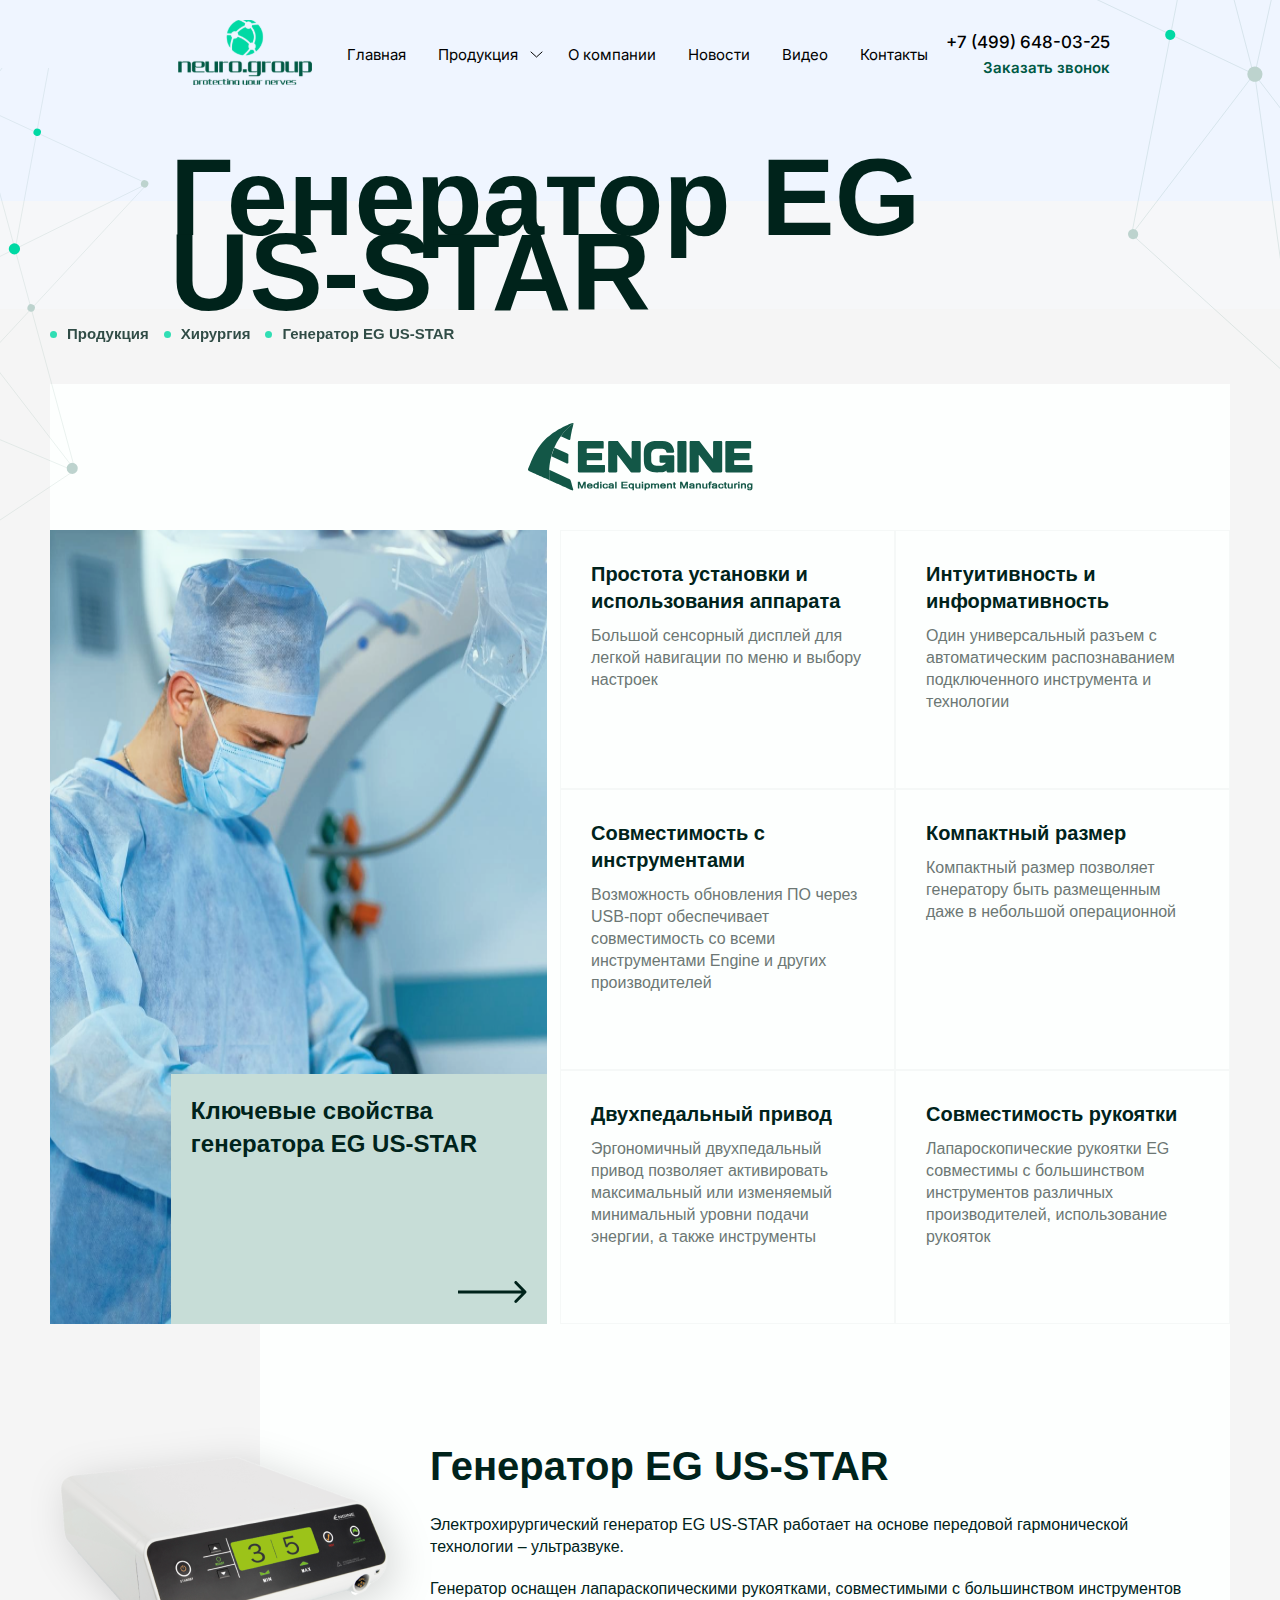
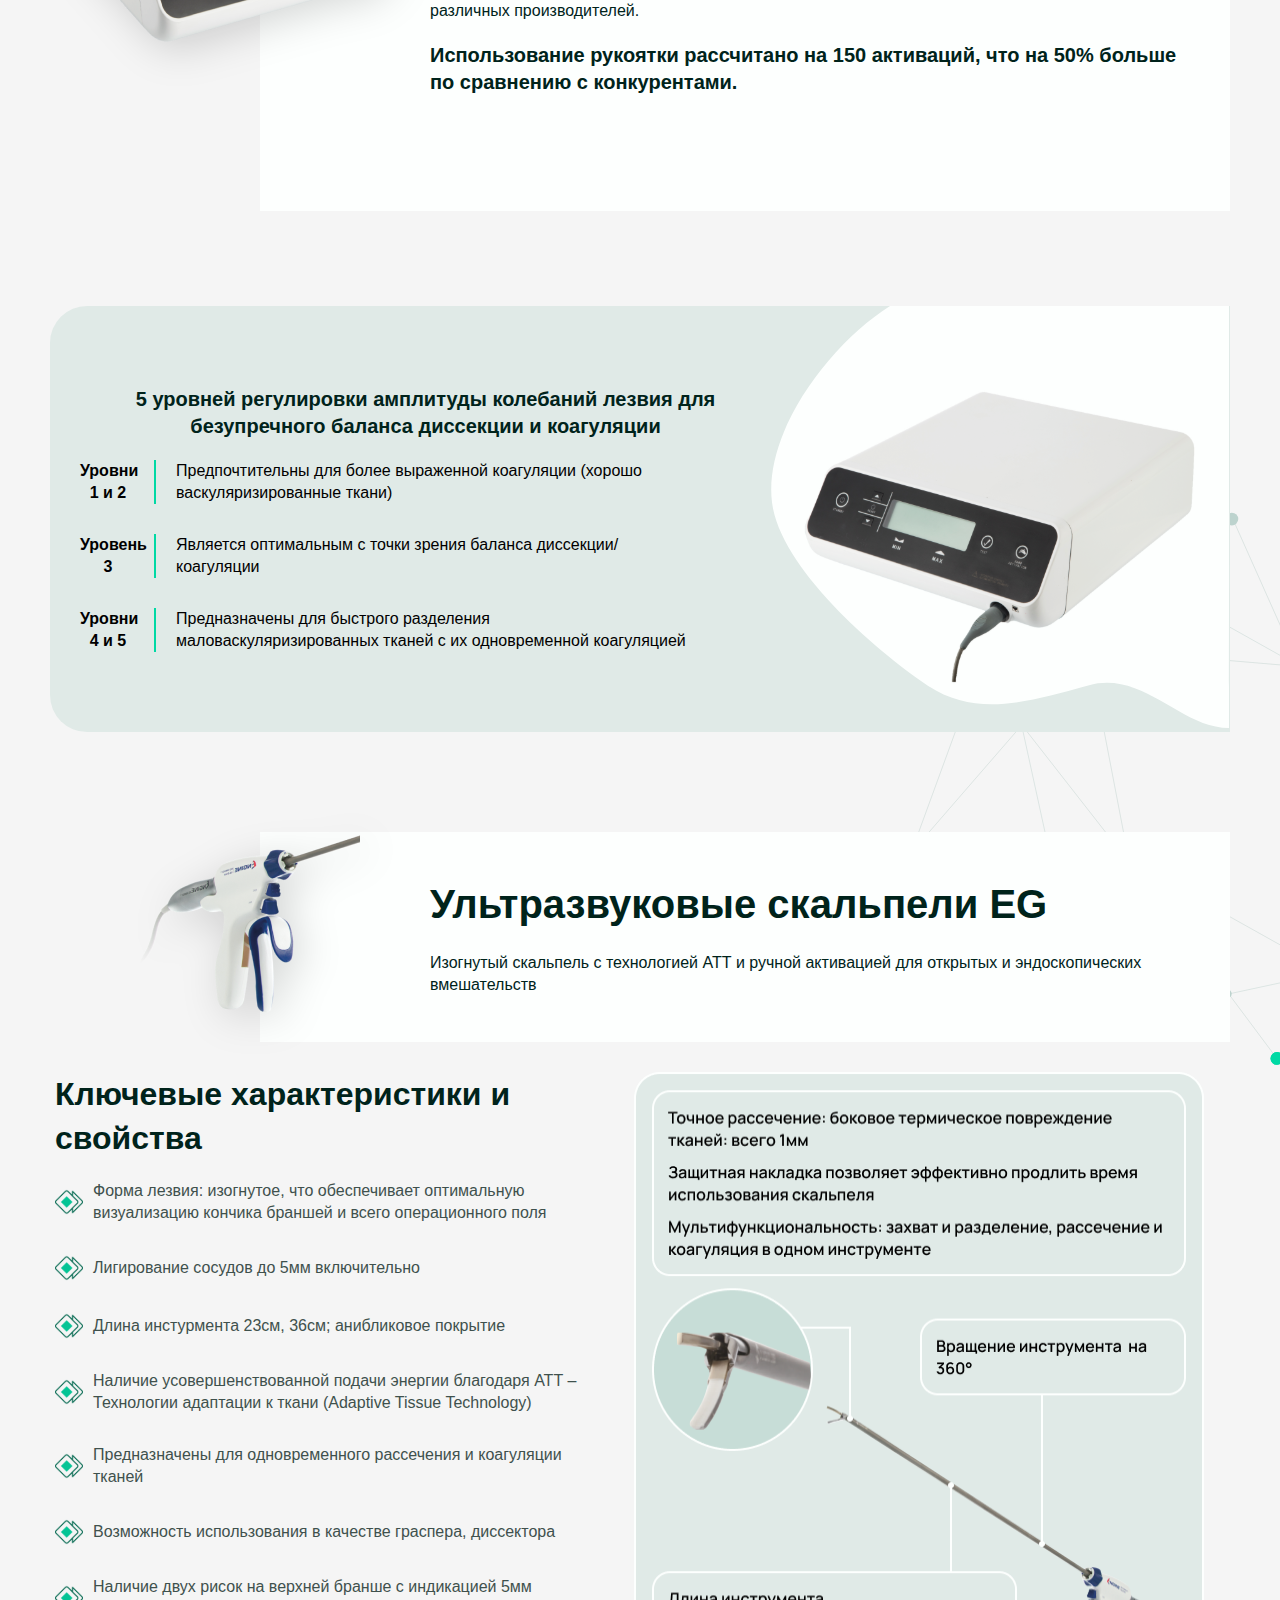
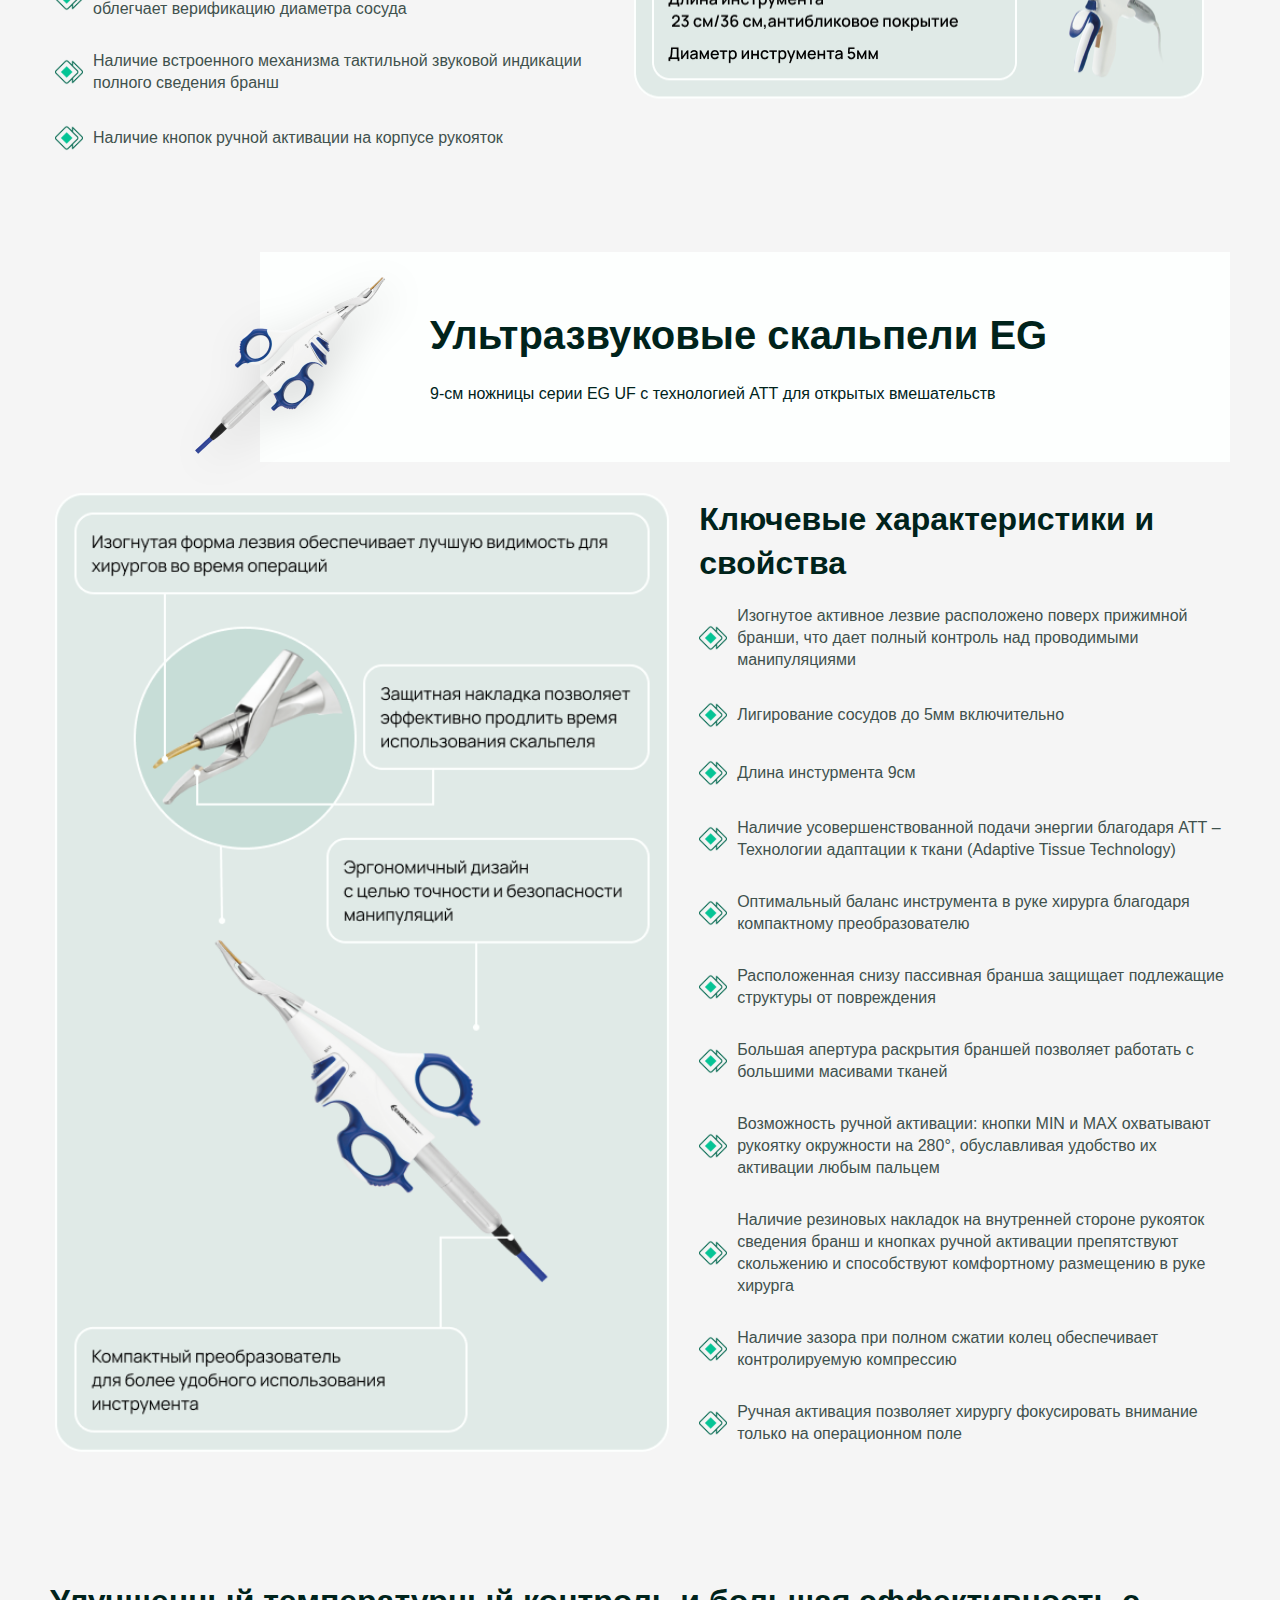
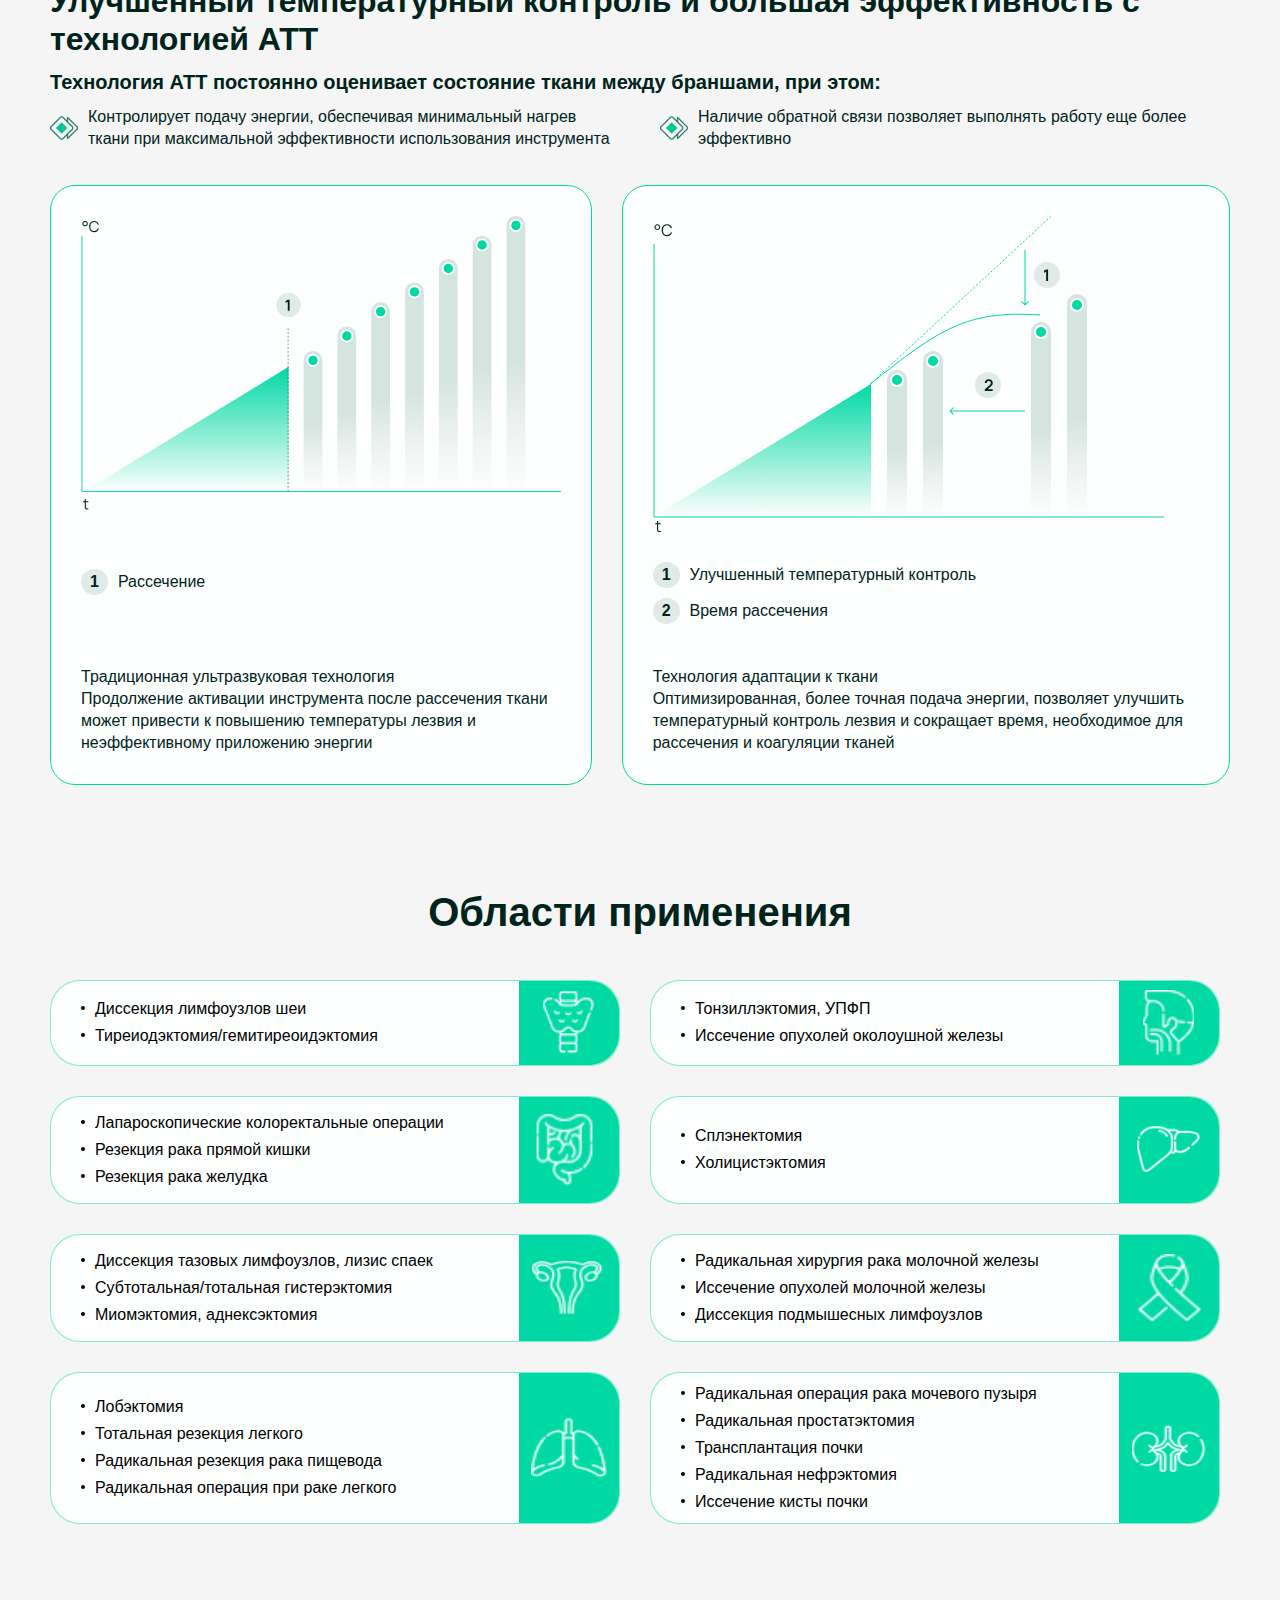
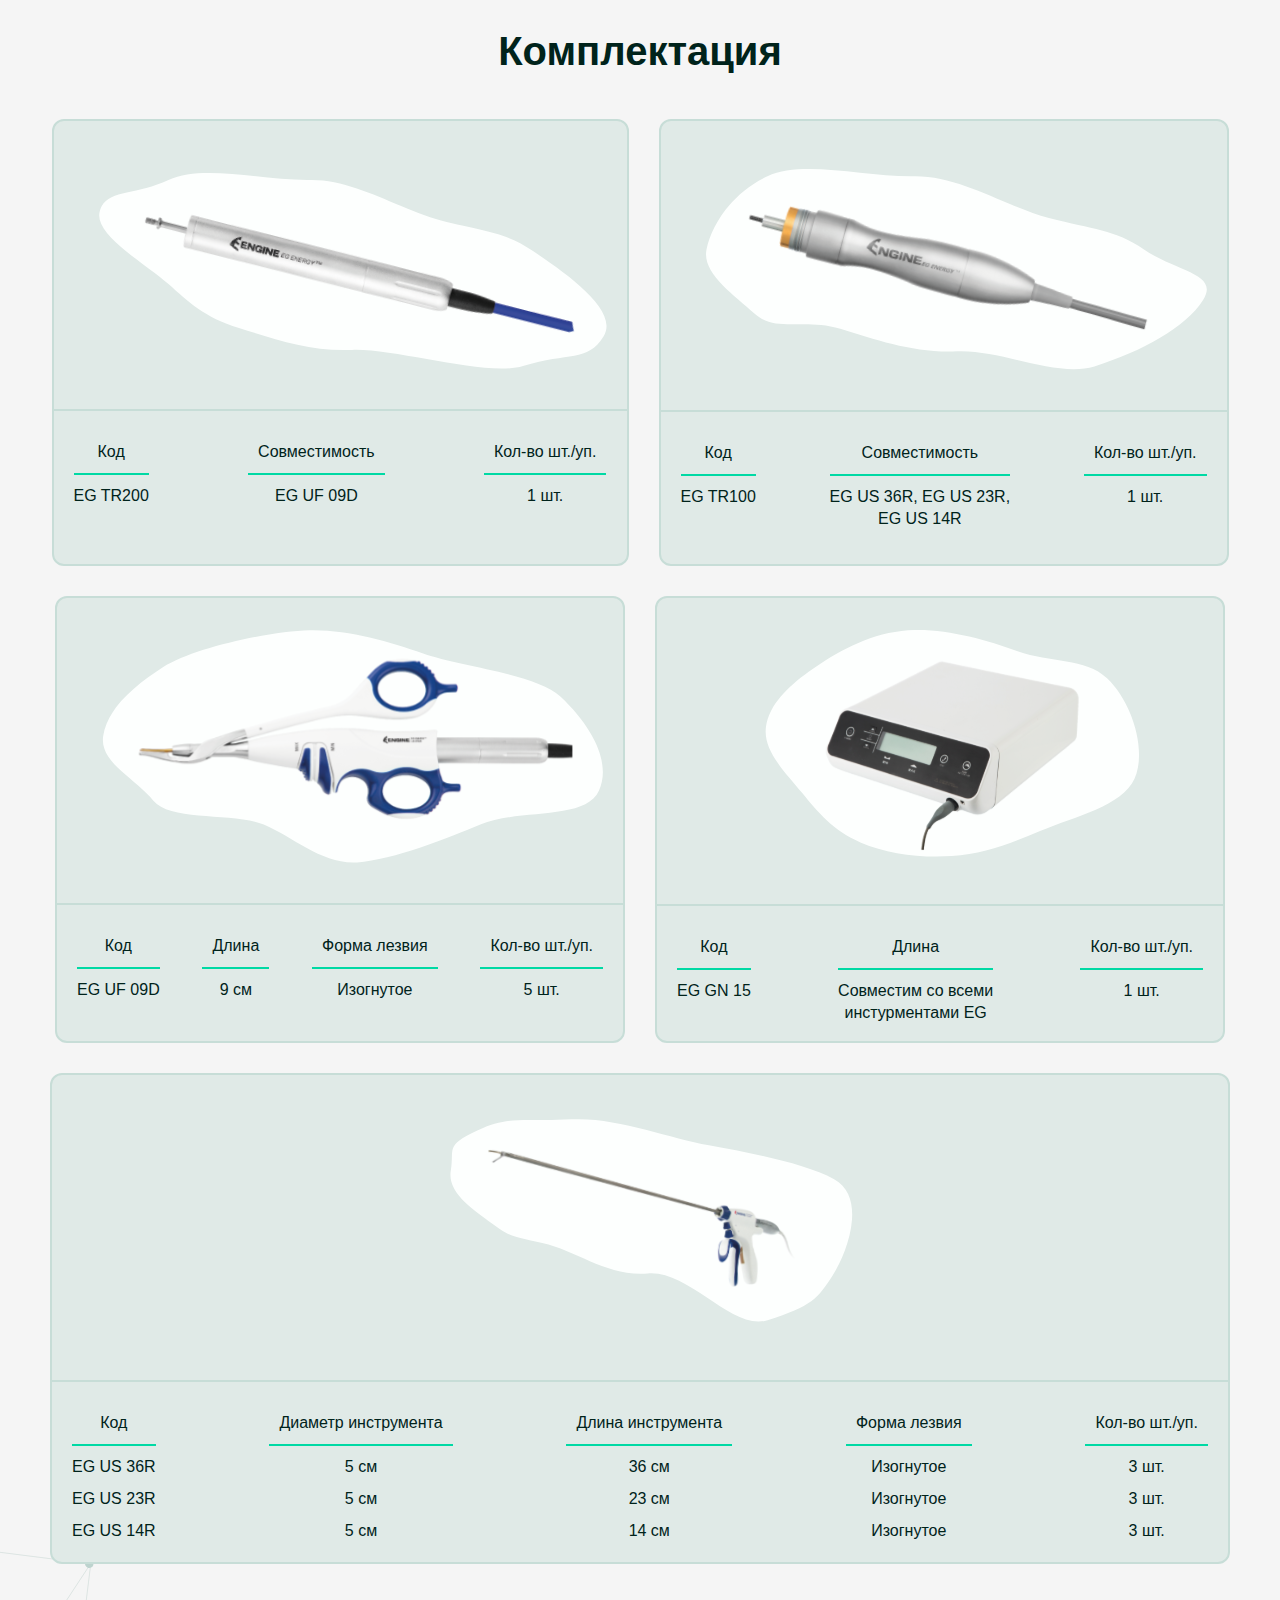
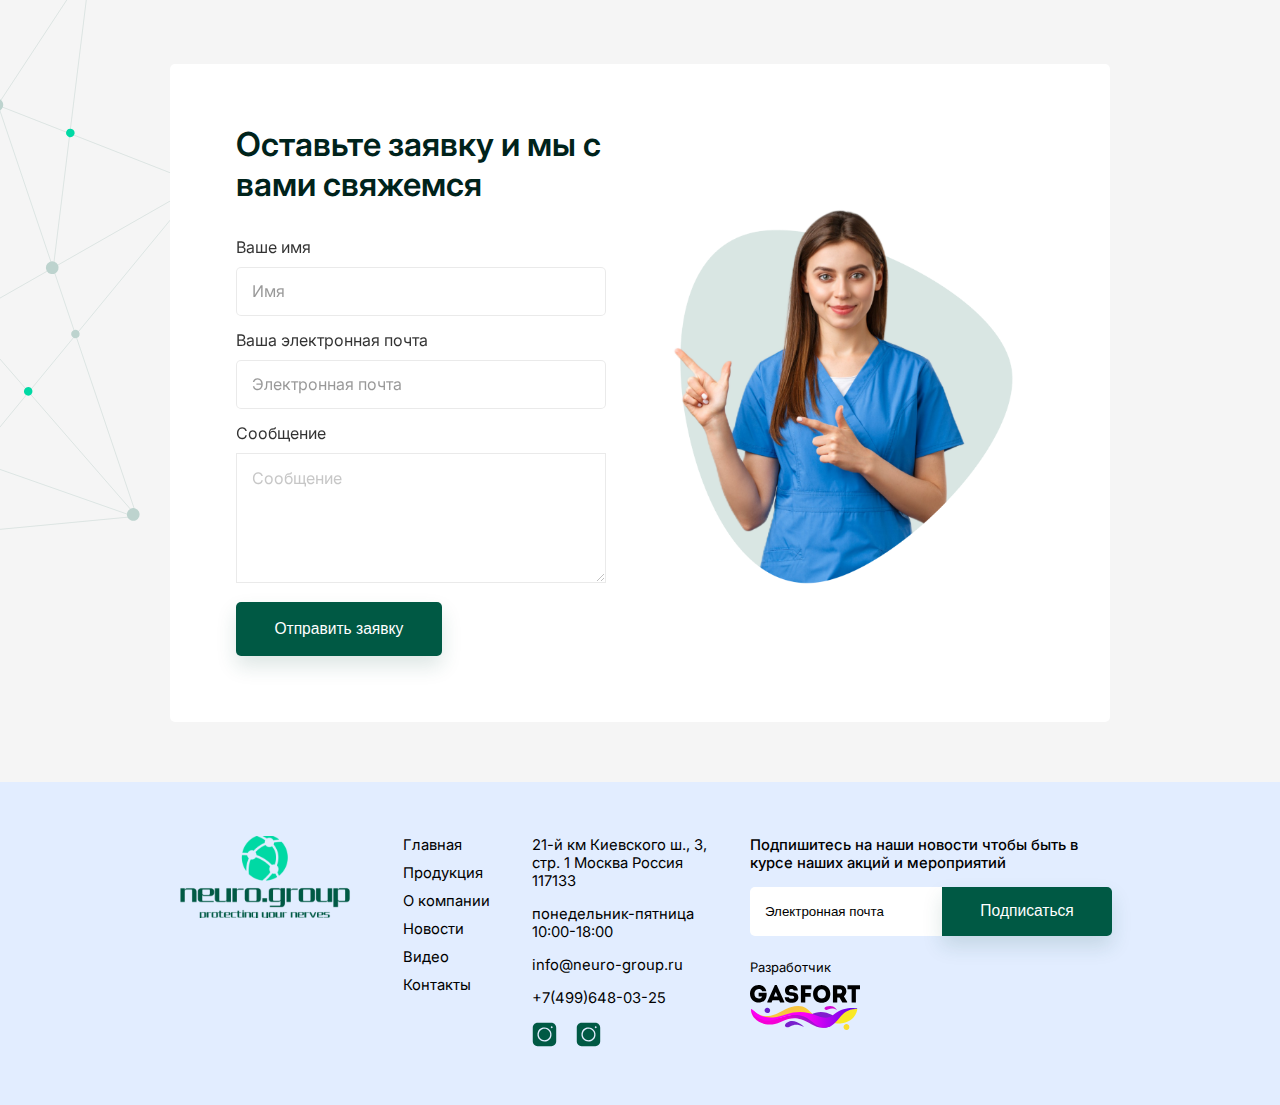
<file: index.html>
<!DOCTYPE html>
<html lang="en">
  <head>
    <meta charset="UTF-8" />
    <meta http-equiv="X-UA-Compatible" content="IE=edge" />
    <meta name="viewport" content="width=device-width, initial-scale=1.0" />
    <link rel="icon" href="favicon.svg" type="image/x-icon" />
    <title>Название сайта</title>
    <!-- Slick slider CSS -->
    <link rel="stylesheet" href="libs/slick-slider/slick.css" />
    <!-- Magnific Popup CSS -->
    <link rel="stylesheet" href="libs/magnific-popup/magnific-popup.css" />
    <!-- Google Fonts -->
    <link rel="preconnect" href="https://fonts.googleapis.com" />
    <link rel="preconnect" href="https://fonts.gstatic.com" crossorigin />
    <link
      href="https://fonts.googleapis.com/css2?family=Inter:wght@100;200;300;400;500;600;700;800;900&family=Roboto:ital,wght@0,100;0,300;0,400;0,500;0,700;0,900;1,100;1,300;1,400;1,500;1,700;1,900&display=swap"
      rel="stylesheet"
    />
    <!-- Базовые стили CSS -->
    <link rel="stylesheet" href="css/fonts.css" />
    <link rel="stylesheet" href="css/main.css" />
    <link rel="stylesheet" href="css/media.css" />
    <link rel="stylesheet" href="css/map.css" />
    <link rel="stylesheet" href="css/mainMenuStyle.css" />
    <link rel="stylesheet" href="css/productionDropdownMenuStyle.css" />
    <link rel="stylesheet" href="./css/generator/generator.css" />
    <link rel="stylesheet" href="./css/generator/generator-media.css" />
    <!-- script -->
    <script src="js/jquery-3.3.1.min.js" defer></script>
    <!-- autoScroll -->
    <script src="js/autosize.js" defer></script>
    <!-- Slick slider JS -->
    <script src="libs/slick-slider/slick.min.js" defer></script>
    <!-- Magnific Popup JS -->
    <script src="libs/magnific-popup/jquery.magnific-popup.min.js" defer></script>
    <!-- Базовые скрипты javascript -->
    <script src="js/main.js" defer></script>
  </head>
  <body>
    <div class="hidden">
      <div class="popup-wrapper" id="popup-wrapper1">
        <div class="popup-title">Заказать звонок</div>
        <div class="popup-subtitle">
          Оставьте заявку и мы перезвоним <br />Вам в ближайшее время
        </div>
        <form class="popup-form">
          <div class="connect-item">
            <div class="connect-item_name">Ваше имя</div>
            <div class="connect-item_field">
              <input type="text" placeholder="Имя" />
            </div>
          </div>
          <div class="connect-item">
            <div class="connect-item_name">Номер телефона</div>
            <div class="connect-item_field">
              <input type="text" placeholder="Электронная почта" />
            </div>
          </div>
          <div class="connect-btn btn">
            <button>Отправить заявку</button>
          </div>
        </form>
      </div>
    </div>
    <div class="hidden">
      <div class="popup-wrapper" id="popup-wrapper2">
        <div class="popup-title">Оформить заказ</div>
        <div class="popup-subtitle">
          Оставьте заявку и мы перезвоним <br />Вам для уточнения деталей заказа
        </div>
        <form class="popup-form">
          <div class="connect-item">
            <div class="connect-item_name">Ваше имя</div>
            <div class="connect-item_field">
              <input type="text" placeholder="Имя" />
            </div>
          </div>
          <div class="connect-item">
            <div class="connect-item_name">Номер телефона</div>
            <div class="connect-item_field">
              <input type="text" placeholder="Электронная почта" />
            </div>
          </div>
          <div class="connect-btn btn">
            <button>Отправить заявку</button>
          </div>
        </form>
      </div>
    </div>
    <div class="hidden">
      <div class="popup-wrapper" id="popup-wrapper3">
        <div class="popup-title">Коммерческое <br />предложение</div>
        <div class="popup-subtitle">Текст с небольшим уточняющим <br />описанием</div>
        <form class="popup-form">
          <div class="connect-item">
            <div class="connect-item_name">Ваше имя</div>
            <div class="connect-item_field">
              <input type="text" placeholder="Имя" />
            </div>
          </div>
          <div class="connect-item">
            <div class="connect-item_name">Номер телефона</div>
            <div class="connect-item_field">
              <input type="text" placeholder="Электронная почта" />
            </div>
          </div>
          <div class="connect-btn btn">
            <button>Отправить заявку</button>
          </div>
        </form>
      </div>
    </div>
    <div class="hidden">
      <div class="popup-wrapper popup-wrapper4" id="popup-wrapper4">
        <div class="popup-title">Спасибо, Ваша <br />заявка принята!</div>
        <div class="popup-subtitle">Мы свяжемся с Вами в ближайшее время</div>
        <div class="connect-btn btn">
          <a href="#">Закрыть</a>
        </div>
      </div>
    </div>
    <section class="main-section">
      <div class="container">
        <header>
          <a href="#" class="logo">
            <img src="img/logo.svg" alt="neuro.group" />
          </a>

          <div class="menu-wrapper">
            <div class="productionInnerMenu">
              <div class="innerUpper">
                <span class="innerName">Продукция</span>
                <div class="innerBack">
                  <img src="img/innerBackArrow.svg" alt="innerBackArrow" />
                  <span>Назад</span>
                </div>
              </div>
              <div class="innerMenuItems">
                <div class="innerMenuItem">
                  <div class="innerMenuItemHeader">
                    <a href="#"><span>Нейрохирургия</span></a>
                    <img
                      class="innerHeaderArrow"
                      src="img/dropdownMenuArrow.svg"
                      alt="dropdownMenuArrow.svg"
                      class="dropdownMenuButton"
                    />
                  </div>
                  <div class="innerMenuItems">
                    <div class="itemName">
                      <a href="#" class="productionItemWithArrow">
                        <span>Нейромониторы</span>
                        <img
                          src="img/dropdownMenuArrow.svg"
                          alt="dropdownMenuArrow.svg"
                          class="dropdownMenuButton"
                        />
                      </a>
                      <div class="innerChildItem">
                        <a href="#"><span>Нейромониторы ISIS C2</span></a>
                        <a href="#"><span>Нейромониторы ISIS IOM</span></a>
                      </div>
                    </div>
                    <a href="#"><span>Навигация CURVE</span></a>
                    <a href="#"><span>KINEVO 900 от ZEISS</span></a>
                    <a href="#"><span>Импланты TMO TianXinFu</span></a>
                  </div>
                </div>
                <div class="innerMenuItem">
                  <div class="innerMenuItemHeader">
                    <a href="#"><span>Хирургия</span></a>
                    <img
                      class="innerHeaderArrow"
                      src="img/dropdownMenuArrow.svg"
                      alt="dropdownMenuArrow.svg"
                      class="dropdownMenuButton"
                    />
                  </div>
                  <div class="innerMenuItems">
                    <a href="#"><span>Нейромонитор ISIS C</span></a>
                    <a href="#"><span>Светодиодные бестеневые операционные лампы YUDA</span></a>
                    <a href="#"><span>Операционные столы YUDA</span></a>
                    <a href="#"
                      ><span>Мобильная напольная операционная лампа YDZ 700 mobile type</span></a
                    >
                    <a href="#"><span>Импланты TMO TianXinFu</span></a>
                  </div>
                </div>
                <div class="innerMenuItem">
                  <div class="innerMenuItemHeader">
                    <a href="#"><span>Нейрофизиология и функциональная диагностика</span></a>
                    <img
                      class="innerHeaderArrow"
                      src="img/dropdownMenuArrow.svg"
                      alt="dropdownMenuArrow.svg"
                      class="dropdownMenuButton"
                    />
                  </div>
                  <div class="innerMenuItems">
                    <a href="#"><span>ISIS IOM SYSTEM</span></a>
                    <a href="#"><span>Монитор церебральных функций Nihon Kohden</span></a>
                    <a href="#"><span>Neurofax EEG-1200</span></a>
                  </div>
                </div>
                <div class="innerMenuItem">
                  <div class="innerMenuItemHeader">
                    <a href="#"><span>Анестезиология и реанимация</span></a>
                    <img
                      class="innerHeaderArrow"
                      src="img/dropdownMenuArrow.svg"
                      alt="dropdownMenuArrow.svg"
                      class="dropdownMenuButton"
                    />
                  </div>
                  <div class="innerMenuItems">
                    <a href="#"><span>Аппарат для гипотермии Allon</span></a>
                    <a href="#"><span>Монитор церебральных функций Nihon Kohden</span></a>
                    <a href="#"><span>Шприцевой насос P-400</span></a>
                    <a href="#"><span>Инфузионный насос Proffar P-100</span></a>
                    <a href="#"><span>Импланты TMO TianXinFu</span></a>
                  </div>
                </div>
                <div class="innerMenuItem">
                  <div class="innerMenuItemHeader">
                    <a href="#"><span>Неонатология</span></a>
                    <img
                      class="innerHeaderArrow"
                      src="img/dropdownMenuArrow.svg"
                      alt="dropdownMenuArrow.svg"
                      class="dropdownMenuButton"
                    />
                  </div>
                  <div class="innerMenuItems">
                    <a href="#"><span>Открытые реанимационные системы Disonmed</span></a>
                    <a href="#"><span>Аппарат для детской фототерапии BL-50</span></a>
                    <a href="#"><span>Неонатальные инкубаторы Disonmed</span></a>
                    <a href="#"><span>Комплектующие</span></a>
                  </div>
                </div>
              </div>
            </div>
            <div class="menu-uzor">
              <img src="img/menu-uzor.svg" />
            </div>
            <ul class="menu-box">
              <li><a href="#">Главная</a></li>
              <li class="productionMenuHoverItem">
                <a href="#" class="menu-box_main">Продукция</a>
                <div class="productionDropdownMenu">
                  <div class="productionDropdownMenuUpper">
                    <div class="productionDropdownMenuItem">
                      <img
                        class="productionMenuMainImage"
                        src="img/dropdownMenuImage1.svg"
                        alt="dropdownMenuImage1"
                      />
                      <a href="#" class="itemHeader"
                        ><span>Нейрохирургия</span
                        ><img
                          src="img/dropdownMenuArrow.svg"
                          alt="dropdownMenuArrow.svg"
                          class="dropdownMenuButton"
                      /></a>
                      <div class="productionMenuItems">
                        <div class="itemName">
                          <a href="#" class="productionItemWithArrow">
                            <span class="underLinedLink">Нейромониторы</span>
                            <img
                              src="img/dropdownMenuArrow.svg"
                              alt="dropdownMenuArrow.svg"
                              class="dropdownMenuButton"
                            />
                          </a>
                          <div class="productionChildItem">
                            <a href="#"
                              ><span class="underLinedLink">Нейромониторы ISIS C2</span></a
                            >
                            <a href="#"
                              ><span class="underLinedLink">Нейромониторы ISIS IOM</span></a
                            >
                          </div>
                        </div>
                        <a href="#"><span class="underLinedLink">Навигация CURVE</span></a>
                        <a href="#"><span class="underLinedLink">KINEVO 900 от ZEISS</span></a>
                        <a href="#"><span class="underLinedLink">Импланты TMO TianXinFu</span></a>
                      </div>
                    </div>
                    <div class="productionDropdownMenuItem">
                      <img
                        class="productionMenuMainImage"
                        src="img/dropdownMenuImage2.svg"
                        alt="dropdownMenuImage2"
                      />
                      <a href="#" class="itemHeader"
                        ><span>Хирургия</span
                        ><img
                          src="img/dropdownMenuArrow.svg"
                          alt="dropdownMenuArrow.svg"
                          class="dropdownMenuButton"
                      /></a>
                      <div class="productionMenuItems">
                        <a href="#"><span class="underLinedLink">Нейромонитор ISIS C</span></a>
                        <a href="#"
                          ><span class="underLinedLink"
                            >Светодиодные бестеневые операционные лампы YUDA</span
                          ></a
                        >
                        <a href="#"><span class="underLinedLink">Операционные столы YUDA</span></a>
                        <a href="#"
                          ><span class="underLinedLink"
                            >Мобильная напольная операционная лампа YDZ 700 mobile type</span
                          ></a
                        >
                        <a href="#"><span class="underLinedLink">Импланты TMO TianXinFu</span></a>
                      </div>
                    </div>
                    <div class="productionDropdownMenuItem">
                      <img
                        class="productionMenuMainImage"
                        src="img/dropdownMenuImage3.svg"
                        alt="dropdownMenuImage3"
                      />
                      <a href="#" class="itemHeader"
                        ><span>Нейрофизиология и функциональная диагностика</span
                        ><img
                          src="img/dropdownMenuArrow.svg"
                          alt="dropdownMenuArrow.svg"
                          class="dropdownMenuButton"
                      /></a>
                      <div class="productionMenuItems">
                        <a href="#"><span class="underLinedLink">ISIS IOM SYSTEM</span></a>
                        <a href="#"
                          ><span class="underLinedLink"
                            >Монитор церебральных функций Nihon Kohden</span
                          ></a
                        >
                        <a href="#"><span class="underLinedLink">Neurofax EEG-1200</span></a>
                      </div>
                    </div>
                    <div class="productionDropdownMenuItem">
                      <img
                        class="productionMenuMainImage"
                        src="img/dropdownMenuImage4.svg"
                        alt="dropdownMenuImage4"
                      />
                      <a href="#" class="itemHeader"
                        ><span>Анастезиология и реанимация</span
                        ><img
                          src="img/dropdownMenuArrow.svg"
                          alt="dropdownMenuArrow.svg"
                          class="dropdownMenuButton"
                      /></a>
                      <div class="productionMenuItems">
                        <a href="#"
                          ><span class="underLinedLink">Аппарат для гипотермии Allon</span></a
                        >
                        <a href="#"
                          ><span class="underLinedLink"
                            >Монитор церебральных функций Nihon Kohden</span
                          ></a
                        >
                        <a href="#"><span class="underLinedLink">Шприцевой насос P-400</span></a>
                        <a href="#"
                          ><span class="underLinedLink">Инфузионный насос Proffar P-100</span></a
                        >
                        <a href="#"><span class="underLinedLink">Импланты TMO TianXinFu</span></a>
                      </div>
                    </div>
                    <div class="productionDropdownMenuItem">
                      <img
                        class="productionMenuMainImage"
                        src="img/dropdownMenuImage5.svg"
                        alt="dropdownMenuImage5"
                      />
                      <a href="#" class="itemHeader"
                        ><span>Неонатология</span
                        ><img
                          src="img/dropdownMenuArrow.svg"
                          alt="dropdownMenuArrow.svg"
                          class="dropdownMenuButton"
                      /></a>
                      <div class="productionMenuItems">
                        <a href="#"
                          ><span class="underLinedLink"
                            >Открытые реанимационные системы Disonmed</span
                          ></a
                        >
                        <a href="#"
                          ><span class="underLinedLink"
                            >Аппарат для детской фототерапии BL-50</span
                          ></a
                        >
                        <a href="#"
                          ><span class="underLinedLink">Неонатальные инкубаторы Disonmed</span></a
                        >
                        <a href="#"><span class="underLinedLink">Комплектующие</span></a>
                      </div>
                    </div>
                  </div>
                  <div class="productionDropdownMenuBottom">
                    <img
                      src="img/productsDropdownMenuImageBottom.svg"
                      alt="productsDropdownMenuImageBottom"
                    />
                    <div class="bottomDropdownMenu">
                      <a href="#" class="itemHeader"
                        ><span class="underLinedLink">Комплектующие</span
                        ><img
                          src="img/dropdownMenuArrow.svg"
                          alt="dropdownMenuArrow.svg"
                          class="dropdownMenuButton"
                      /></a>
                      <div class="bottomMenuChilds">
                        <a href="#"><span class="underLinedLink">Нейрохирургия</span></a>
                        <a href="#"
                          ><span class="underLinedLink">Анастезиология и реанимация</span></a
                        >
                        <a href="#"><span class="underLinedLink">Неонатология</span></a>
                      </div>
                    </div>
                  </div>
                </div>
              </li>
              <li><a href="#">О компании</a></li>
              <li><a href="#">Новости</a></li>
              <li><a href="#">Видео</a></li>
              <li><a href="#" class="menu-margin">Контакты</a></li>
            </ul>
            <div class="close-icon">
              <img src="img/close-icon.svg" />
            </div>
          </div>

          <div class="header-phone">
            <div class="header-phone_number">+7 (499) 648-03-25</div>
            <div class="header-phone_btn">
              <a href="#">Заказать звонок</a>
            </div>
          </div>
          <div class="burger-icon">
            <img src="img/burger-icon.svg" />
          </div>
        </header>
        <section class="header">
          <div class="container">
            <div class="content-header">
              <h1 class="page-title">Генератор EG US-STAR</h1>
            </div>
          </div>
        </section>
      </div>
      <div class="main-uzor">
        <img src="img/main-uzor-left.svg" />
      </div>
      <div class="main-uzor2">
        <img src="img/main-uzor-right.svg" />
      </div>
    </section>
    <section class="links">
      <div class="container">
        <ul>
          <li class="circle"><a href="#">Продукция</a></li>
          <li class="circle"><a href="#">Хирургия</a></li>
          <li class="circle"><a href="#">Генератор EG US-STAR</a></li>
        </ul>
      </div>
    </section>
    <section class="generator-info">
      <div class="container">
        <div class="top-img-container">
          <img src="./img/Group.svg" alt="" />
          <img class="hidden" src="./img/logo-adaptivsvg.svg" alt="" />
        </div>
        <div class="columns-container">
          <div class="column">
            <img src="./img/generator-column-img.png" alt="" />
            <img class="hidden" src="./img/generator-info-adaptiv.svg" alt="" />
            <div class="info-container">
              <p>
                Ключевые свойства<br />
                генератора EG US-STAR
              </p>
              <div class="info-img-container">
                <img src="./img/black-arrow.svg" alt="" />
                <img class="hidden" src="./img/black-arrow-adaptiv.svg" alt="" />
              </div>
            </div>
          </div>
          <div class="column">
            <div class="column-item">
              <h6>Простота установки и использования аппарата</h6>
              <span>
                Большой сенсорный дисплей для легкой навигации по меню и выбору настроек
              </span>
            </div>
            <div class="column-item">
              <h6>Интуитивность и информативность</h6>
              <span>
                Один универсальный разъем с автоматическим распознаванием подключенного инструмента
                и технологии
              </span>
            </div>
            <div class="column-item">
              <h6>Совместимость с инструментами</h6>
              <span>
                Возможность обновления ПО через USB-порт обеспечивает совместимость со всеми
                инструментами Engine и других производителей
              </span>
            </div>
            <div class="column-item">
              <h6>Компактный размер</h6>
              <span>
                Компактный размер позволяет генератору быть размещенным даже в небольшой
                операционной
              </span>
            </div>
            <div class="column-item">
              <h6>Двухпедальный привод</h6>
              <span>
                Эргономичный двухпедальный привод позволяет активировать максимальный или изменяемый
                минимальный уровни подачи энергии, а также инструменты
              </span>
            </div>
            <div class="column-item">
              <h6>Совместимость рукоятки</h6>
              <span>
                Лапароскопические рукоятки EG совместимы с большинством инструментов различных
                производителей, использование рукояток
              </span>
            </div>
          </div>
        </div>
        <!-- <div class="bottom-text-container">
          <img src="./img/white-paper.svg" alt="" />
          <div class="text-wrapper">
            <h6>Генератор EG US-STAR</h6>
            <p>
              Электрохирургический генератор EG US-STAR работает на основе
              передовой гармонической технологии – ультразвуке.
            </p>
            <p>
              Генератор оснащен лапараскопическими рукоятками, совместимыми с
              большинством инструментов различных производителей. Использование
              рукоятки рассчитано на 150 активаций, что на 50% больше по
              сравнению с конкурентами.
            </p>
          </div>
        </div> -->
        <section class="product-info">
          <div class="container">
            <img src="./img/generator-img.png" alt="" />

            <div class="text-container">
              <h5>Генератор EG US-STAR</h5>
              <span
                >Электрохирургический генератор EG US-STAR работает на основе передовой
                гармонической технологии – ультразвуке.</span
              >
              <span
                >Генератор оснащен лапараскопическими рукоятками, совместимыми с большинством
                инструментов различных производителей.
              </span>
              <b
                >Использование рукоятки рассчитано на 150 активаций, что на 50% больше по сравнению
                с конкурентами.</b
              >
            </div>
          </div>
        </section>
      </div>
    </section>
    <section class="levels-info">
      <img class="levels-bg" src="./img/background.svg" alt="" />
      <div class="container">
        <div class="text-container">
          <div class="text-title">
            <h5>
              5 уровней регулировки амплитуды колебаний лезвия для безупречного баланса диссекции и
              коагуляции
            </h5>
          </div>
          <ul>
            <li>
              <div class="level-wrapper">
                Уровни<br />
                1 и 2
              </div>
              <span
                >Предпочтительны для более выраженной коагуляции (хорошо васкуляризированные
                ткани)</span
              >
            </li>

            <li>
              <div class="level-wrapper">
                Уровень<br />
                3
              </div>
              <span>Является оптимальным с точки зрения баланса диссекции/<br />коагуляции</span>
            </li>
            <li>
              <div class="level-wrapper">
                Уровни<br />
                4 и 5
              </div>
              <span
                >Предназначены для быстрого разделения<br />
                маловаскуляризированных тканей с их одновременной коагуляцией</span
              >
            </li>
          </ul>
        </div>
        <div class="img-container">
          <img src="./img/generator-info-img.svg" alt="" />
          <img class="hidden" src="./img/levels-info-adaptiv.svg" alt="" />
        </div>
      </div>
    </section>
    <section class="product-info">
      <div class="container">
        <img src="./img/skalpel-img.png" alt="" />

        <div class="text-container">
          <h5>Ультразвуковые скальпели EG</h5>
          <span
            >Изогнутый скальпель с технологией АТТ и ручной активацией для открытых и
            эндоскопических вмешательств</span
          >
        </div>
      </div>
    </section>
    <section class="product-info-list">
      <div class="container">
        <div class="product-info-list-container">
          <h5>Ключевые характеристики и свойства</h5>
          <ul>
            <li>
              <img src="./img/list-mark.svg" alt="" />
              <span
                >Форма лезвия: изогнутое, что обеспечивает оптимальную визуализацию кончика браншей
                и всего операционного поля</span
              >
            </li>
            <li>
              <img src="./img/list-mark.svg" alt="" />
              <span>Лигирование сосудов до 5мм включительно </span>
            </li>
            <li>
              <img src="./img/list-mark.svg" alt="" />
              <span>Длина инстурмента 23см, 36см; анибликовое покрытие </span>
            </li>
            <li>
              <img src="./img/list-mark.svg" alt="" />
              <span
                >Наличие усовершенствованной подачи энергии благодаря АТТ – Технологии адаптации к
                ткани (Adaptive Tissue Technology)
              </span>
            </li>
            <li>
              <img src="./img/list-mark.svg" alt="" />
              <span>Предназначены для одновременного рассечения и коагуляции тканей </span>
            </li>
            <li>
              <img src="./img/list-mark.svg" alt="" />
              <span>Возможность использования в качестве граспера, диссектора </span>
            </li>
            <li>
              <img src="./img/list-mark.svg" alt="" />
              <span
                >Наличие двух рисок на верхней бранше с индикацией 5мм облегчает верификацию
                диаметра сосуда
              </span>
            </li>
            <li>
              <img src="./img/list-mark.svg" alt="" />
              <span
                >Наличие встроенного механизма тактильной звуковой индикации полного сведения бранш
              </span>
            </li>
            <li>
              <img src="./img/list-mark.svg" alt="" />
              <span>Наличие кнопок ручной активации на корпусе рукояток </span>
            </li>
          </ul>
        </div>

        <img src="./img/product-info-img.png" alt="" />
      </div>
    </section>
    <section class="product-info skalpel-2">
      <div class="container">
        <img src="./img/skalpel-2-img.png" alt="" />

        <div class="text-container">
          <h5>Ультразвуковые скальпели EG</h5>
          <span>9-см ножницы серии EG UF с технологией АТТ для открытых вмешательств</span>
        </div>
      </div>
    </section>
    <section class="product-info-list reverse">
      <div class="container">
        <div class="product-info-list-container">
          <h5>Ключевые характеристики и свойства</h5>
          <ul>
            <li>
              <img src="./img/list-mark.svg" alt="" />
              <span
                >Изогнутое активное лезвие расположено поверх прижимной бранши, что дает полный
                контроль над проводимыми манипуляциями
              </span>
            </li>
            <li>
              <img src="./img/list-mark.svg" alt="" />
              <span>Лигирование сосудов до 5мм включительно </span>
            </li>
            <li>
              <img src="./img/list-mark.svg" alt="" />
              <span>Длина инстурмента 9см </span>
            </li>
            <li>
              <img src="./img/list-mark.svg" alt="" />
              <span
                >Наличие усовершенствованной подачи энергии благодаря АТТ – Технологии адаптации к
                ткани (Adaptive Tissue Technology)
              </span>
            </li>
            <li>
              <img src="./img/list-mark.svg" alt="" />
              <span
                >Оптимальный баланс инструмента в руке хирурга благодаря компактному преобразователю
              </span>
            </li>
            <li>
              <img src="./img/list-mark.svg" alt="" />
              <span
                >Расположенная снизу пассивная бранша защищает подлежащие структуры от повреждения
              </span>
            </li>
            <li>
              <img src="./img/list-mark.svg" alt="" />
              <span
                >Большая апертура раскрытия браншей позволяет работать с большими масивами тканей
              </span>
            </li>
            <li>
              <img src="./img/list-mark.svg" alt="" />
              <span
                >Возможность ручной активации: кнопки MIN и MAX охватывают рукоятку окружности на
                280°, обуславливая удобство их активации любым пальцем
              </span>
            </li>
            <li>
              <img src="./img/list-mark.svg" alt="" />
              <span
                >Наличие резиновых накладок на внутренней стороне рукояток сведения бранш и кнопках
                ручной активации препятствуют скольжению и способствуют комфортному размещению в
                руке хирурга
              </span>
            </li>
            <li>
              <img src="./img/list-mark.svg" alt="" />
              <span
                >Наличие зазора при полном сжатии колец обеспечивает контролируемую компрессию
              </span>
            </li>
            <li>
              <img src="./img/list-mark.svg" alt="" />
              <span
                >Ручная активация позволяет хирургу фокусировать внимание только на операционном
                поле
              </span>
            </li>
          </ul>
        </div>
        <img src="./img/product-info-img-2.png" alt="" />
      </div>
    </section>
    <section class="graphics">
      <div class="container">
        <div class="graphic-title">
          <h5>Улучшенный температурный контроль и большая эффективность с технологией АТТ</h5>
        </div>

        <div class="graphic-sub-title">
          <h6>Технология АТТ постоянно оценивает состояние ткани между браншами, при этом:</h6>
        </div>
        <div class="graphic-info">
          <div class="item-title">
            <img src="./img/list-mark.svg" alt="" />
            <span
              >Контролирует подачу энергии, обеспечивая минимальный нагрев ткани при максимальной
              эффективности использования инструмента</span
            >
          </div>
          <div class="item-title">
            <img src="./img/list-mark.svg" alt="" />
            <span>Наличие обратной связи позволяет выполнять работу еще более эффективно</span>
          </div>
        </div>
        <div class="graphics-items-container">
          <div class="item">
            <div class="item-content">
              <div class="item-graphic-container">
                <img src="./img/graphic-1.svg" alt="" />
              </div>
              <ul>
                <li><span>1</span>Рассечение</li>
              </ul>
              <div class="text-container">
                <span
                  >Традиционная ультразвуковая технология<br />
                  Продолжение активации инструмента после рассечения ткани может привести к
                  повышению температуры лезвия и неэффективному приложению энергии</span
                >
              </div>
            </div>
          </div>
          <div class="item">
            <div class="item-content">
              <div class="item-graphic-container">
                <img src="./img/graphic-2.svg" alt="" />
              </div>
              <ul>
                <li><span>1</span>Улучшенный температурный контроль</li>
                <li><span>2</span>Время рассечения</li>
              </ul>
              <div class="text-container">
                <span
                  >Технология адаптации к ткани<br />
                  Оптимизированная, более точная подача энергии, позволяет улучшить температурный
                  контроль лезвия и сокращает время, необходимое для рассечения и коагуляции
                  тканей</span
                >
              </div>
            </div>
          </div>
        </div>
      </div>
    </section>
    <section class="usedge">
      <div class="container">
        <div class="usedge-title">
          <h5>Области применения</h5>
        </div>
        <div class="usedge-items-container">
          <div class="usedge-item">
            <ul>
              <li>Диссекция лимфоузлов шеи</li>
              <li>Тиреиодэктомия/гемитиреоидэктомия</li>
            </ul>
            <img src="./img/usedge-item-img.svg" alt="" />
            <img class="hidden" src="./img/usedge-adaptiv-1.svg" alt="" />
          </div>
          <div class="usedge-item">
            <ul>
              <li>Тонзиллэктомия, УПФП</li>
              <li>Иссечение опухолей околоушной железы</li>
            </ul>
            <img src="./img/usedge-item-img-2.svg" alt="" />
            <img class="hidden" src="./img/usedge-adaptiv-2.svg" alt="" />
          </div>
          <div class="usedge-item">
            <ul>
              <li>Лапароскопические колоректальные операции</li>
              <li>Резекция рака прямой кишки</li>
              <li>Резекция рака желудка</li>
            </ul>
            <img src="./img/usedge-item-img-3.svg" alt="" />
            <img class="hidden" src="./img/usedge-adaptiv-3.svg" alt="" />
          </div>
          <div class="usedge-item">
            <ul>
              <li>Сплэнектомия</li>
              <li>Холицистэктомия</li>
            </ul>
            <img src="./img/usedge-item-img-4.svg" alt="" />
            <img class="hidden" src="./img/usedge-adaptiv-4.svg" alt="" />
          </div>
          <div class="usedge-item">
            <ul>
              <li>Диссекция тазовых лимфоузлов, лизис спаек</li>
              <li>Субтотальная/тотальная гистерэктомия</li>
              <li>Миомэктомия, аднексэктомия</li>
            </ul>
            <img src="./img/usedge-item-img-5.svg" alt="" />
            <img class="hidden" src="./img/usedge-adaptiv-5.svg" alt="" />
          </div>
          <div class="usedge-item">
            <ul>
              <li>Радикальная хирургия рака молочной железы</li>
              <li>Иссечение опухолей молочной железы</li>
              <li>Диссекция подмышесных лимфоузлов</li>
            </ul>
            <img src="./img/usedge-item-img-6.svg" alt="" />
            <img class="hidden" src="./img/usedge-adaptiv-6.svg" alt="" />
          </div>
          <div class="usedge-item">
            <ul>
              <li>Лобэктомия</li>
              <li>Тотальная резекция легкого</li>
              <li>Радикальная резекция рака пищевода</li>
              <li>Радикальная операция при раке легкого</li>
            </ul>
            <img src="./img/usedge-item-img-7.svg" alt="" />
            <img class="hidden" src="./img/usedge-adaptiv-7.svg" alt="" />
          </div>
          <div class="usedge-item">
            <ul>
              <li>Радикальная операция рака мочевого пузыря</li>
              <li>Радикальная простатэктомия</li>
              <li>Трансплантация почки</li>
              <li>Радикальная нефрэктомия</li>
              <li>Иссечение кисты почки</li>
            </ul>
            <img src="./img/usedge-item-img-8.svg" alt="" />
            <img class="hidden" src="./img/usedge-adaptiv-8.svg" alt="" />
          </div>
        </div>
      </div>
    </section>
    <section class="equipment">
      <div class="container">
        <div class="equipment-title">
          <h5>Комплектация</h5>
        </div>
        <div class="equipment-items-container">
          <div class="equipment-item">
            <img src="./img/equipment-1.svg" alt="" />
            <img class="hidden" src="./img/equipment-adaptiv-1.svg" alt="" />
            <div class="text-container">
              <div class="text-item">
                <h6>Код</h6>
                <span>EG TR200</span>
              </div>
              <div class="text-item">
                <h6>Совместимость</h6>
                <span>EG UF 09D</span>
              </div>
              <div class="text-item">
                <h6>Кол-во шт./уп.</h6>
                <span>1 шт.</span>
              </div>
            </div>
          </div>
          <div class="equipment-item">
            <img src="./img/equipment-2.svg" alt="" />
            <img class="hidden" src="./img/equipment-adaptiv-2svg.svg" alt="" />

            <div class="text-container">
              <div class="text-item">
                <h6>Код</h6>
                <span>EG TR100</span>
              </div>
              <div class="text-item">
                <h6>Совместимость</h6>
                <span
                  >EG US 36R, EG US 23R,<br />
                  EG US 14R
                </span>
              </div>
              <div class="text-item">
                <h6>Кол-во шт./уп.</h6>
                <span>1 шт.</span>
              </div>
            </div>
          </div>
          <div class="equipment-item">
            <img src="./img/equipment-3.svg" alt="" />
            <img class="hidden" src="./img/equipment-adaptiv-3.svg" alt="" />

            <div class="text-container">
              <div class="text-item">
                <h6>Код</h6>
                <span>EG UF 09D</span>
              </div>
              <div class="text-item">
                <h6>Длина</h6>
                <span>9 см</span>
              </div>
              <div class="text-item">
                <h6>Форма лезвия</h6>
                <span>Изогнутое</span>
              </div>
              <div class="text-item">
                <h6>Кол-во шт./уп.</h6>
                <span>5 шт.</span>
              </div>
            </div>
          </div>
          <div class="equipment-item">
            <img src="./img/equipment-4.svg" alt="" />
            <img class="hidden" src="./img/equipment-adaptiv-4.svg" alt="" />

            <div class="text-container">
              <div class="text-item">
                <h6>Код</h6>
                <span>EG GN 15</span>
              </div>
              <div class="text-item">
                <h6>Длина</h6>
                <span
                  >Совместим со всеми<br />
                  инстурментами EG</span
                >
              </div>

              <div class="text-item">
                <h6>Кол-во шт./уп.</h6>
                <span>1 шт.</span>
              </div>
            </div>
          </div>
          <div class="equipment-item main-equipment-item">
            <img src="./img/equipment-5.svg" alt="" />
            <img class="hidden" src="./img/equipment-adaptiv-5.svg" alt="" />

            <div class="text-container">
              <div class="text-item">
                <h6>Код</h6>
                <span>EG US 36R</span>
                <span>EG US 23R</span>
                <span>EG US 14R</span>
              </div>
              <div class="text-item">
                <h6>Диаметр инструмента</h6>
                <span>5 см</span>
                <span>5 см</span>
                <span>5 см</span>
              </div>
              <div class="text-item">
                <h6>Длина инструмента</h6>
                <span>36 см</span>
                <span>23 см</span>
                <span>14 см</span>
              </div>
              <div class="text-item">
                <h6>Форма лезвия</h6>
                <span>Изогнутое</span>
                <span>Изогнутое</span>
                <span>Изогнутое</span>
              </div>
              <div class="text-item">
                <h6>Кол-во шт./уп.</h6>
                <span>3 шт.</span>
                <span>3 шт.</span>
                <span>3 шт.</span>
              </div>
            </div>
          </div>
        </div>
      </div>
    </section>
    <section class="connect-section">
      <div class="about-uzor3">
        <img src="img/about-uzor3.svg" />
      </div>
      <div class="container">
        <div class="connect-wrapper">
          <div class="connect-left">
            <div class="connect-title title">
              <h2>Оставьте заявку и мы с вами свяжемся</h2>
            </div>
            <form class="connect-form">
              <div class="connect-item">
                <div class="connect-item_name">Ваше имя</div>
                <div class="connect-item_field">
                  <input type="text" placeholder="Имя" />
                </div>
              </div>
              <div class="connect-item">
                <div class="connect-item_name">Ваша электронная почта</div>
                <div class="connect-item_field">
                  <input type="text" placeholder="Электронная почта" />
                </div>
              </div>
              <div class="connect-item">
                <div class="connect-item_name">Сообщение</div>
                <div class="connect-item_field">
                  <textarea placeholder="Сообщение"></textarea>
                </div>
              </div>
              <div class="connect-btn btn">
                <button>Отправить заявку</button>
              </div>
            </form>
          </div>
          <div class="connect-right">
            <img src="img/contact-img.png" />
          </div>
        </div>
      </div>
    </section>
    <footer>
      <div class="container">
        <div class="footer-wrapper">
          <div class="footer-column footer-column1">
            <a href="#" class="footer-logo">
              <img src="img/logo.svg" />
            </a>
          </div>
          <div class="footer-column footer-column2">
            <ul class="footer-menu">
              <li><a href="#">Главная</a></li>
              <li><a href="#">Продукция</a></li>
              <li><a href="#">О компании</a></li>
              <li><a href="#">Новости</a></li>
              <li><a href="#">Видео</a></li>
              <li><a href="#">Контакты</a></li>
            </ul>
          </div>
          <div class="footer-column footer-column3">
            <div class="footer-info">
              <p>21-й км Киевского ш., 3, стр. 1 Москва Россия 117133</p>
              <p>понедельниĸ-пятница <br />10:00-18:00</p>
              <p>
                <a href="#">info@neuro-group.ru</a>
              </p>
              <p>
                <a href="#">+7(499)648-03-25</a>
              </p>
              <div class="footer-info_links">
                <a href="#" class="footer-info_link"><img src="img/insta-icon.svg" /></a>
                <a href="#" class="footer-info_link"><img src="img/insta-icon.svg" /></a>
              </div>
            </div>
          </div>
          <div class="footer-column footer-column4">
            <div class="footer-sub">
              <div class="footer-sub_text">
                Подпишитесь на наши новости чтобы быть в курсе наших акций и мероприятий
              </div>
              <form class="footer-sub_input">
                <input type="text" placeholder="Электронная почта" />
                <div class="btn">
                  <button>Подписаться</button>
                </div>
              </form>
              <a href="https://gasfort.ru/" class="footer-sub_gas">
                <span>Разработчик</span>
                <img src="img/gasfort.svg" />
              </a>
            </div>
          </div>
        </div>
      </div>
    </footer>
  </body>
</html>
</file>
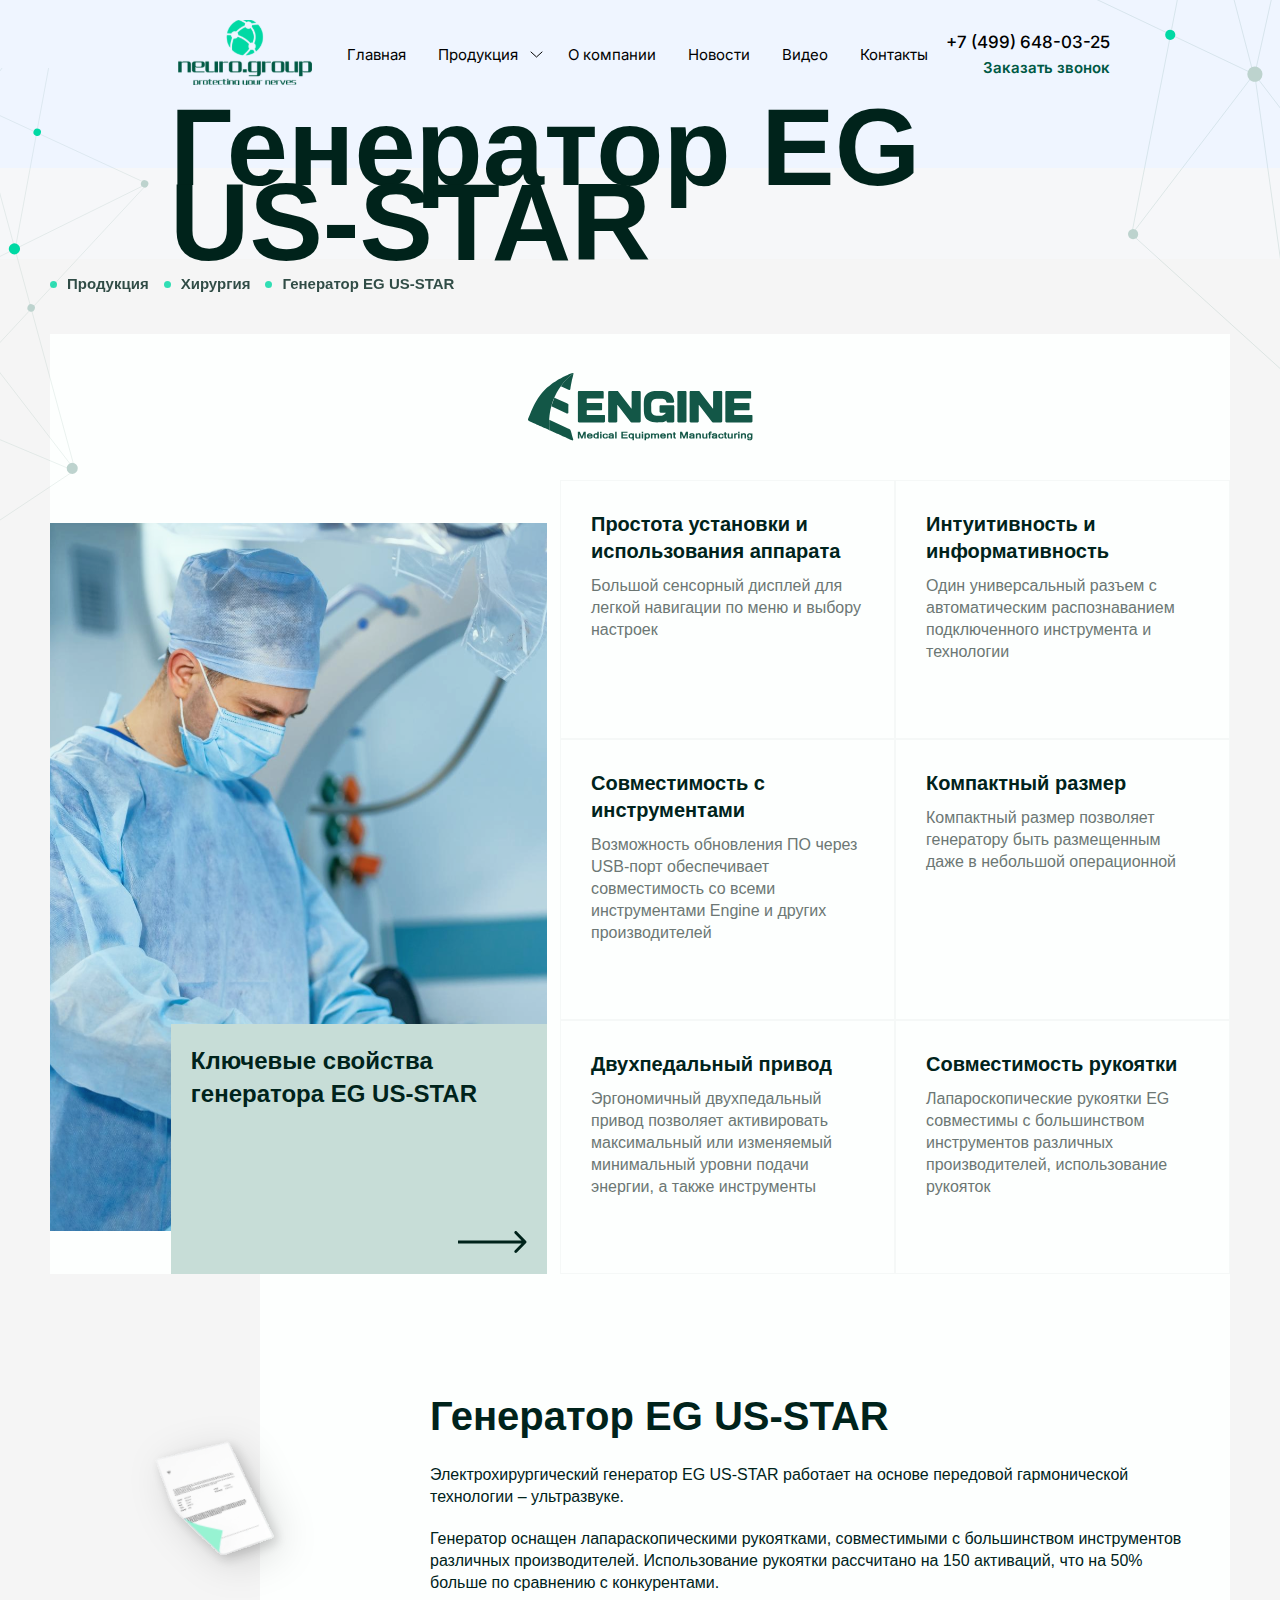
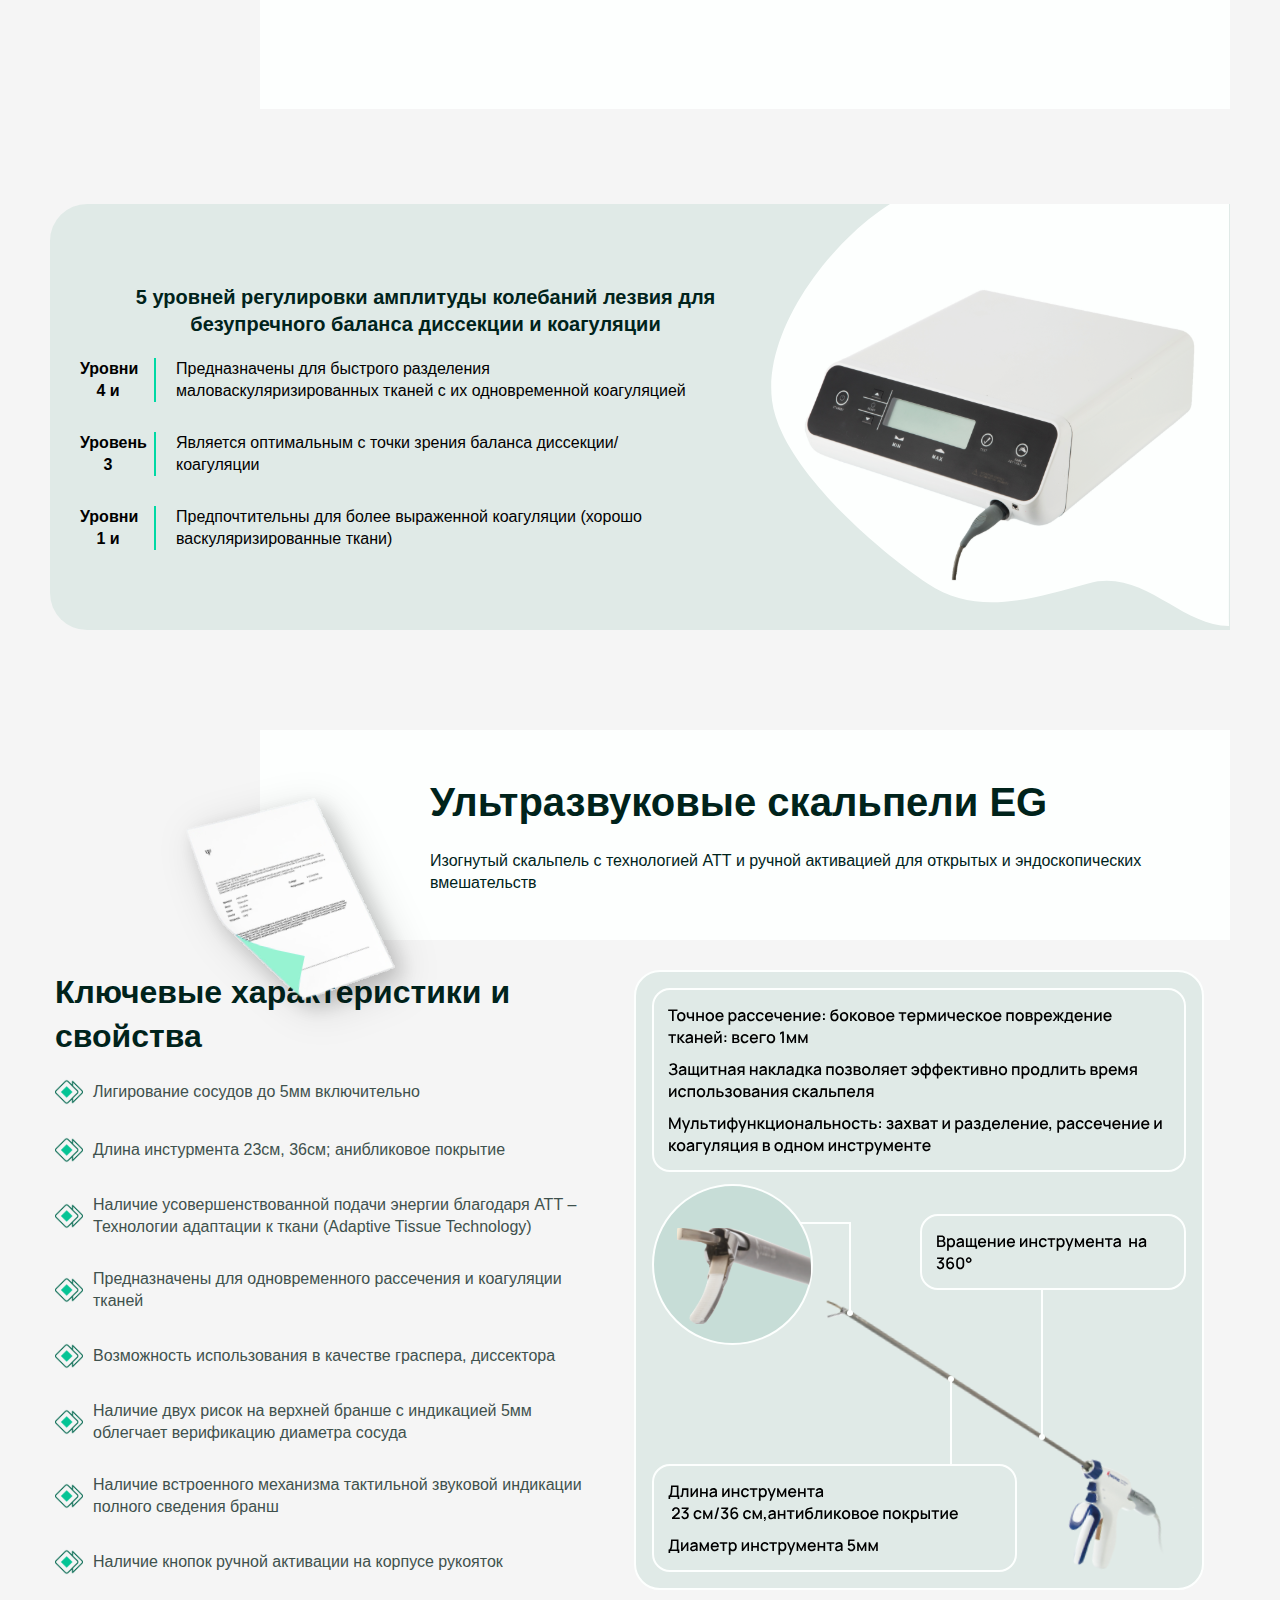
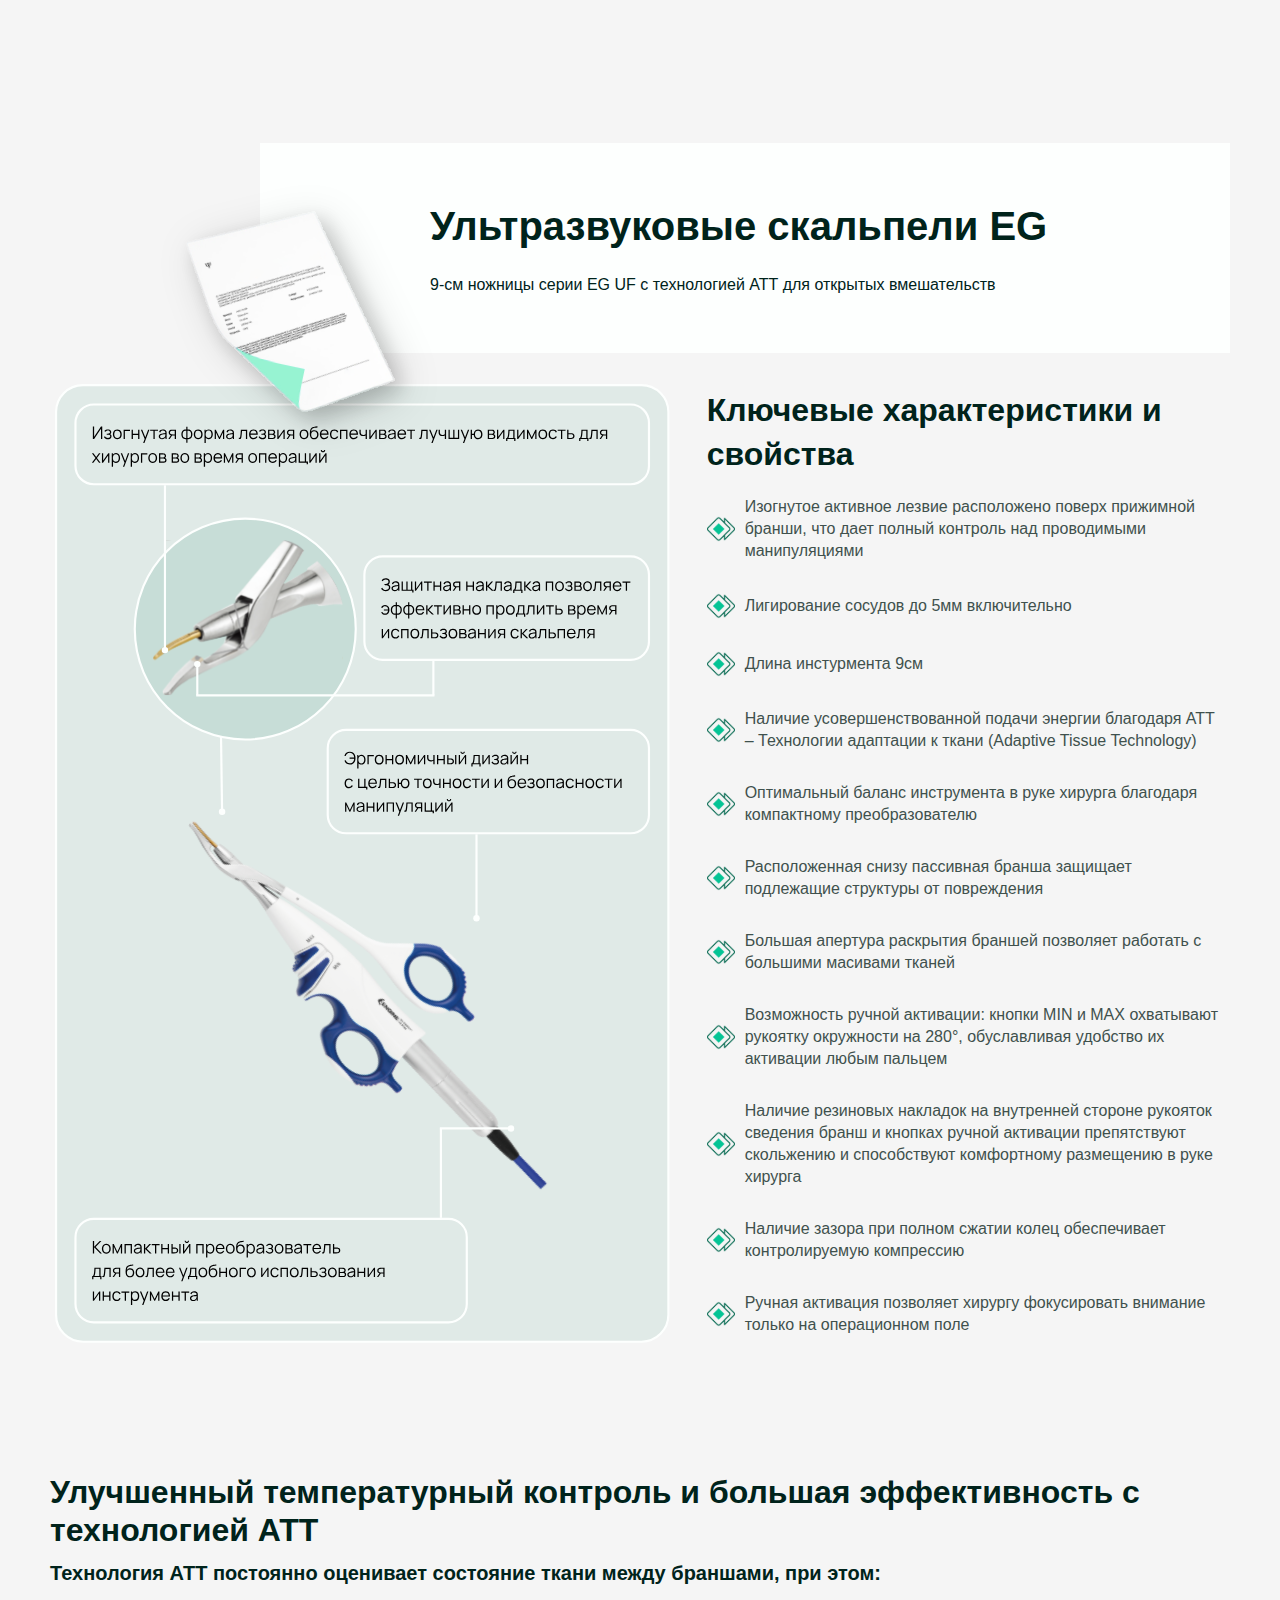
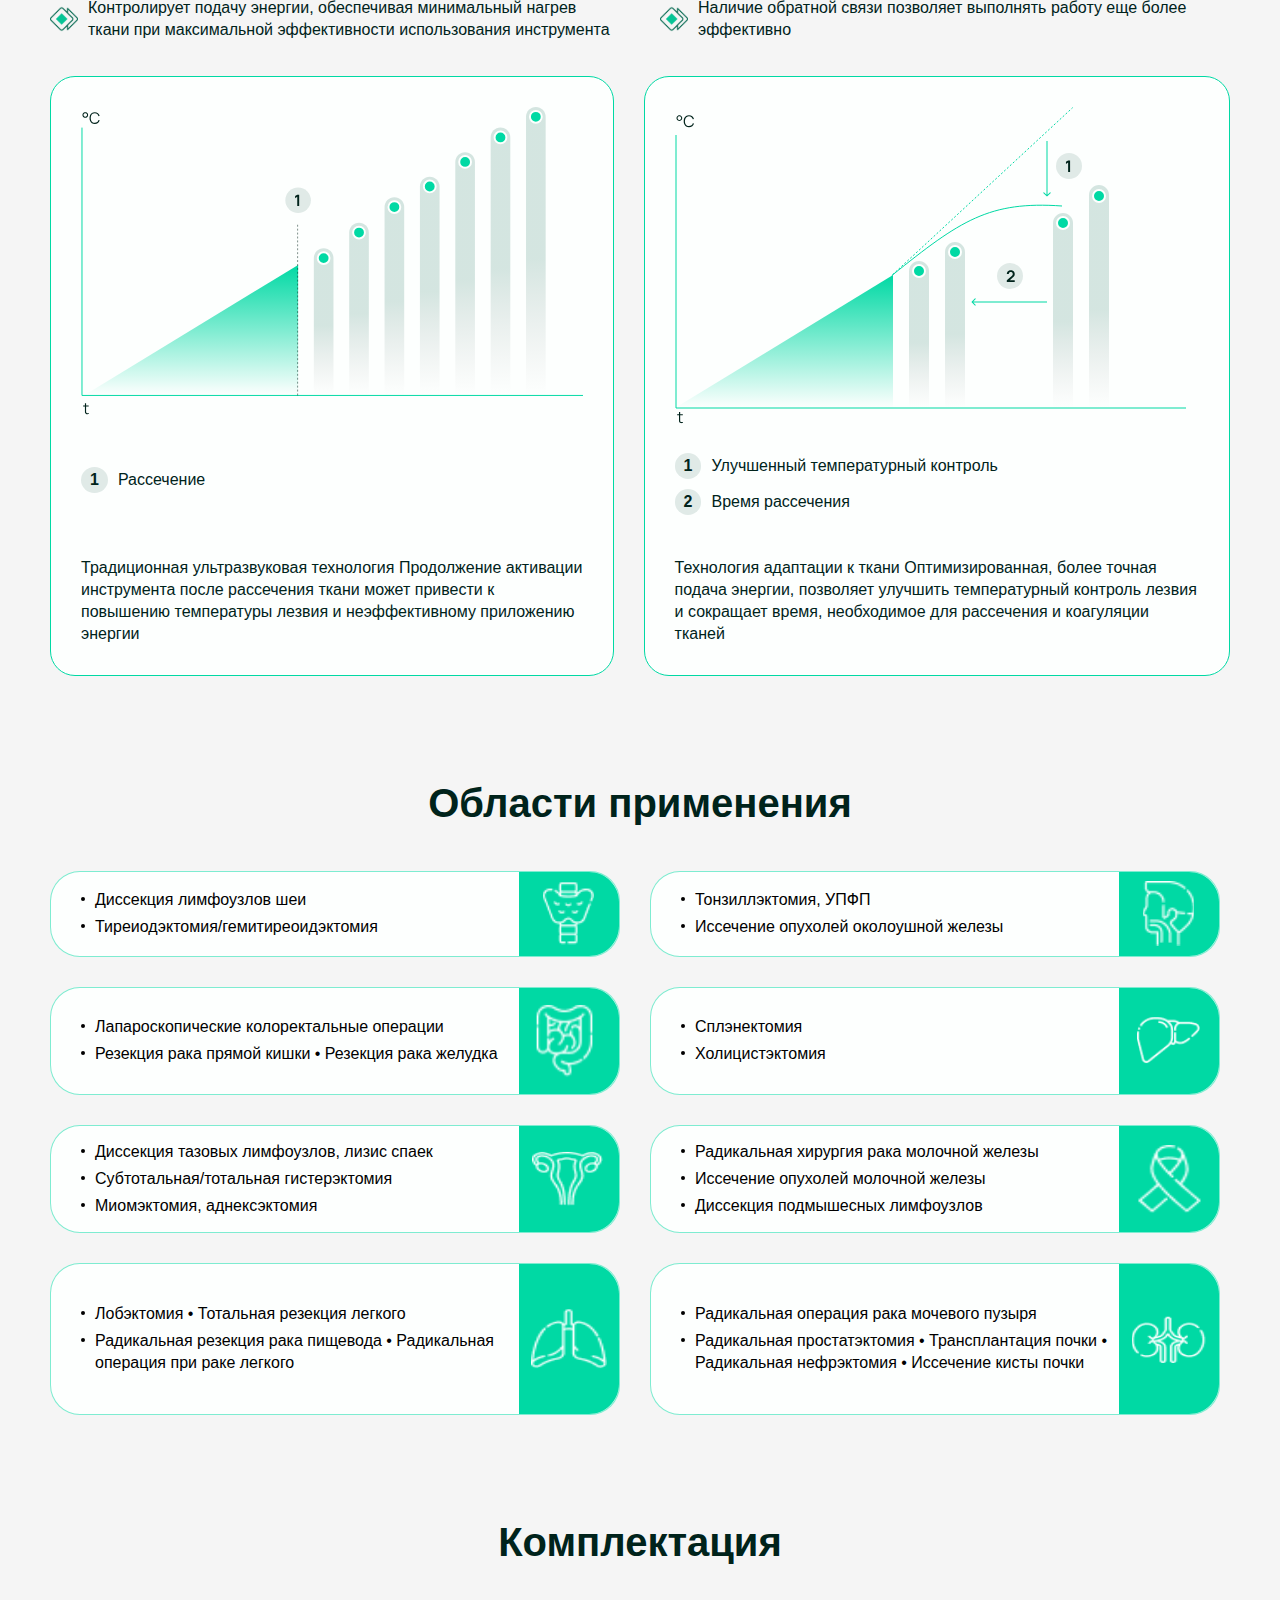
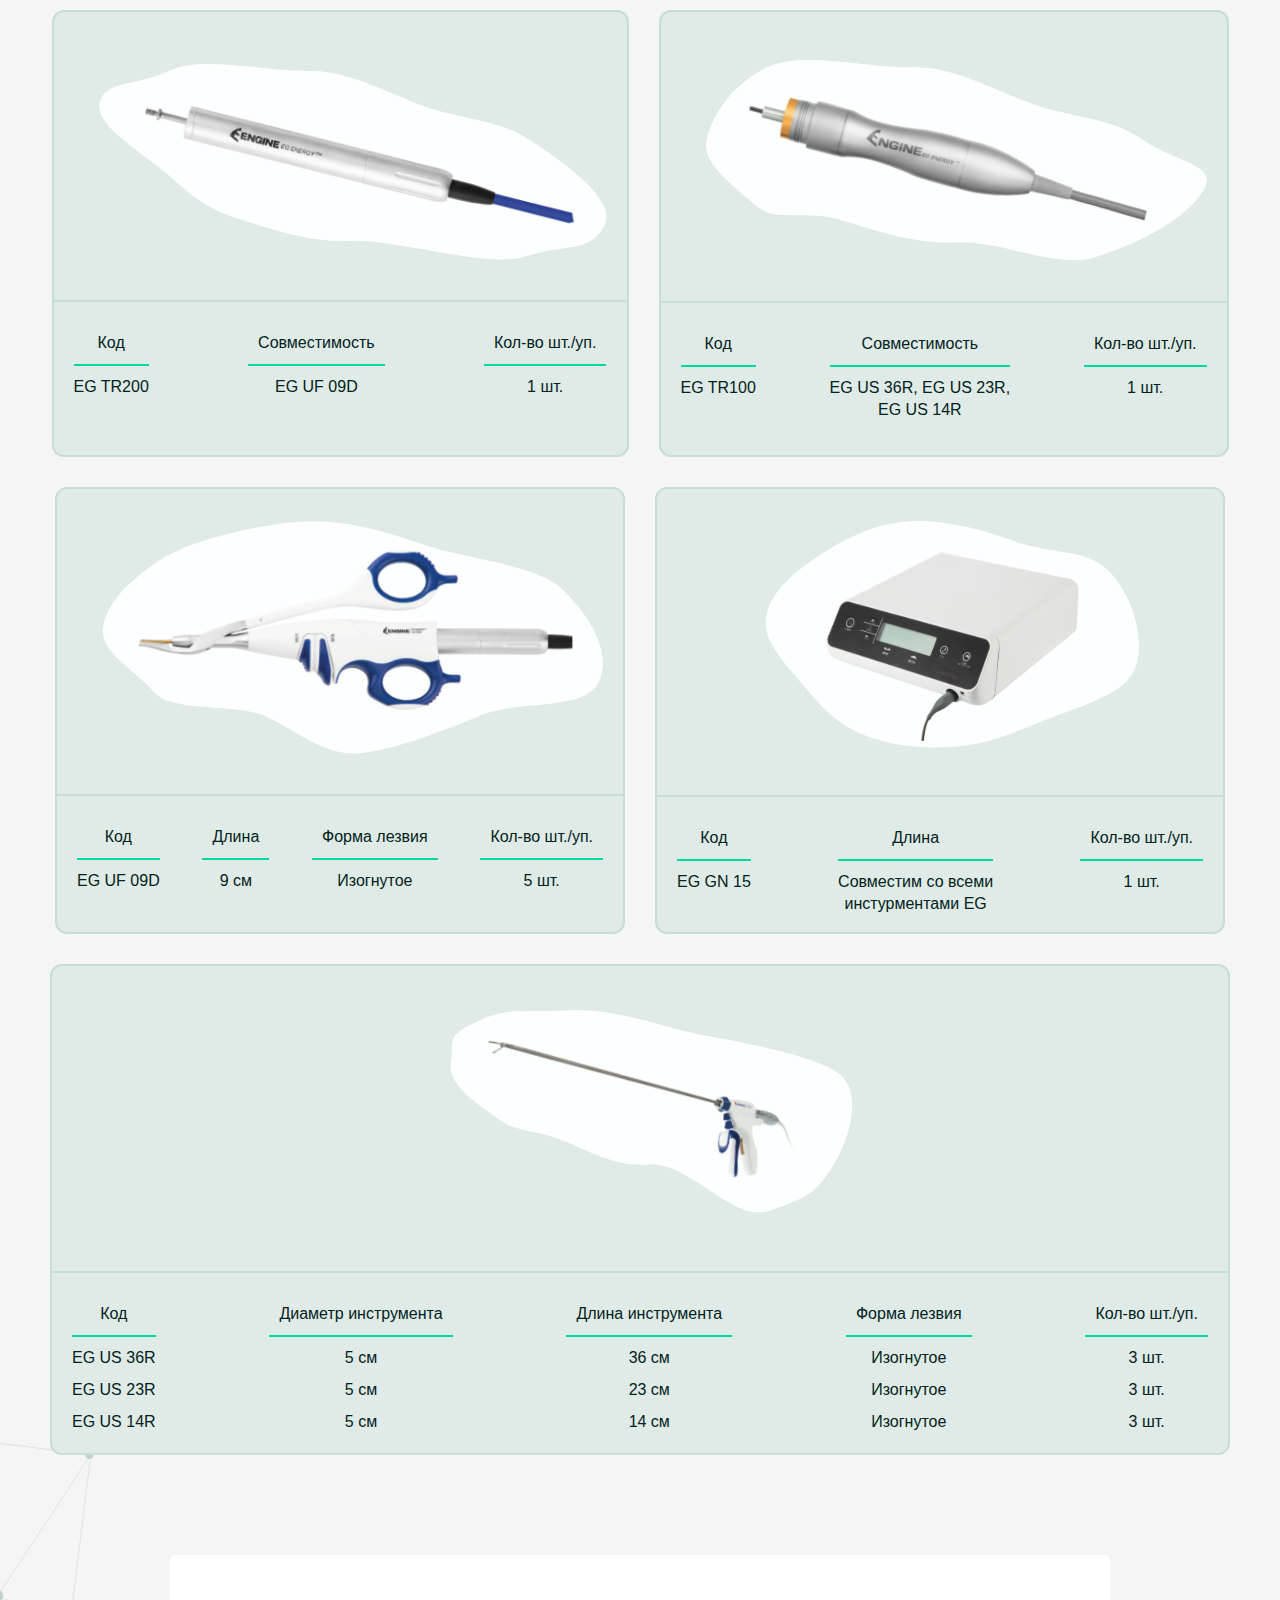
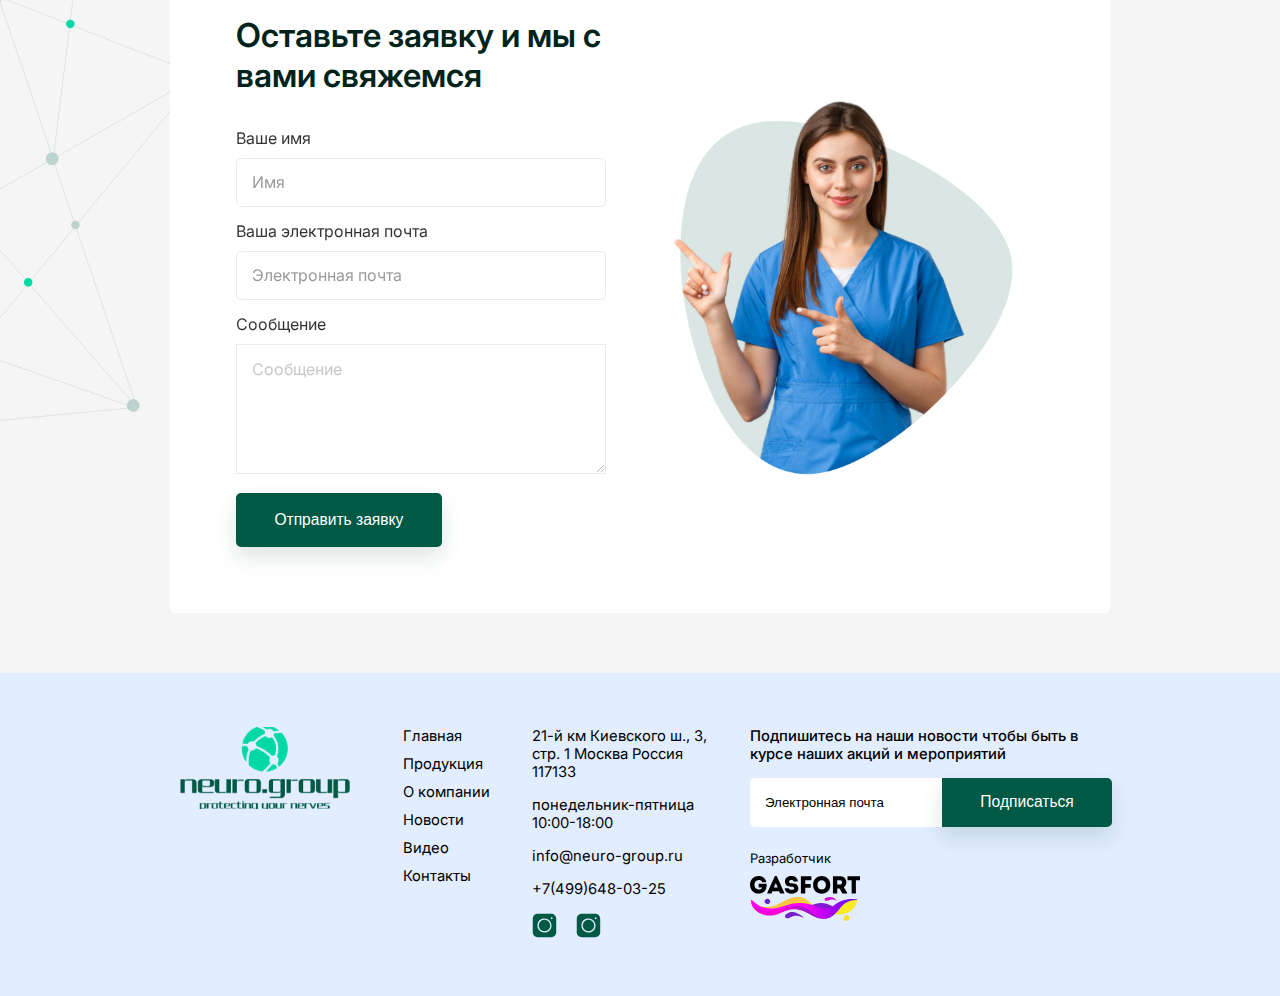
<file: generator.html>
<!DOCTYPE html>
<html lang="en">
  <head>
    <meta charset="UTF-8" />
    <meta http-equiv="X-UA-Compatible" content="IE=edge" />
    <meta name="viewport" content="width=device-width, initial-scale=1.0" />
    <link rel="icon" href="favicon.svg" type="image/x-icon" />
    <title>Название сайта</title>
    <!-- Slick slider CSS -->
    <link rel="stylesheet" href="libs/slick-slider/slick.css" />
    <!-- Magnific Popup CSS -->
    <link rel="stylesheet" href="libs/magnific-popup/magnific-popup.css" />
    <!-- Google Fonts -->
    <link rel="preconnect" href="https://fonts.googleapis.com" />
    <link rel="preconnect" href="https://fonts.gstatic.com" crossorigin />
    <link
      href="https://fonts.googleapis.com/css2?family=Inter:wght@100;200;300;400;500;600;700;800;900&family=Roboto:ital,wght@0,100;0,300;0,400;0,500;0,700;0,900;1,100;1,300;1,400;1,500;1,700;1,900&display=swap"
      rel="stylesheet"
    />
    <!-- Базовые стили CSS -->
    <link rel="stylesheet" href="css/fonts.css" />
    <link rel="stylesheet" href="css/main.css" />
    <link rel="stylesheet" href="css/media.css" />
    <link rel="stylesheet" href="css/map.css" />
    <link rel="stylesheet" href="css/mainMenuStyle.css" />
    <link rel="stylesheet" href="css/productionDropdownMenuStyle.css" />
    <link rel="stylesheet" href="./css/generator/generator.css" />
    <link rel="stylesheet" href="./css/generator/generator-media.css" />
    <!-- script -->
    <script src="js/jquery-3.3.1.min.js" defer></script>
    <!-- autoScroll -->
    <script src="js/autosize.js" defer></script>
    <!-- Slick slider JS -->
    <script src="libs/slick-slider/slick.min.js" defer></script>
    <!-- Magnific Popup JS -->
    <script
      src="libs/magnific-popup/jquery.magnific-popup.min.js"
      defer
    ></script>
    <!-- Базовые скрипты javascript -->
    <script src="js/main.js" defer></script>
  </head>
  <body>
    <div class="hidden">
      <div class="popup-wrapper" id="popup-wrapper1">
        <div class="popup-title">Заказать звонок</div>
        <div class="popup-subtitle">
          Оставьте заявку и мы перезвоним <br />Вам в ближайшее время
        </div>
        <form class="popup-form">
          <div class="connect-item">
            <div class="connect-item_name">Ваше имя</div>
            <div class="connect-item_field">
              <input type="text" placeholder="Имя" />
            </div>
          </div>
          <div class="connect-item">
            <div class="connect-item_name">Номер телефона</div>
            <div class="connect-item_field">
              <input type="text" placeholder="Электронная почта" />
            </div>
          </div>
          <div class="connect-btn btn">
            <button>Отправить заявку</button>
          </div>
        </form>
      </div>
    </div>
    <div class="hidden">
      <div class="popup-wrapper" id="popup-wrapper2">
        <div class="popup-title">Оформить заказ</div>
        <div class="popup-subtitle">
          Оставьте заявку и мы перезвоним <br />Вам для уточнения деталей заказа
        </div>
        <form class="popup-form">
          <div class="connect-item">
            <div class="connect-item_name">Ваше имя</div>
            <div class="connect-item_field">
              <input type="text" placeholder="Имя" />
            </div>
          </div>
          <div class="connect-item">
            <div class="connect-item_name">Номер телефона</div>
            <div class="connect-item_field">
              <input type="text" placeholder="Электронная почта" />
            </div>
          </div>
          <div class="connect-btn btn">
            <button>Отправить заявку</button>
          </div>
        </form>
      </div>
    </div>
    <div class="hidden">
      <div class="popup-wrapper" id="popup-wrapper3">
        <div class="popup-title">Коммерческое <br />предложение</div>
        <div class="popup-subtitle">
          Текст с небольшим уточняющим <br />описанием
        </div>
        <form class="popup-form">
          <div class="connect-item">
            <div class="connect-item_name">Ваше имя</div>
            <div class="connect-item_field">
              <input type="text" placeholder="Имя" />
            </div>
          </div>
          <div class="connect-item">
            <div class="connect-item_name">Номер телефона</div>
            <div class="connect-item_field">
              <input type="text" placeholder="Электронная почта" />
            </div>
          </div>
          <div class="connect-btn btn">
            <button>Отправить заявку</button>
          </div>
        </form>
      </div>
    </div>
    <div class="hidden">
      <div class="popup-wrapper popup-wrapper4" id="popup-wrapper4">
        <div class="popup-title">Спасибо, Ваша <br />заявка принята!</div>
        <div class="popup-subtitle">Мы свяжемся с Вами в ближайшее время</div>
        <div class="connect-btn btn">
          <a href="#">Закрыть</a>
        </div>
      </div>
    </div>
    <section class="main-section">
      <div class="container">
        <header>
          <a href="#" class="logo">
            <img src="img/logo.svg" alt="neuro.group" />
          </a>

          <div class="menu-wrapper">
            <div class="productionInnerMenu">
              <div class="innerUpper">
                <span class="innerName">Продукция</span>
                <div class="innerBack">
                  <img src="img/innerBackArrow.svg" alt="innerBackArrow" />
                  <span>Назад</span>
                </div>
              </div>
              <div class="innerMenuItems">
                <div class="innerMenuItem">
                  <div class="innerMenuItemHeader">
                    <a href="#"><span>Нейрохирургия</span></a>
                    <img
                      class="innerHeaderArrow"
                      src="img/dropdownMenuArrow.svg"
                      alt="dropdownMenuArrow.svg"
                      class="dropdownMenuButton"
                    />
                  </div>
                  <div class="innerMenuItems">
                    <div class="itemName">
                      <a href="#" class="productionItemWithArrow">
                        <span>Нейромониторы</span>
                        <img
                          src="img/dropdownMenuArrow.svg"
                          alt="dropdownMenuArrow.svg"
                          class="dropdownMenuButton"
                        />
                      </a>
                      <div class="innerChildItem">
                        <a href="#"><span>Нейромониторы ISIS C2</span></a>
                        <a href="#"><span>Нейромониторы ISIS IOM</span></a>
                      </div>
                    </div>
                    <a href="#"><span>Навигация CURVE</span></a>
                    <a href="#"><span>KINEVO 900 от ZEISS</span></a>
                    <a href="#"><span>Импланты TMO TianXinFu</span></a>
                  </div>
                </div>
                <div class="innerMenuItem">
                  <div class="innerMenuItemHeader">
                    <a href="#"><span>Хирургия</span></a>
                    <img
                      class="innerHeaderArrow"
                      src="img/dropdownMenuArrow.svg"
                      alt="dropdownMenuArrow.svg"
                      class="dropdownMenuButton"
                    />
                  </div>
                  <div class="innerMenuItems">
                    <a href="#"><span>Нейромонитор ISIS C</span></a>
                    <a href="#"
                      ><span
                        >Светодиодные бестеневые операционные лампы YUDA</span
                      ></a
                    >
                    <a href="#"><span>Операционные столы YUDA</span></a>
                    <a href="#"
                      ><span
                        >Мобильная напольная операционная лампа YDZ 700 mobile
                        type</span
                      ></a
                    >
                    <a href="#"><span>Импланты TMO TianXinFu</span></a>
                  </div>
                </div>
                <div class="innerMenuItem">
                  <div class="innerMenuItemHeader">
                    <a href="#"
                      ><span
                        >Нейрофизиология и функциональная диагностика</span
                      ></a
                    >
                    <img
                      class="innerHeaderArrow"
                      src="img/dropdownMenuArrow.svg"
                      alt="dropdownMenuArrow.svg"
                      class="dropdownMenuButton"
                    />
                  </div>
                  <div class="innerMenuItems">
                    <a href="#"><span>ISIS IOM SYSTEM</span></a>
                    <a href="#"
                      ><span>Монитор церебральных функций Nihon Kohden</span></a
                    >
                    <a href="#"><span>Neurofax EEG-1200</span></a>
                  </div>
                </div>
                <div class="innerMenuItem">
                  <div class="innerMenuItemHeader">
                    <a href="#"><span>Анестезиология и реанимация</span></a>
                    <img
                      class="innerHeaderArrow"
                      src="img/dropdownMenuArrow.svg"
                      alt="dropdownMenuArrow.svg"
                      class="dropdownMenuButton"
                    />
                  </div>
                  <div class="innerMenuItems">
                    <a href="#"><span>Аппарат для гипотермии Allon</span></a>
                    <a href="#"
                      ><span>Монитор церебральных функций Nihon Kohden</span></a
                    >
                    <a href="#"><span>Шприцевой насос P-400</span></a>
                    <a href="#"><span>Инфузионный насос Proffar P-100</span></a>
                    <a href="#"><span>Импланты TMO TianXinFu</span></a>
                  </div>
                </div>
                <div class="innerMenuItem">
                  <div class="innerMenuItemHeader">
                    <a href="#"><span>Неонатология</span></a>
                    <img
                      class="innerHeaderArrow"
                      src="img/dropdownMenuArrow.svg"
                      alt="dropdownMenuArrow.svg"
                      class="dropdownMenuButton"
                    />
                  </div>
                  <div class="innerMenuItems">
                    <a href="#"
                      ><span>Открытые реанимационные системы Disonmed</span></a
                    >
                    <a href="#"
                      ><span>Аппарат для детской фототерапии BL-50</span></a
                    >
                    <a href="#"
                      ><span>Неонатальные инкубаторы Disonmed</span></a
                    >
                    <a href="#"><span>Комплектующие</span></a>
                  </div>
                </div>
              </div>
            </div>
            <div class="menu-uzor">
              <img src="img/menu-uzor.svg" />
            </div>
            <ul class="menu-box">
              <li><a href="#">Главная</a></li>
              <li class="productionMenuHoverItem">
                <a href="#" class="menu-box_main">Продукция</a>
                <div class="productionDropdownMenu">
                  <div class="productionDropdownMenuUpper">
                    <div class="productionDropdownMenuItem">
                      <img
                        class="productionMenuMainImage"
                        src="img/dropdownMenuImage1.svg"
                        alt="dropdownMenuImage1"
                      />
                      <a href="#" class="itemHeader"
                        ><span>Нейрохирургия</span
                        ><img
                          src="img/dropdownMenuArrow.svg"
                          alt="dropdownMenuArrow.svg"
                          class="dropdownMenuButton"
                      /></a>
                      <div class="productionMenuItems">
                        <div class="itemName">
                          <a href="#" class="productionItemWithArrow">
                            <span class="underLinedLink">Нейромониторы</span>
                            <img
                              src="img/dropdownMenuArrow.svg"
                              alt="dropdownMenuArrow.svg"
                              class="dropdownMenuButton"
                            />
                          </a>
                          <div class="productionChildItem">
                            <a href="#"
                              ><span class="underLinedLink"
                                >Нейромониторы ISIS C2</span
                              ></a
                            >
                            <a href="#"
                              ><span class="underLinedLink"
                                >Нейромониторы ISIS IOM</span
                              ></a
                            >
                          </div>
                        </div>
                        <a href="#"
                          ><span class="underLinedLink"
                            >Навигация CURVE</span
                          ></a
                        >
                        <a href="#"
                          ><span class="underLinedLink"
                            >KINEVO 900 от ZEISS</span
                          ></a
                        >
                        <a href="#"
                          ><span class="underLinedLink"
                            >Импланты TMO TianXinFu</span
                          ></a
                        >
                      </div>
                    </div>
                    <div class="productionDropdownMenuItem">
                      <img
                        class="productionMenuMainImage"
                        src="img/dropdownMenuImage2.svg"
                        alt="dropdownMenuImage2"
                      />
                      <a href="#" class="itemHeader"
                        ><span>Хирургия</span
                        ><img
                          src="img/dropdownMenuArrow.svg"
                          alt="dropdownMenuArrow.svg"
                          class="dropdownMenuButton"
                      /></a>
                      <div class="productionMenuItems">
                        <a href="#"
                          ><span class="underLinedLink"
                            >Нейромонитор ISIS C</span
                          ></a
                        >
                        <a href="#"
                          ><span class="underLinedLink"
                            >Светодиодные бестеневые операционные лампы
                            YUDA</span
                          ></a
                        >
                        <a href="#"
                          ><span class="underLinedLink"
                            >Операционные столы YUDA</span
                          ></a
                        >
                        <a href="#"
                          ><span class="underLinedLink"
                            >Мобильная напольная операционная лампа YDZ 700
                            mobile type</span
                          ></a
                        >
                        <a href="#"
                          ><span class="underLinedLink"
                            >Импланты TMO TianXinFu</span
                          ></a
                        >
                      </div>
                    </div>
                    <div class="productionDropdownMenuItem">
                      <img
                        class="productionMenuMainImage"
                        src="img/dropdownMenuImage3.svg"
                        alt="dropdownMenuImage3"
                      />
                      <a href="#" class="itemHeader"
                        ><span
                          >Нейрофизиология и функциональная диагностика</span
                        ><img
                          src="img/dropdownMenuArrow.svg"
                          alt="dropdownMenuArrow.svg"
                          class="dropdownMenuButton"
                      /></a>
                      <div class="productionMenuItems">
                        <a href="#"
                          ><span class="underLinedLink"
                            >ISIS IOM SYSTEM</span
                          ></a
                        >
                        <a href="#"
                          ><span class="underLinedLink"
                            >Монитор церебральных функций Nihon Kohden</span
                          ></a
                        >
                        <a href="#"
                          ><span class="underLinedLink"
                            >Neurofax EEG-1200</span
                          ></a
                        >
                      </div>
                    </div>
                    <div class="productionDropdownMenuItem">
                      <img
                        class="productionMenuMainImage"
                        src="img/dropdownMenuImage4.svg"
                        alt="dropdownMenuImage4"
                      />
                      <a href="#" class="itemHeader"
                        ><span>Анастезиология и реанимация</span
                        ><img
                          src="img/dropdownMenuArrow.svg"
                          alt="dropdownMenuArrow.svg"
                          class="dropdownMenuButton"
                      /></a>
                      <div class="productionMenuItems">
                        <a href="#"
                          ><span class="underLinedLink"
                            >Аппарат для гипотермии Allon</span
                          ></a
                        >
                        <a href="#"
                          ><span class="underLinedLink"
                            >Монитор церебральных функций Nihon Kohden</span
                          ></a
                        >
                        <a href="#"
                          ><span class="underLinedLink"
                            >Шприцевой насос P-400</span
                          ></a
                        >
                        <a href="#"
                          ><span class="underLinedLink"
                            >Инфузионный насос Proffar P-100</span
                          ></a
                        >
                        <a href="#"
                          ><span class="underLinedLink"
                            >Импланты TMO TianXinFu</span
                          ></a
                        >
                      </div>
                    </div>
                    <div class="productionDropdownMenuItem">
                      <img
                        class="productionMenuMainImage"
                        src="img/dropdownMenuImage5.svg"
                        alt="dropdownMenuImage5"
                      />
                      <a href="#" class="itemHeader"
                        ><span>Неонатология</span
                        ><img
                          src="img/dropdownMenuArrow.svg"
                          alt="dropdownMenuArrow.svg"
                          class="dropdownMenuButton"
                      /></a>
                      <div class="productionMenuItems">
                        <a href="#"
                          ><span class="underLinedLink"
                            >Открытые реанимационные системы Disonmed</span
                          ></a
                        >
                        <a href="#"
                          ><span class="underLinedLink"
                            >Аппарат для детской фототерапии BL-50</span
                          ></a
                        >
                        <a href="#"
                          ><span class="underLinedLink"
                            >Неонатальные инкубаторы Disonmed</span
                          ></a
                        >
                        <a href="#"
                          ><span class="underLinedLink">Комплектующие</span></a
                        >
                      </div>
                    </div>
                  </div>
                  <div class="productionDropdownMenuBottom">
                    <img
                      src="img/productsDropdownMenuImageBottom.svg"
                      alt="productsDropdownMenuImageBottom"
                    />
                    <div class="bottomDropdownMenu">
                      <a href="#" class="itemHeader"
                        ><span class="underLinedLink">Комплектующие</span
                        ><img
                          src="img/dropdownMenuArrow.svg"
                          alt="dropdownMenuArrow.svg"
                          class="dropdownMenuButton"
                      /></a>
                      <div class="bottomMenuChilds">
                        <a href="#"
                          ><span class="underLinedLink">Нейрохирургия</span></a
                        >
                        <a href="#"
                          ><span class="underLinedLink"
                            >Анастезиология и реанимация</span
                          ></a
                        >
                        <a href="#"
                          ><span class="underLinedLink">Неонатология</span></a
                        >
                      </div>
                    </div>
                  </div>
                </div>
              </li>
              <li><a href="#">О компании</a></li>
              <li><a href="#">Новости</a></li>
              <li><a href="#">Видео</a></li>
              <li><a href="#" class="menu-margin">Контакты</a></li>
            </ul>
            <div class="close-icon">
              <img src="img/close-icon.svg" />
            </div>
          </div>

          <div class="header-phone">
            <div class="header-phone_number">+7 (499) 648-03-25</div>
            <div class="header-phone_btn">
              <a href="#">Заказать звонок</a>
            </div>
          </div>
          <div class="burger-icon">
            <img src="img/burger-icon.svg" />
          </div>
        </header>
        <section class="header">
          <div class="container">
            <div class="content-header">
              <h1>Генератор EG US-STAR</h1>
            </div>
          </div>
        </section>
      </div>
      <div class="main-uzor">
        <img src="img/main-uzor-left.svg" />
      </div>
      <div class="main-uzor2">
        <img src="img/main-uzor-right.svg" />
      </div>
    </section>
    <section class="links">
      <div class="container">
        <ul>
          <li class="circle"><a href="#">Продукция</a></li>
          <li class="circle"><a href="#">Хирургия</a></li>
          <li class="circle"><a href="#">Генератор EG US-STAR</a></li>
        </ul>
      </div>
    </section>
    <section class="generator-info">
      <div class="container">
        <div class="top-img-container">
          <img src="./img/Group.svg" alt="" />
          <img class="hidden" src="./img/logo-adaptivsvg.svg" alt="" />
        </div>
        <div class="columns-container">
          <div class="column">
            <img src="./img/generator-column-img.svg" alt="" />
            <img class="hidden" src="./img/generator-info-adaptiv.svg" alt="" />
            <div class="info-container">
              <p>
                Ключевые свойства<br />
                генератора EG US-STAR
              </p>
              <div class="info-img-container">
                <img src="./img/black-arrow.svg" alt="" />
              </div>
            </div>
          </div>
          <div class="column">
            <div class="column-item">
              <h6>Простота установки и использования аппарата</h6>
              <span>
                Большой сенсорный дисплей для легкой навигации по меню и выбору
                настроек
              </span>
            </div>
            <div class="column-item">
              <h6>Интуитивность и информативность</h6>
              <span>
                Один универсальный разъем с автоматическим распознаванием
                подключенного инструмента и технологии
              </span>
            </div>
            <div class="column-item">
              <h6>Совместимость с инструментами</h6>
              <span>
                Возможность обновления ПО через USB-порт обеспечивает
                совместимость со всеми инструментами Engine и других
                производителей
              </span>
            </div>
            <div class="column-item">
              <h6>Компактный размер</h6>
              <span>
                Компактный размер позволяет генератору быть размещенным даже в
                небольшой операционной
              </span>
            </div>
            <div class="column-item">
              <h6>Двухпедальный привод</h6>
              <span>
                Эргономичный двухпедальный привод позволяет активировать
                максимальный или изменяемый минимальный уровни подачи энергии, а
                также инструменты
              </span>
            </div>
            <div class="column-item">
              <h6>Совместимость рукоятки</h6>
              <span>
                Лапароскопические рукоятки EG совместимы с большинством
                инструментов различных производителей, использование рукояток
              </span>
            </div>
          </div>
        </div>
        <!-- <div class="bottom-text-container">
          <img src="./img/white-paper.svg" alt="" />
          <div class="text-wrapper">
            <h6>Генератор EG US-STAR</h6>
            <p>
              Электрохирургический генератор EG US-STAR работает на основе
              передовой гармонической технологии – ультразвуке.
            </p>
            <p>
              Генератор оснащен лапараскопическими рукоятками, совместимыми с
              большинством инструментов различных производителей. Использование
              рукоятки рассчитано на 150 активаций, что на 50% больше по
              сравнению с конкурентами.
            </p>
          </div>
        </div> -->
        <section class="product-info">
          <div class="container">
            <img src="./img/white-paper255x255.svg" alt="" />

            <div class="text-container">
              <h5>Генератор EG US-STAR</h5>
              <span
                >Электрохирургический генератор EG US-STAR работает на основе
                передовой гармонической технологии – ультразвуке.</span
              >
              <span
                >Генератор оснащен лапараскопическими рукоятками, совместимыми с
                большинством инструментов различных производителей.
                Использование рукоятки рассчитано на 150 активаций, что на 50%
                больше по сравнению с конкурентами.</span
              >
            </div>
          </div>
        </section>
      </div>
    </section>
    <section class="levels-info">
      <div class="container">
        <div class="text-container">
          <div class="text-title">
            <h5>
              5 уровней регулировки амплитуды колебаний лезвия для безупречного
              баланса диссекции и коагуляции
            </h5>
          </div>
          <ul>
            <li>
              <div class="level-wrapper">
                Уровни<br />
                4 и
              </div>
              <span
                >Предназначены для быстрого разделения<br />
                маловаскуляризированных тканей с их одновременной
                коагуляцией</span
              >
            </li>
            <li>
              <div class="level-wrapper">
                Уровень<br />
                3
              </div>
              <span
                >Является оптимальным с точки зрения баланса диссекции/<br />коагуляции</span
              >
            </li>
            <li>
              <div class="level-wrapper">
                Уровни<br />
                1 и
              </div>
              <span
                >Предпочтительны для более выраженной коагуляции (хорошо
                васкуляризированные ткани)</span
              >
            </li>
          </ul>
        </div>
        <div class="img-container">
          <img src="./img/generator-info-img.svg" alt="" />
          <img class="hidden" src="./img/levels-info-adaptiv.svg" alt="" />
        </div>
      </div>
    </section>
    <section class="product-info">
      <div class="container">
        <img src="./img/white-paper255x255.svg" alt="" />

        <div class="text-container">
          <h5>Ультразвуковые скальпели EG</h5>
          <span
            >Изогнутый скальпель с технологией АТТ и ручной активацией для
            открытых и эндоскопических вмешательств</span
          >
        </div>
      </div>
    </section>
    <section class="product-info-list">
      <div class="container">
        <div class="product-info-list-container">
          <h5>Ключевые характеристики и свойства</h5>
          <ul>
            <li>
              <img src="./img/list-mark.svg" alt="" />
              <span>Лигирование сосудов до 5мм включительно </span>
            </li>
            <li>
              <img src="./img/list-mark.svg" alt="" />
              <span>Длина инстурмента 23см, 36см; анибликовое покрытие </span>
            </li>
            <li>
              <img src="./img/list-mark.svg" alt="" />
              <span
                >Наличие усовершенствованной подачи энергии благодаря АТТ –
                Технологии адаптации к ткани (Adaptive Tissue Technology)
              </span>
            </li>
            <li>
              <img src="./img/list-mark.svg" alt="" />
              <span
                >Предназначены для одновременного рассечения и коагуляции тканей
              </span>
            </li>
            <li>
              <img src="./img/list-mark.svg" alt="" />
              <span
                >Возможность использования в качестве граспера, диссектора
              </span>
            </li>
            <li>
              <img src="./img/list-mark.svg" alt="" />
              <span
                >Наличие двух рисок на верхней бранше с индикацией 5мм облегчает
                верификацию диаметра сосуда
              </span>
            </li>
            <li>
              <img src="./img/list-mark.svg" alt="" />
              <span
                >Наличие встроенного механизма тактильной звуковой индикации
                полного сведения бранш
              </span>
            </li>
            <li>
              <img src="./img/list-mark.svg" alt="" />
              <span>Наличие кнопок ручной активации на корпусе рукояток </span>
            </li>
          </ul>
        </div>
        <img src="./img/product-info-img.svg" alt="" />
      </div>
    </section>
    <section class="product-info">
      <div class="container">
        <img src="./img/white-paper255x255.svg" alt="" />

        <div class="text-container">
          <h5>Ультразвуковые скальпели EG</h5>
          <span
            >9-см ножницы серии EG UF с технологией АТТ для открытых
            вмешательств</span
          >
        </div>
      </div>
    </section>
    <section class="product-info-list reverse">
      <div class="container">
        <div class="product-info-list-container">
          <h5>Ключевые характеристики и свойства</h5>
          <ul>
            <li>
              <img src="./img/list-mark.svg" alt="" />
              <span
                >Изогнутое активное лезвие расположено поверх прижимной бранши,
                что дает полный контроль над проводимыми манипуляциями
              </span>
            </li>
            <li>
              <img src="./img/list-mark.svg" alt="" />
              <span>Лигирование сосудов до 5мм включительно </span>
            </li>
            <li>
              <img src="./img/list-mark.svg" alt="" />
              <span>Длина инстурмента 9см </span>
            </li>
            <li>
              <img src="./img/list-mark.svg" alt="" />
              <span
                >Наличие усовершенствованной подачи энергии благодаря АТТ –
                Технологии адаптации к ткани (Adaptive Tissue Technology)
              </span>
            </li>
            <li>
              <img src="./img/list-mark.svg" alt="" />
              <span
                >Оптимальный баланс инструмента в руке хирурга благодаря
                компактному преобразователю
              </span>
            </li>
            <li>
              <img src="./img/list-mark.svg" alt="" />
              <span
                >Расположенная снизу пассивная бранша защищает подлежащие
                структуры от повреждения
              </span>
            </li>
            <li>
              <img src="./img/list-mark.svg" alt="" />
              <span
                >Большая апертура раскрытия браншей позволяет работать с
                большими масивами тканей
              </span>
            </li>
            <li>
              <img src="./img/list-mark.svg" alt="" />
              <span
                >Возможность ручной активации: кнопки MIN и MAX охватывают
                рукоятку окружности на 280°, обуславливая удобство их активации
                любым пальцем
              </span>
            </li>
            <li>
              <img src="./img/list-mark.svg" alt="" />
              <span
                >Наличие резиновых накладок на внутренней стороне рукояток
                сведения бранш и кнопках ручной активации препятствуют
                скольжению и способствуют комфортному размещению в руке хирурга
              </span>
            </li>
            <li>
              <img src="./img/list-mark.svg" alt="" />
              <span
                >Наличие зазора при полном сжатии колец обеспечивает
                контролируемую компрессию
              </span>
            </li>
            <li>
              <img src="./img/list-mark.svg" alt="" />
              <span
                >Ручная активация позволяет хирургу фокусировать внимание только
                на операционном поле
              </span>
            </li>
          </ul>
        </div>
        <img src="./img/product-info-img-2.svg" alt="" />
      </div>
    </section>
    <section class="graphics">
      <div class="container">
        <div class="graphic-title">
          <h5>
            Улучшенный температурный контроль и большая эффективность с
            технологией АТТ
          </h5>
        </div>

        <div class="graphic-sub-title">
          <h6>
            Технология АТТ постоянно оценивает состояние ткани между браншами,
            при этом:
          </h6>
        </div>
        <div class="graphic-info">
          <div class="item-title">
            <img src="./img/list-mark.svg" alt="" />
            <span
              >Контролирует подачу энергии, обеспечивая минимальный нагрев ткани
              при максимальной эффективности использования инструмента</span
            >
          </div>
          <div class="item-title">
            <img src="./img/list-mark.svg" alt="" />
            <span
              >Наличие обратной связи позволяет выполнять работу еще более
              эффективно</span
            >
          </div>
        </div>
        <div class="graphics-items-container">
          <div class="item">
            <div class="item-content">
              <div class="item-graphic-container">
                <img src="./img/graphic-1.svg" alt="" />
              </div>
              <ul>
                <li><span>1</span>Рассечение</li>
              </ul>
              <div class="text-container">
                <span
                  >Традиционная ультразвуковая технология Продолжение активации
                  инструмента после рассечения ткани может привести к повышению
                  температуры лезвия и неэффективному приложению энергии</span
                >
              </div>
            </div>
          </div>
          <div class="item">
            <div class="item-content">
              <div class="item-graphic-container">
                <img src="./img/graphic-2.svg" alt="" />
              </div>
              <ul>
                <li><span>1</span>Улучшенный температурный контроль</li>
                <li><span>2</span>Время рассечения</li>
              </ul>
              <div class="text-container">
                <span
                  >Технология адаптации к ткани Оптимизированная, более точная
                  подача энергии, позволяет улучшить температурный контроль
                  лезвия и сокращает время, необходимое для рассечения и
                  коагуляции тканей</span
                >
              </div>
            </div>
          </div>
        </div>
      </div>
    </section>
    <section class="usedge">
      <div class="container">
        <div class="usedge-title">
          <h5>Области применения</h5>
        </div>
        <div class="usedge-items-container">
          <div class="usedge-item">
            <ul>
              <li>Диссекция лимфоузлов шеи</li>
              <li>Тиреиодэктомия/гемитиреоидэктомия</li>
            </ul>
            <img src="./img/usedge-item-img.svg" alt="" />
            <img class="hidden" src="./img/usedge-adaptiv-1.svg" alt="" />
          </div>
          <div class="usedge-item">
            <ul>
              <li>Тонзиллэктомия, УПФП</li>
              <li>Иссечение опухолей околоушной железы</li>
            </ul>
            <img src="./img/usedge-item-img-2.svg" alt="" />
            <img class="hidden" src="./img/usedge-adaptiv-2.svg" alt="" />
          </div>
          <div class="usedge-item">
            <ul>
              <li>Лапароскопические колоректальные операции</li>
              <li>Резекция рака прямой кишки • Резекция рака желудка</li>
            </ul>
            <img src="./img/usedge-item-img-3.svg" alt="" />
            <img class="hidden" src="./img/usedge-adaptiv-3.svg" alt="" />
          </div>
          <div class="usedge-item">
            <ul>
              <li>Сплэнектомия</li>
              <li>Холицистэктомия</li>
            </ul>
            <img src="./img/usedge-item-img-4.svg" alt="" />
            <img class="hidden" src="./img/usedge-adaptiv-4.svg" alt="" />
          </div>
          <div class="usedge-item">
            <ul>
              <li>Диссекция тазовых лимфоузлов, лизис спаек</li>
              <li>Субтотальная/тотальная гистерэктомия</li>
              <li>Миомэктомия, аднексэктомия</li>
            </ul>
            <img src="./img/usedge-item-img-5.svg" alt="" />
            <img class="hidden" src="./img/usedge-adaptiv-5.svg" alt="" />
          </div>
          <div class="usedge-item">
            <ul>
              <li>Радикальная хирургия рака молочной железы</li>
              <li>Иссечение опухолей молочной железы</li>
              <li>Диссекция подмышесных лимфоузлов</li>
            </ul>
            <img src="./img/usedge-item-img-6.svg" alt="" />
            <img class="hidden" src="./img/usedge-adaptiv-6.svg" alt="" />
          </div>
          <div class="usedge-item">
            <ul>
              <li>Лобэктомия • Тотальная резекция легкого</li>
              <li>
                Радикальная резекция рака пищевода • Радикальная операция при
                раке легкого
              </li>
            </ul>
            <img src="./img/usedge-item-img-7.svg" alt="" />
            <img class="hidden" src="./img/usedge-adaptiv-7.svg" alt="" />
          </div>
          <div class="usedge-item">
            <ul>
              <li>Радикальная операция рака мочевого пузыря</li>
              <li>
                Радикальная простатэктомия • Трансплантация почки • Радикальная
                нефрэктомия • Иссечение кисты почки
              </li>
            </ul>
            <img src="./img/usedge-item-img-8.svg" alt="" />
            <img class="hidden" src="./img/usedge-adaptiv-8.svg" alt="" />
          </div>
        </div>
      </div>
    </section>
    <section class="equipment">
      <div class="container">
        <div class="equipment-title">
          <h5>Комплектация</h5>
        </div>
        <div class="equipment-items-container">
          <div class="equipment-item">
            <img src="./img/equipment-1.svg" alt="" />
            <img class="hidden" src="./img/equipment-adaptiv-1.svg" alt="" />
            <div class="text-container">
              <div class="text-item">
                <h6>Код</h6>
                <span>EG TR200</span>
              </div>
              <div class="text-item">
                <h6>Совместимость</h6>
                <span>EG UF 09D</span>
              </div>
              <div class="text-item">
                <h6>Кол-во шт./уп.</h6>
                <span>1 шт.</span>
              </div>
            </div>
          </div>
          <div class="equipment-item">
            <img src="./img/equipment-2.svg" alt="" />
            <img class="hidden" src="./img/equipment-adaptiv-2svg.svg" alt="" />

            <div class="text-container">
              <div class="text-item">
                <h6>Код</h6>
                <span>EG TR100</span>
              </div>
              <div class="text-item">
                <h6>Совместимость</h6>
                <span
                  >EG US 36R, EG US 23R,<br />
                  EG US 14R
                </span>
              </div>
              <div class="text-item">
                <h6>Кол-во шт./уп.</h6>
                <span>1 шт.</span>
              </div>
            </div>
          </div>
          <div class="equipment-item">
            <img src="./img/equipment-3.svg" alt="" />
            <img class="hidden" src="./img/equipment-adaptiv-3.svg" alt="" />

            <div class="text-container">
              <div class="text-item">
                <h6>Код</h6>
                <span>EG UF 09D</span>
              </div>
              <div class="text-item">
                <h6>Длина</h6>
                <span>9 см</span>
              </div>
              <div class="text-item">
                <h6>Форма лезвия</h6>
                <span>Изогнутое</span>
              </div>
              <div class="text-item">
                <h6>Кол-во шт./уп.</h6>
                <span>5 шт.</span>
              </div>
            </div>
          </div>
          <div class="equipment-item">
            <img src="./img/equipment-4.svg" alt="" />
            <img class="hidden" src="./img/equipment-adaptiv-4.svg" alt="" />

            <div class="text-container">
              <div class="text-item">
                <h6>Код</h6>
                <span>EG GN 15</span>
              </div>
              <div class="text-item">
                <h6>Длина</h6>
                <span
                  >Совместим со всеми<br />
                  инстурментами EG</span
                >
              </div>

              <div class="text-item">
                <h6>Кол-во шт./уп.</h6>
                <span>1 шт.</span>
              </div>
            </div>
          </div>
          <div class="equipment-item main-equipment-item">
            <img src="./img/equipment-5.svg" alt="" />
            <img class="hidden" src="./img/equipment-adaptiv-5.svg" alt="" />

            <div class="text-container">
              <div class="text-item">
                <h6>Код</h6>
                <span>EG US 36R</span>
                <span>EG US 23R</span>
                <span>EG US 14R</span>
              </div>
              <div class="text-item">
                <h6>Диаметр инструмента</h6>
                <span>5 см</span>
                <span>5 см</span>
                <span>5 см</span>
              </div>
              <div class="text-item">
                <h6>Длина инструмента</h6>
                <span>36 см</span>
                <span>23 см</span>
                <span>14 см</span>
              </div>
              <div class="text-item">
                <h6>Форма лезвия</h6>
                <span>Изогнутое</span>
                <span>Изогнутое</span>
                <span>Изогнутое</span>
              </div>
              <div class="text-item">
                <h6>Кол-во шт./уп.</h6>
                <span>3 шт.</span>
                <span>3 шт.</span>
                <span>3 шт.</span>
              </div>
            </div>
          </div>
        </div>
      </div>
    </section>
    <section class="connect-section">
      <div class="about-uzor3">
        <img src="img/about-uzor3.svg" />
      </div>
      <div class="container">
        <div class="connect-wrapper">
          <div class="connect-left">
            <div class="connect-title title">
              <h2>Оставьте заявку и мы с вами свяжемся</h2>
            </div>
            <form class="connect-form">
              <div class="connect-item">
                <div class="connect-item_name">Ваше имя</div>
                <div class="connect-item_field">
                  <input type="text" placeholder="Имя" />
                </div>
              </div>
              <div class="connect-item">
                <div class="connect-item_name">Ваша электронная почта</div>
                <div class="connect-item_field">
                  <input type="text" placeholder="Электронная почта" />
                </div>
              </div>
              <div class="connect-item">
                <div class="connect-item_name">Сообщение</div>
                <div class="connect-item_field">
                  <textarea placeholder="Сообщение"></textarea>
                </div>
              </div>
              <div class="connect-btn btn">
                <button>Отправить заявку</button>
              </div>
            </form>
          </div>
          <div class="connect-right">
            <img src="img/contact-img.png" />
          </div>
        </div>
      </div>
    </section>
    <footer>
      <div class="container">
        <div class="footer-wrapper">
          <div class="footer-column footer-column1">
            <a href="#" class="footer-logo">
              <img src="img/logo.svg" />
            </a>
          </div>
          <div class="footer-column footer-column2">
            <ul class="footer-menu">
              <li><a href="#">Главная</a></li>
              <li><a href="#">Продукция</a></li>
              <li><a href="#">О компании</a></li>
              <li><a href="#">Новости</a></li>
              <li><a href="#">Видео</a></li>
              <li><a href="#">Контакты</a></li>
            </ul>
          </div>
          <div class="footer-column footer-column3">
            <div class="footer-info">
              <p>21-й км Киевского ш., 3, стр. 1 Москва Россия 117133</p>
              <p>понедельниĸ-пятница <br />10:00-18:00</p>
              <p>
                <a href="#">info@neuro-group.ru</a>
              </p>
              <p>
                <a href="#">+7(499)648-03-25</a>
              </p>
              <div class="footer-info_links">
                <a href="#" class="footer-info_link"
                  ><img src="img/insta-icon.svg"
                /></a>
                <a href="#" class="footer-info_link"
                  ><img src="img/insta-icon.svg"
                /></a>
              </div>
            </div>
          </div>
          <div class="footer-column footer-column4">
            <div class="footer-sub">
              <div class="footer-sub_text">
                Подпишитесь на наши новости чтобы быть в курсе наших акций и
                мероприятий
              </div>
              <form class="footer-sub_input">
                <input type="text" placeholder="Электронная почта" />
                <div class="btn">
                  <button>Подписаться</button>
                </div>
              </form>
              <a href="https://gasfort.ru/" class="footer-sub_gas">
                <span>Разработчик</span>
                <img src="img/gasfort.svg" />
              </a>
            </div>
          </div>
        </div>
      </div>
    </footer>
  </body>
</html>
</file>
<file: css/fonts.css>
/* Gilroy light */
@font-face {
    font-family: 'Gilroy';
    src: url('../fonts/GilroyLight/gilroylight.eot');
    src: url('../fonts/GilroyLight/gilroylight.eot') format('embedded-opentype'),
         url('../fonts/GilroyLight/gilroylight.woff2') format('woff2'),
         url('../fonts/GilroyLight/gilroylight.woff') format('woff'),
         url('../fonts/GilroyLight/gilroylight.ttf') format('truetype');
    font-style: normal;
    font-weight: 300;
}
/* Gilroy regular */
@font-face {
    font-family: 'Gilroy';
    src: url('../fonts/GilroyRegular/GilroyRegular.eot');
    src: url('../fonts/GilroyRegular/GilroyRegular.eot') format('embedded-opentype'),
         url('../fonts/GilroyRegular/GilroyRegular.woff2') format('woff2'),
         url('../fonts/GilroyRegular/GilroyRegular.woff') format('woff'),
         url('../fonts/GilroyRegular/GilroyRegular.ttf') format('truetype');
    font-style: normal;
    font-weight: 400;
}
/* Gilroy medium */
@font-face {
    font-family: 'Gilroy';
    src: url('../fonts/GilroyMedium/GilroyMedium.eot');
    src: url('../fonts/GilroyMedium/GilroyMedium.eot') format('embedded-opentype'),
         url('../fonts/GilroyMedium/GilroyMedium.woff2') format('woff2'),
         url('../fonts/GilroyMedium/GilroyMedium.woff') format('woff'),
         url('../fonts/GilroyMedium/GilroyMedium.ttf') format('truetype');
    font-style: normal;
    font-weight: 500;
}
/* Gilroy semibold */
@font-face {
    font-family: 'Gilroy';
    src: url('../fonts/GilroySemiBold/GilroySemiBold.eot');
    src: url('../fonts/GilroySemiBold/GilroySemiBold.eot') format('embedded-opentype'),
         url('../fonts/GilroySemiBold/GilroySemiBold.woff2') format('woff2'),
         url('../fonts/GilroySemiBold/GilroySemiBold.woff') format('woff'),
         url('../fonts/GilroySemiBold/GilroySemiBold.ttf') format('truetype');
    font-style: normal;
    font-weight: 600;
}
/* Gilroy bold */
@font-face {
    font-family: 'Gilroy';
    src: url('../fonts/GilroyBold/GilroyBold.eot');
    src: url('../fonts/GilroyBold/GilroyBold.eot') format('embedded-opentype'),
         url('../fonts/GilroyBold/GilroyBold.woff2') format('woff2'),
         url('../fonts/GilroyBold/GilroyBold.woff') format('woff'),
         url('../fonts/GilroyBold/GilroyBold.ttf') format('truetype');
    font-style: normal;
    font-weight: 700;
}
/* Gilroy Extrabold */
@font-face {
    font-family: 'Gilroy';
    src: url('../fonts/GilroyExtrabold/GilroyExtrabold.eot');
    src: url('../fonts/GilroyExtrabold/GilroyExtrabold.eot') format('embedded-opentype'),
         url('../fonts/GilroyExtrabold/GilroyExtrabold.woff2') format('woff2'),
         url('../fonts/GilroyExtrabold/GilroyExtrabold.woff') format('woff'),
         url('../fonts/GilroyExtrabold/GilroyExtrabold.ttf') format('truetype');
    font-style: normal;
    font-weight: 800;
}




























@font-face {
    font-family: 'Gotham Pro';
    src: url('../fonts/GothamPro Black/GothamProBlack.eot');
    src: url('../fonts/GothamPro Black/GothamProBlack.eot') format('embedded-opentype'),
         url('../fonts/GothamPro Black/GothamProBlack.woff2') format('woff2'),
         url('../fonts/GothamPro Black/GothamProBlack.woff') format('woff'),
         url('../fonts/GothamPro Black/GothamProBlack.ttf') format('truetype');
    font-weight: 900;
    font-style: normal;
}

@font-face {
    font-family: 'Gotham Pro';
    src: url('../fonts/GothamPro Bold/GothamProBold.eot');
    src: url('../fonts/GothamPro Bold/GothamProBold.eot') format('embedded-opentype'),
         url('../fonts/GothamPro Bold/GothamProBold.woff2') format('woff2'),
         url('../fonts/GothamPro Bold/GothamProBold.woff') format('woff'),
         url('../fonts/GothamPro Bold/GothamProBold.ttf') format('truetype');
    font-weight: 700;
    font-style: normal;
}

@font-face {
    font-family: 'Gotham Pro';
    src: url('../fonts/GothamPro Light/GothamProLight.eot');
    src: url('../fonts/GothamPro Light/GothamProLight.eot') format('embedded-opentype'),
         url('../fonts/GothamPro Light/GothamProLight.woff2') format('woff2'),
         url('../fonts/GothamPro Light/GothamProLight.woff') format('woff'),
         url('../fonts/GothamPro Light/GothamProLight.ttf') format('truetype');
    font-weight: 300;
    font-style: normal;
}

@font-face {
    font-family: 'Gotham Pro';
    src: url('../fonts/GothamPro Lightitalic/GothamProLightItalic.eot');
    src: url('../fonts/GothamPro Lightitalic/GothamProLightItalic.eot') format('embedded-opentype'),
         url('../fonts/GothamPro Lightitalic/GothamProLightItalic.woff2') format('woff2'),
         url('../fonts/GothamPro Lightitalic/GothamProLightItalic.woff') format('woff'),
         url('../fonts/GothamPro Lightitalic/GothamProLightItalic.ttf') format('truetype');
    font-weight: 300;
    font-style: italic;
}

@font-face {
    font-family: 'Gotham Pro';
    src: url('../fonts/GothamPro Medium/GothamProMedium.eot');
    src: url('../fonts/GothamPro Medium/GothamProMedium.eot') format('embedded-opentype'),
         url('../fonts/GothamPro Medium/GothamProMedium.woff2') format('woff2'),
         url('../fonts/GothamPro Medium/GothamProMedium.woff') format('woff'),
         url('../fonts/GothamPro Medium/GothamProMedium.ttf') format('truetype');
    font-weight: 500;
    font-style: normal;
}

@font-face {
    font-family: 'Gotham Pro';
    src: url('../fonts/GothamPro Regular/GothamPro.eot');
    src: url('../fonts/GothamPro Regular/GothamPro.eot') format('embedded-opentype'),
         url('../fonts/GothamPro Regular/GothamPro.woff2') format('woff2'),
         url('../fonts/GothamPro Regular/GothamPro.woff') format('woff'),
         url('../fonts/GothamPro Regular/GothamPro.ttf') format('truetype');
    font-weight: 400;
    font-style: normal;
}
</file>
<file: css/media.css>
@charset "UTF-8";

/* Адаптивные свойства */
@media screen and (max-width: 1400px) {
  main {
    -webkit-box-align: center;
    -ms-flex-align: center;
    align-items: center;
  }
}

@media screen and (max-width: 1300px) {
  .logo {
    max-width: 150px;
  }

  .logo img {
    width: 100%;
  }

  .menu-box li {
    margin-right: 10px;
  }

  .header-phone_number {
    font-size: 17px;
  }

  .header-phone_btn a {
    font-size: 15px;
  }

  .menu-box li a {
    padding: 10px 7px;
    font-size: 15px;
  }

  .menu-box_main {
    background-position: center calc(100% - 20px);
  }

  .product-item_name {
    max-width: 160px;
  }

  .we-plus_text {
    max-width: 180px;
  }
  
  .we-plus_icon{
      min-height: 70px;
      min-width: 70px;
      height: 70px;
      width: 70px;
  }
  .we-plus_icon img{
      min-height: 70px;
      min-width: 70px;
      height: 70px;
      width: 70px;
  }
  
  .we-pluses .we-plus:nth-child(1){
      margin-bottom: 10px !important;
  }
  .we-pluses .we-plus:nth-child(2){
      margin-bottom: 10px !important;
  }
  .we-pluses .we-plus:nth-child(3){
      margin-bottom: 10px !important;
  }
  .we-pluses .we-plus:nth-child(4){
      margin-bottom: 10px !important;
  }
  .geader-uzor {
    max-width: 540px;
  }

  .footer-sub {
    max-width: 360px;
  }

  .footer-info {
    max-width: 175px;
  }

  .news-column {
    max-width: 460px;
    height: 500px;
  }

  .part-left {
    max-width: 330px;
  }

  .part-item {
    max-width: 160px;
  }

  .part-item img {
    max-width: 80%;
  }

  .part-box {
    max-width: 510px;
  }

  .tabs-content {
    max-width: 660px;
  }

  .tabs {
    max-width: 240px;
  }

  .curve-page .gain-wrapper {
    padding-left: 0;
  }

  .gain-left {
    max-width: 400px;
  }

  .kinevo-lock_img {
    padding-right: 0;
  }

  .kinevo-lock_img {
    max-width: 400px;
  }

  .kinevo-lock_left {
    max-width: 380px;
  }

  .kinevo-lock_img {
    max-width: 340px;
  }

  .main-section {
    height: 610px;
  }

  .part-wrapper {
    -webkit-box-align: center;
    -ms-flex-align: center;
    align-items: center;
  }

  .part-left {
    padding-top: 0;
  }

  .cert-item {
    width: 30%;
  }

  .contact-box {
    width: 440px;
  }

  .contacts-right {
    width: 470px;
  }

  .connect-right {
    max-width: 390px;
  }

  .contact-box .wb-item {
    min-height: auto;
  }

  .contacts-item_icon {
    width: 65px;
    min-width: 65px;
    margin-left: -5px;
  }

  .news-page-section .news-column {
    max-width: 100%;
  }

  .product-item_img img {
    max-width: 80%;
  }

  .about-page .contacts-item_icon {
    width: 70px;
    min-width: 70px;
  }

  .airo-univer-section-left {
    max-width: 200px;
  }

  .airo-gain-section-right {
    max-width: 350px;
  }

  .airo-gain-section-left {
    max-width: 250px;
  }

  .airo-univer-section-right {
    max-width: 380px;
  }

  .kinevo-tech_item span {
    min-width: 200px;
  }

  .guard-page .gain-left {
    max-width: 400px;
  }

  .guard-about-img {
    max-width: 410px;
  }

  .guard-advantages-column {
    max-width: 380px;
  }

  .news-row {
    -webkit-box-pack: justify;
    -ms-flex-pack: justify;
    justify-content: space-between;
  }

  .main-uzor {
    max-width: 150px;
    top: 68px;
  }

  .main-section .container {
    position: relative;
    z-index: 999;
  }

  .part-icon {
    max-width: 100px;
    top: 160px;
  }

  .citu-pelvis-img {
    max-width: 270px;
    margin-right: 28px;
  }

  .menu-box_main2 a {
    padding-right: 0 !important;
  }

  .menu-wrapper ul ul ul {
    right: -230px;
  }

  .good-uzor3 {
    top: 160px;
  }

  .good-uzor4 {
    max-width: 450px;
  }

  .good-uzor2 {
    max-width: 300px;
  }

  .client-item {
    width: 220px;
  }

  .citu-solve-column-1 {
    max-width: 550px;
  }

  .citu-analog-img {
    max-width: 400px;
  }

  .main-item {
    height: 186px;
    width: 210px;
  }

  .main-item_img {
    max-height: 120px;
  }

  .main-item_img img {
    height: 100%;
  }

  .main-item--1 .main-item_img {
    margin-bottom: 22px;
  }

  .main-item--2 .main-item_img {
    margin-bottom: 22px;
  }

  .eeg-page .allon-better-section {
    padding-bottom: calc(70px + 50 * ((100vw - 320px) / 1600));
  }

  .gain-left {
    max-width: 420px;
  }

  .egg-first-section {
    padding-bottom: calc(50px + 50 * ((100vw - 320px) / 1600));
  }

  .access__item-name {
    font-size: 17px;
  }

  .har__column {
    margin-right: 0;
  }

  .har__wrapper {
    justify-content: space-between;
  }

  .model__item {
    margin-right: 20px;
  }

  .model__img {
    max-width: 300px;
  }

  .yuda-body .gain-right {
    max-width: 430px;
  }

  .access__item-img {
    text-align: center;
  }

  .access__item-img img {
    max-width: 200px;
  }

  .access__item {
    padding: 0 19px;
    height: 220px;
  }

  .model__item {
    width: 160px;
    height: 160px;
  }

  .model__item-img {
    text-align: center;
  }

  .model__item-img img {
    max-width: 90px;
  }

  .model__img {
    max-width: 330px;
  }

  .benefit__item-5 .benefit__item-text {
    max-width: 280px;
    font-size: 16px;
  }

  .benefit__item-title {
    font-size: 17px;
  }

  .benefit__item-5 {
    padding-bottom: 30px;
  }

  .yuda-uzor3 {
    width: 40%;
  }
}

@media screen and (max-width: 991px) {
  .menu-wrapper {
    position: fixed;
    width: 100vw;
    height: 100vh;
    z-index: 9999;
    background: url(../img/menu-uzor.svg) no-repeat bottom right, #EFF5FF;
    right: -200%;
    overflow-y: scroll;
    padding-bottom: 40px;
  }

  .burger-icon {
    display: block;
  }

  .main-pluses {
    -ms-flex-wrap: wrap;
    flex-wrap: wrap;
  }

  main {
    margin-top: 30px;
  }

  .product-item_wrapper {
    width: 48%;
  }

  .product-item_first.product-item_wrapper {
    width: 100%;
  }

  .we-right {
    max-width: 400px;
  }

  .we-plus {
    -webkit-box-orient: vertical;
    -webkit-box-direction: normal;
    -ms-flex-direction: column;
    flex-direction: column;
    text-align: center;
    -webkit-box-pack: justify;
    -ms-flex-pack: justify;
    justify-content: space-between;
  }

  .we-plus_icon {
    margin-left: auto;
    margin-right: auto;
  }

  .curve-advantages-box {
    -webkit-box-orient: vertical;
    -webkit-box-direction: normal;
    -ms-flex-direction: column;
    flex-direction: column;
  }

  .curve-advantages-box .wb-item {
    width: 100%;
  }

  .curve-join-left {
    max-width: 430px;
  }

  .curve-page .gain-right {
    max-width: 370px;
  }

  .curve-page .gain-left {
    max-width: 340px;
  }

  .footer-wrapper {
    -ms-flex-wrap: wrap;
    flex-wrap: wrap;
  }

  .footer-column1 {
    -webkit-box-ordinal-group: 2;
    -ms-flex-order: 1;
    order: 1;
    margin-bottom: 70px;
  }

  .footer-column4 {
    -webkit-box-ordinal-group: 3;
    -ms-flex-order: 2;
    order: 2;
    padding-right: 176px;
    position: relative;
  }

  .footer-column2 {
    -webkit-box-ordinal-group: 4;
    -ms-flex-order: 3;
    order: 3;
    width: 30%;
  }

  .footer-column3 {
    -webkit-box-ordinal-group: 5;
    -ms-flex-order: 4;
    order: 4;
    width: 70%;
    max-width: 100%;
  }

  .footer-info {
    max-width: 100%;
  }

  .footer-sub_gas {
    position: absolute;
    right: 0;
    top: 10px;
  }

  .news-column {
    max-width: 372px;
  }

  .part-box {
    max-width: 350px;
  }

  .part-left {
    max-width: 370px;
  }

  .tabs-wrapper {
    -webkit-box-orient: vertical;
    -webkit-box-direction: normal;
    -ms-flex-direction: column;
    flex-direction: column;
  }

  .product-item_first.product-item_wrapper {
    margin-bottom: 0;
  }

  .airo-page .gain-right {
    max-width: 450px;
  }

  .airo-page .gain-title {
    display: none;
  }

  .airo-page .airo-gain-section-left {
    max-width: 30%;
  }

  .airo-page .airo-gain-section-right {
    max-width: 30%;
  }

  .airo-page .airo-univer-section-left {
    max-width: 30%;
  }

  .airo-page .airo-univer-section-right {
    max-width: 30%;
  }

  .airo-page .gain-title2 {
    display: block;
  }

  .airo-page .gain-left {
    margin-bottom: 40px;
    margin-right: 30px;
  }

  .airo-advantages-left {
    max-width: 100%;
  }

  .gain-title2 {
    display: block;
  }

  .airo-advantages-box {
    margin-top: 30px;
  }

  .airo-univer_left {
    max-width: 350px;
    margin-right: 30px;
  }

  .gain-title {
    display: none;
  }

  .gain-wrapper {
    -webkit-box-align: start;
    -ms-flex-align: start;
    align-items: flex-start;
  }

  .gain-right {
    max-width: 390px;
  }

  .allon-page .gain-title2 {
    display: block;
    margin-bottom: 30px;
  }

  .gain-left {
    margin-bottom: 30px;
  }

  .allon-better-title {
    display: none;
  }

  .allon-better-title2 {
    display: block;
  }

  .allon-better-wrapper {
    -webkit-box-orient: vertical;
    -webkit-box-direction: reverse;
    -ms-flex-direction: column-reverse;
    flex-direction: column-reverse;
    -webkit-box-align: start;
    -ms-flex-align: start;
    align-items: flex-start;
  }

  .allon-better-left {
    max-width: 100%;
  }

  .contacts-wrapper {
    -webkit-box-orient: vertical;
    -webkit-box-direction: normal;
    -ms-flex-direction: column;
    flex-direction: column;
  }

  .contacts-right {
    position: static;
    margin-top: 25px;
    width: 100%;
    height: 400px;
  }

  .contact-box .wb-item {
    width: 48%;
  }

  .contact-box {
    max-width: 100%;
    width: 100%;
  }

  .connect-form {
    width: 320px;
  }

  .connect-right {
    max-width: 300px;
  }

  .news-page-section .news-item.news-item--small {
    width: 49%;
  }

  .news-page-section .news-item.news-item--small {
    width: 100%;
  }

  .we-plus_text {
    max-width: 220px;
  }

  .about-marks_box .wb-item.about-marks--small {
    width: 49%;
  }

  .about-marks_box .wb-item {
    -webkit-box-pack: start;
    -ms-flex-pack: start;
    justify-content: flex-start;
  }

  .gain-left {
    max-width: 340px;
  }

  .about-page .gain-title2 {
    margin-bottom: calc(30px + 10 * ((100vw - 320px) / 1600));
  }

  .about-page .advantages-box .wb-item {
    width: 48%;
  }

  .video-uzor1 {
    max-width: 350px;
  }

  .video-uzor2 {
    max-width: 280px;
  }

  .video-uzor3 {
    max-width: 350px;
  }

  .curve-gain-section-right {
    max-width: 380px;
  }

  .curve-page .curve-gain-section-left {
    max-width: 250px;
    top: 170px;
  }

  .curve-join-section-icon-right {
    max-width: 280px;
  }

  .curve-join-section-icon-left {
    max-width: 180px;
  }

  .airo-gain-section-left {
    top: -160px;
  }

  .airo-page .gain-title2 {
    margin-bottom: calc(30px + 10 * ((100vw - 320px) / 1600));
  }

  .airo-advantages-left {
    max-width: 400px;
    margin-right: 50px;
  }

  .airo-page .airo-gain-section-left {
    max-width: 200px;
    top: -50px;
  }

  .airo-page .airo-univer-section-left {
    max-width: 150px;
  }

  .airo-page .airo-univer-section-right {
    max-width: 250px;
  }

  .allon-simple-box .wb-item {
    height: auto;
  }

  .kinevo-tech_wrapper {
    -webkit-box-orient: vertical;
    -webkit-box-direction: normal;
    -ms-flex-direction: column;
    flex-direction: column;
    -webkit-box-align: start;
    -ms-flex-align: start;
    align-items: flex-start;
  }

  .kinevo-tech_title {
    display: none;
  }

  .kinevo-tech_title2 {
    display: block;
    -webkit-box-ordinal-group: -1;
    -ms-flex-order: -2;
    order: -2;
  }

  .kinevo-tech_left {
    -webkit-box-ordinal-group: 3;
    -ms-flex-order: 2;
    order: 2;
  }

  .kinevo-tech_right {
    max-width: 360px;
    margin-top: 20px;
  }

  .kinevo-first-box .wb-item {
    width: 48%;
  }

  .kinevo-page .gain-title {
    display: block;
  }

  .iom-page .gain-title {
    display: block;
  }

  .kinevo-uzor1 {
    max-width: 200px;
  }

  .kinevo-uzor2 {
    max-width: 240px;
  }

  .kinevo-tech-section .container {
    position: relative;
    z-index: 999;
  }

  .guard-uzor2 {
    max-width: 220px;
  }

  .guard-about_text {
    max-width: 390px;
  }

  .guard-about-img {
    max-width: 330px;
  }

  .guard-about-wrapper {
    -webkit-box-align: center;
    -ms-flex-align: center;
    align-items: center;
  }

  .guard-advantages-column {
    max-width: 310px;
  }

  .guard-uzor2 {
    bottom: -370px;
  }

  .guard-pluses-box .wb-item {
    width: 100%;
  }

  .guard-page .gain-title {
    display: block;
  }

  .guard-page .gain-left {
    max-width: 330px;
  }

  .guard-pluses-box .wb-item:last-child {
    margin-bottom: 0;
  }

  .slick-prev {
    top: -80px;
  }

  .slick-next {
    top: -80px;
  }

  .part-icon {
    top: -130px;
  }

  .news-page-section .news-item.news-item--small {
    width: 48%;
  }

  .ns-advantages-item {
    width: 48%;
  }

  .ns-about-wrapper {
    -webkit-box-orient: vertical;
    -webkit-box-direction: normal;
    -ms-flex-direction: column;
    flex-direction: column;
    -webkit-box-align: start;
    -ms-flex-align: start;
    align-items: flex-start;
  }

  .ns-about-left {
    max-width: 100%;
  }

  .ns-about-box {
    width: 100%;
    margin-top: calc(25px + 15 * ((100vw - 320px) / 1600));
  }

  .good-body .gain-title {
    display: block;
  }

  .citu-pelvis-box .wb-item {
    width: 48%;
  }

  .citu-pelvis-img {
    margin-top: 10px;
  }

  .menu-wrapper {
    position: fixed;
    width: 100vw;
    height: 100vh;
    right: -200%;
    top: 0;
  }

  .menu-box {
    -webkit-box-orient: vertical;
    -webkit-box-direction: normal;
    -ms-flex-direction: column;
    flex-direction: column;
    -webkit-box-pack: start;
    -ms-flex-pack: start;
    justify-content: flex-start;
    -webkit-box-align: start;
    -ms-flex-align: start;
    align-items: flex-start;
    padding: 30px;
  }

  .menu-box li {
    height: auto;
    display: -webkit-box;
    display: -ms-flexbox;
    display: flex;
    -webkit-box-orient: vertical;
    -webkit-box-direction: normal;
    -ms-flex-direction: column;
    flex-direction: column;
    -webkit-box-align: start;
    -ms-flex-align: start;
    align-items: flex-start;
  }

  .menu-box li a {
    height: auto;
  }

  .menu-box li a:hover {
    background: none;
  }

  .menu-wrapper ul ul {
    background: none;
    width: auto;
    -webkit-box-shadow: none;
    box-shadow: none;
    padding-left: 20px;
    display: block;
    width: -200vw;
  }

  .menu-wrapper ul ul ul {
    background: none;
    width: auto;
    -webkit-box-shadow: none;
    box-shadow: none;
    padding-left: 40px;
  }

  .menu-box_main {
    -webkit-box-align: start !important;
    -ms-flex-align: start !important;
    align-items: flex-start !important;
  }

  .close-icon {
    display: block;
    position: absolute;
    right: 25px;
    top: 25px;
  }

  .menu--open {
    right: 0;
  }

  .menu-wrapper ul li ul {
    position: absolute;
    right: -200vw;
  }

  .openInner {
    position: static !important;
  }

  .main-color {
    color: #005944 !important;
    background: url(../img/ungle-top.svg) no-repeat center right !important;
  }

  .menu-box_main2 a {
    background: url(../img/ungle-down.svg) no-repeat right center;
  }

  .menu-box_inner2.openInner a {
    background: none;
  }

  .menu-margin {
    margin-bottom: 50px;
  }

  .menu-uzor {
    display: block;
    position: absolute;
    right: 0;
    bottom: 0;
  }

  .good-uzor3 {
    top: 280px;
  }

  .client-item {
    width: 180px;
  }

  .about-uzor3 {
    bottom: -330px;
  }

  .citu-solve-column-1 {
    max-width: 100%;
  }

  .citu-solve-column-2 {
    max-width: 100%;
    width: 100%;
  }

  .citu-analog-right {
    max-width: 400px;
  }

  .citu-analog-img {
    max-width: 320px;
  }

  .citu-uzor1 {
    max-width: 300px;
  }

  .citu-uzor3 {
    bottom: 400px;
  }

  .tabs-content {
    margin-top: 80px;
    max-width: 100%;
  }

  .comp_tabs-wrapper .tab {
    display: none;
    font-size: calc(15px + 1 * ((100vw - 320px) / 1600));
    background: #fff;
    margin-bottom: 0;
    padding: 10px 15px;
    border-bottom: 1px solid #ccc;
  }

  .comp_tabs-wrapper .tab.active {
    display: block !important;
    background: url(../img/ungle-down.svg) no-repeat calc(100% - 20px) center, #fff;
    color: green;
    padding: 15px;
    padding-right: 30px;
    width: 770px;
    border-radius: 5px;
    font-weight: 500;
    position: absolute;
    margin-bottom: 10px;
    top: 0;
  }

  .comp_tabs-wrapper .tabs {
    max-width: 100%;
    padding-top: 80px;
    position: relative;
  }

  .comp_tabs-wrapper .tab-open {
    display: block;
  }

  .comp_tabs-wrapper .tab-close {
    display: none;
  }

  .tab-item_title {
    display: none;
  }

  .main-box {
    -ms-flex-wrap: wrap;
    flex-wrap: wrap;
    -webkit-box-pack: center;
    -ms-flex-pack: center;
    justify-content: center;
  }

  .main-section {
    height: 980px;
  }

  .main-item {
    height: 200px;
    width: 230px;
    margin: 0 40px;
    margin-bottom: 80px;
  }

  .main-item_img {
    margin-top: -20px;
  }

  .geader-nav {
    -ms-flex-wrap: wrap;
    flex-wrap: wrap;
  }

  .geader-nav a {
    width: 48%;
    padding-left: 20px;
    padding-right: 20px;
    -webkit-box-pack: start;
    -ms-flex-pack: start;
    justify-content: flex-start;
    margin-bottom: calc(10px + 5 * ((100vw - 320px) / 1600));
  }

  .main-uzor2 {
    top: 350px;
    max-width: 120px;
  }

  .eeg-page .allon-better-img {
    max-width: 500px;
  }

  .eeg-page .gain-left {
    max-width: 440px;
  }

  .hk400-registr-container {
    max-width: 768px;
  }

  .hk100-register-item {
    width: 100%;
  }

  .hk400-registr-container {
    width: 94%;
    padding: 0;
    margin-right: auto;
    margin-left: auto;
  }

  .hk400-registr-gain-left {
    width: 100%;
    text-align: center;
  }

  .hk400-registr-gain-left img {
    width: 80%;
  }

  .hk400-registr-gain-right {
    width: 100%;
  }

  .wb-item_col {
    -ms-flex-preferred-size: 100%;
    flex-basis: 100%;
  }

  .access__item {
    width: 48.5%;
    margin-bottom: 20px;
  }

  .access__box {
    flex-wrap: wrap;
  }

  .har {
    display: none;
  }

  .yuda-body .gain-right {
    max-width: 380px;
  }

  .model__box {
    max-width: 400px;
    flex-wrap: wrap;
    justify-content: center;
  }

  .model__item {
    width: 180px;
    height: 180px;
    margin-bottom: 20px;
  }

  .model-title {
    margin-bottom: 40px;
  }

  .model__wrapper {
    align-items: flex-end;
  }

  .harmobile {
    display: block;
  }

  .harmobile-title {
    margin-bottom: 30px;
  }

  .harmobile__wrapper {
    margin-bottom: 20px;
  }

  .benefit__row {
    flex-direction: column;
  }

  .benefit__item {
    width: 100%;
    margin-bottom: 15px;
  }

  .benefit__item-5 .benefit__item-text {
    max-width: 520px;
    font-size: 16px;
  }

  .access-title {
    margin-bottom: 40px;
  }

  .yuda-uzor2 {
    display: none;
  }
  .we-pluses .we-plus:nth-child(1){
      margin-bottom: 30px !important;
  }
  .we-pluses .we-plus:nth-child(2){
      margin-bottom: 30px !important;
  }
  .we-pluses .we-plus:nth-child(3){
      margin-bottom: 30px !important;
  }
  .we-pluses .we-plus:nth-child(4){
      margin-bottom: 30px !important;
  }
  .we-pluses{
      justify-content: space-between !important;
  }
  .we-plus{
      width: 23% !important;
  }
}

@media screen and (max-width: 780px) {
  main {
    -webkit-box-orient: vertical;
    -webkit-box-direction: normal;
    -ms-flex-direction: column;
    flex-direction: column;
  }

  .main-pluses {
    -webkit-box-pack: center;
    -ms-flex-pack: center;
    justify-content: center;
  }

  .product-item_wrapper {
    width: 100%;
  }

  .product-item_name {
    max-width: 320px;
  }

  .product-item_img {
    width: 180px;
  }

  .iom-page .gain-title {
    display: none;
  }

  .iom-page .gain-wrapper {
    -webkit-box-orient: vertical;
    -webkit-box-direction: normal;
    -ms-flex-direction: column;
    flex-direction: column;
  }

  .iom-page .gain-title2 {
    display: block;
  }

  .iom-page .wb-box {
    -webkit-box-orient: vertical;
    -webkit-box-direction: normal;
    -ms-flex-direction: column;
    flex-direction: column;
  }

  .iom-page .wb-item {
    width: 100%;
  }

  .curve-page .gain-left {
    margin-bottom: 18px;
  }

  .curve-page .gain-title2 {
    display: block;
    margin-bottom: 40px;
  }

  .curve-page .gain-title {
    display: none;
  }

  .curve-page .gain-wrapper {
    -webkit-box-orient: vertical;
    -webkit-box-direction: normal;
    -ms-flex-direction: column;
    flex-direction: column;
    -webkit-box-align: start;
    -ms-flex-align: start;
    align-items: flex-start;
  }

  .curve-page .curve-join-title2 {
    display: block;
  }

  .curve-page .curve-join-title {
    display: none;
  }

  .curve-join-wrapper {
    -webkit-box-orient: vertical;
    -webkit-box-direction: reverse;
    -ms-flex-direction: column-reverse;
    flex-direction: column-reverse;
  }

  .curve-join-img {
    max-width: 400px;
  }

  .footer-column1 {
    margin-bottom: 30px;
  }

  .footer-column4 {
    margin-bottom: 30px;
  }

  .footer-sub_gas {
    max-width: 130px;
  }

  .footer-sub_gas span {
    font-size: 13px;
  }

  .footer-column4 {
    position: static;
  }

  footer {
    position: relative;
  }

  .footer-sub_gas {
    position: absolute;
    right: 50%;
    margin-right: -220px;
    bottom: 45px;
    top: auto;
  }

  .we-pluses {
    -webkit-box-orient: vertical;
    -webkit-box-direction: normal;
    -ms-flex-direction: column;
    flex-direction: column;
  }

  .we-plus {
    width: 100%;
    -webkit-box-orient: horizontal;
    -webkit-box-direction: normal;
    -ms-flex-direction: row;
    flex-direction: row;
    -webkit-box-align: center;
    -ms-flex-align: center;
    align-items: center;
  }

  .we-plus_text {
    text-align: left;
  }

  .we-wrapper {
    -webkit-box-orient: vertical;
    -webkit-box-direction: normal;
    -ms-flex-direction: column;
    flex-direction: column;
    -webkit-box-align: start;
    -ms-flex-align: start;
    align-items: flex-start;
  }

  .we-title2 {
    display: block;
    margin-bottom: calc(27px + 43 * ((100vw - 320px) / 1600));
  }

  .we-title {
    display: none;
  }

  .we-plus {
    max-width: 100%;
  }

  .we-plus_text {
    max-width: 310px;
  }

  .we-left {
    max-width: 470px;
    margin-bottom: 30px;
  }

  .we-right {
    margin-left: 0;
    max-width: 100%;
  }

  .news-row {
    -webkit-box-orient: vertical;
    -webkit-box-direction: normal;
    -ms-flex-direction: column;
    flex-direction: column;
  }

  .news-column {
    max-width: 100%;
  }

  .news-item--small {
    max-width: 100%;
  }

  .news-item--big {
    margin-bottom: 20px !important;
  }

  .news-column {
    height: auto;
  }

  .curve-page .gain-right {
    max-width: 100%;
  }

  .airo-page .gain-left {
    margin-bottom: 20px;
  }

  .airo-univer-wrapper {
    -webkit-box-orient: vertical;
    -webkit-box-direction: normal;
    -ms-flex-direction: column;
    flex-direction: column;
  }

  .airo-univer-title {
    display: none;
  }

  .airo-univer_left {
    margin-right: 0;
    max-width: 100%;
  }

  .airo-univer_box {
    margin-top: 25px;
    -webkit-box-ordinal-group: 4;
    -ms-flex-order: 3;
    order: 3;
  }

  .airo-univer_right {
    -webkit-box-ordinal-group: 0;
    -ms-flex-order: -1;
    order: -1;
  }

  .airo-univer_title2 {
    display: block;
    -webkit-box-ordinal-group: -1;
    -ms-flex-order: -2;
    order: -2;
  }

  .allon-advantages-box {
    -webkit-box-orient: vertical;
    -webkit-box-direction: normal;
    -ms-flex-direction: column;
    flex-direction: column;
  }

  .allon-advantages-box .wb-item {
    width: 100%;
  }

  .allon-simple-box {
    -webkit-box-orient: vertical;
    -webkit-box-direction: normal;
    -ms-flex-direction: column;
    flex-direction: column;
  }

  .allon-simple-box .wb-item {
    width: 100%;
  }

  .kinevo-lock-wrapper {
    -webkit-box-orient: vertical;
    -webkit-box-direction: reverse;
    -ms-flex-direction: column-reverse;
    flex-direction: column-reverse;
  }

  .main-pluses {
    display: none;
  }

  .main-pluses2 {
    display: -webkit-box;
    display: -ms-flexbox;
    display: flex;
  }

  .main-right {
    margin-bottom: 35px;
  }

  .main-section {
    height: auto;
  }

  .we-btn {
    display: none;
  }

  .we-text {
    margin-bottom: 0;
  }

  .we-text p:last-child {
    margin-bottom: 0;
  }

  .cert-item {
    width: 47%;
  }

  .contacts-right {
    height: 330px;
  }

  .connect-wrapper {
    -webkit-box-orient: vertical;
    -webkit-box-direction: normal;
    -ms-flex-direction: column;
    flex-direction: column;
  }

  .connect-form {
    width: 100%;
  }

  .connect-left {
    width: 100%;
  }

  .connect-right {
    margin-top: 30px;
  }

  .contact-box {
    -ms-flex-wrap: wrap;
    flex-wrap: wrap;
  }

  .contact-box .wb-item.contacts-item {
    width: 100%;
    margin-bottom: calc(15px + 13 * ((100vw - 320px) / 1600));
  }

  .gallery-section {
    display: none;
  }

  .gallery-section2 {
    display: block;
  }

  .slick-list {
    overflow: hidden;
  }

  .slick-slide {
    height: 220px;
  }

  .gallery-item--big img {
    -o-object-fit: cover;
    object-fit: cover;
    border-radius: 5px;
  }

  .part-wrapper {
    -webkit-box-orient: vertical;
    -webkit-box-direction: normal;
    -ms-flex-direction: column;
    flex-direction: column;
  }

  .part-left {
    max-width: 100%;
  }

  .part-item {
    width: 230px;
    max-width: 230px;
  }

  .part-box {
    max-width: 100%;
    margin-top: 25px;
  }

  .news-item--big .news-item_text {
    display: none;
  }

  .about-marks_box .wb-item {
    width: 100% !important;
  }

  .about-page .gain-wrapper {
    -webkit-box-orient: vertical;
    -webkit-box-direction: normal;
    -ms-flex-direction: column;
    flex-direction: column;
  }

  .about-page .gain-left {
    max-width: 100%;
  }

  .about-page .gain-right {
    max-width: 100%;
  }

  .client-item {
    width: 230px;
  }

  .about-page .advantages-box .wb-item {
    width: 100%;
  }

  .contacts-uzor-1 {
    top: 150px;
    max-width: 250px;
  }

  .contacts-uzor-2 {
    max-width: 190px;
    bottom: -240px;
    left: 0;
  }

  .contacts-item_name br {
    display: none;
  }

  .video-box .wb-item {
    width: 48%;
  }

  .video-uzor1 {
    max-width: 260px;
  }

  .video-uzor2 {
    max-width: 220px;
    left: 0;
  }

  .curve-page .curve-gain-section-left {
    max-width: 170px;
  }

  .curve-gain-section-right {
    max-width: 290px;
  }

  .curve-join-section-icon-left {
    max-width: 130px;
  }

  .curve-join-section-icon-right {
    max-width: 220px;
  }

  .gain-wrapper {
    -webkit-box-orient: vertical;
    -webkit-box-direction: normal;
    -ms-flex-direction: column;
    flex-direction: column;
  }

  .airo-page .gain-right {
    max-width: 100%;
  }

  .airo-advantages-wrapper {
    -webkit-box-orient: vertical;
    -webkit-box-direction: reverse;
    -ms-flex-direction: column-reverse;
    flex-direction: column-reverse;
  }

  .airo-advantages-right {
    max-width: 400px;
  }

  .airo-advantages-title {
    display: none;
  }

  .airo-advantages-right {
    margin-top: 30px;
  }

  .airo-page .gain-title2 {
    display: block;
  }

  .airo-advantages-title2 {
    display: block;
  }

  .airo-advantages-left {
    max-width: 100%;
    margin-right: 0;
  }

  .airo-page .airo-gain-section-right {
    max-width: 230px;
    bottom: -260px;
  }

  .allon-uzor1 {
    max-width: 220px;
  }

  .gain-right {
    max-width: 100%;
  }

  .allon-uzor2 {
    max-width: 200px;
  }

  .allon-uzor3 {
    max-width: 200px;
  }

  .kinevo-page .gain-title {
    display: none;
  }

  .kinevo-page .gain-title2 {
    display: block;
    margin-bottom: calc(30px + 10 * ((100vw - 320px) / 1600));
  }

  .kinevo-first-title br {
    display: none;
  }

  .kinevo-first-box .wb-item {
    width: 100%;
  }

  .kinevo-lock-title {
    display: none;
  }

  .kinevo-lock-title2 {
    display: block;
  }

  .kinevo-lock_left {
    max-width: 100%;
  }

  .kinevo-lock_right {
    max-width: 100%;
  }

  .kinevo-lock-title2 {
    margin-bottom: 40px;
  }

  .kinevo-lock_img {
    margin-bottom: 20px;
  }

  .kinevo-tech_item {
    -webkit-box-orient: vertical;
    -webkit-box-direction: normal;
    -ms-flex-direction: column;
    flex-direction: column;
  }

  .kinevo-tech_item span {
    margin-bottom: 10px;
  }

  .kinevo-tech_right {
    margin-top: 15px;
  }

  .iom-page .gain-left {
    margin-bottom: 0;
    margin-top: 20px;
  }

  .kinevo-uzor2 {
    max-width: 200px;
  }

  .guard-page .gain-title {
    display: none;
  }

  .guard-page .gain-title2 {
    display: block;
  }

  .guard-uzor1 {
    max-width: 200px;
  }

  .guard-uzor2 {
    bottom: -490px;
    max-width: 180px;
  }

  .guard-about-wrapper {
    -webkit-box-orient: vertical;
    -webkit-box-direction: reverse;
    -ms-flex-direction: column-reverse;
    flex-direction: column-reverse;
    -webkit-box-align: start;
    -ms-flex-align: start;
    align-items: flex-start;
  }

  .guard-about_title {
    display: none;
  }

  .guard-about_title2 {
    display: block;
    margin-bottom: 40px;
  }

  .guard-about-img {
    margin-bottom: 30px;
  }

  .guard-about_text {
    max-width: 100%;
  }

  .guard-advantages-box {
    -webkit-box-orient: vertical;
    -webkit-box-direction: normal;
    -ms-flex-direction: column;
    flex-direction: column;
  }

  .guard-advantages-column {
    max-width: 100%;
  }

  .gallery-title {
    display: -webkit-box;
    display: -ms-flexbox;
    display: flex;
    -webkit-box-pack: justify;
    -ms-flex-pack: justify;
    justify-content: space-between;
  }

  .gallery-more {
    display: -webkit-box;
    display: -ms-flexbox;
    display: flex;
    -webkit-box-align: end;
    -ms-flex-align: end;
    align-items: flex-end;
    -webkit-box-orient: vertical;
    -webkit-box-direction: normal;
    -ms-flex-direction: column;
    flex-direction: column;
    margin-top: 0;
  }

  .gallery-section2 {
    padding-bottom: 140px;
  }

  .slick-prev {
    top: 240px;
    right: 50%;
    margin-right: 20px;
  }

  .slick-next {
    top: 240px;
    right: 50%;
    margin-right: -60px;
  }

  .main-uzor {
    top: 270px;
  }

  .part-icon {
    top: 70px;
  }

  .cert-uzor {
    max-width: 200px;
  }

  .news-page-section .news-item.news-item--small {
    width: 100%;
  }

  .good-body .gain-title {
    display: none;
  }

  .good-body .gain-title2 {
    display: block;
  }

  .good-body .gain-left {
    margin-bottom: 0;
    margin-top: 25px;
  }

  .ns-cat-item {
    width: 100%;
    margin-bottom: calc(15px + 15 * ((100vw - 320px) / 1600));
    height: 148px;
  }

  .ns-cat-box {
    -ms-flex-wrap: wrap;
    flex-wrap: wrap;
  }

  .ns-cat-item_name {
    max-width: 200px;
  }

  .ns-advantages-item {
    width: 100%;
  }

  .ns-sector-item_icon {
    min-width: 100px;
  }

  .ns-sector-item {
    width: 100%;
  }

  .map-btns {
    -webkit-box-orient: vertical;
    -webkit-box-direction: normal;
    -ms-flex-direction: column;
    flex-direction: column;
  }

  .map-btn1 {
    margin-bottom: 15px;
  }

  .ns-cat-item_icon img {
    max-height: 100px;
  }

  .citu-gland-box .wb-item {
    width: 100%;
  }

  .citu-pelvis-box .wb-item {
    width: 100%;
  }

  .citu-pelvis-img {
    -webkit-box-ordinal-group: -1;
    -ms-flex-order: -2;
    order: -2;
    margin-bottom: 30px;
    width: 100%;
    max-width: 100%;
  }

  .citu-desi-title {
    display: none;
  }

  .citu-desi-title2 {
    display: block;
  }

  .citu-desi-img {
    max-width: 300px;
  }

  .citu-desi-left {
    max-width: 250px;
    margin-right: 20px;
  }

  .good-uzor4 {
    max-width: 330px;
  }

  .good-uzor3 {
    max-width: 300px;
    top: 880px;
  }

  .about-uzor3 {
    max-width: 250px;
  }

  .citu-info-box .wb-item {
    width: 100%;
  }

  .citu-solve-column .wb-item {
    width: 100%;
  }

  .citu-solve-column-2 {
    max-width: 100%;
    width: 100%;
  }

  .citu-analog-wrapper {
    -webkit-box-orient: vertical;
    -webkit-box-direction: normal;
    -ms-flex-direction: column;
    flex-direction: column;
  }

  .citu-analog-right {
    max-width: 100%;
  }

  .citu-analog-img {
    margin-bottom: 30px;
  }

  .citu-uzor5 {
    max-width: 280px;
    bottom: 420px;
  }

  .citu-uzor4 {
    right: -130px;
    top: -10px;
    max-width: 300px;
  }

  .gallery-more {
    -webkit-box-align: center;
    -ms-flex-align: center;
    align-items: center;
  }

  .prod-item {
    width: 48%;
  }

  .comp_tabs-wrapper .tab.active {
    width: 480px;
  }

  .tabs-content {
    margin-top: 50px;
  }

  .tab-item_spacer {
    display: none;
  }

  .main-item {
    width: 200px;
    height: 180px;
    margin: 0 20px;
    margin-bottom: 80px;
  }

  .main-item--1 .main-item_img {
    margin-bottom: 10px;
  }

  .main-item--2 .main-item_img {
    margin-bottom: 10px;
  }

  .eeg-page .gain-left {
    margin-top: -10px;
  }

  .eeg-page .gain-section {
    padding-bottom: 30px;
  }

  .egg-first-section {
    padding-top: 50px;
  }

  .hk400-characteristics-box_row1 .wb-item {
    width: 100%;
  }

  .hk400-characteristics-box_row2 .wb-item {
    width: 100%;
  }

  .hk400-function-wrapper {
    -ms-flex-wrap: wrap;
    flex-wrap: wrap;
  }

  .hk400-function-title1 {
    display: block;
  }

  .hk400-function-title2 {
    display: none;
  }

  .hk400-function-left {
    width: 100%;
    -webkit-box-ordinal-group: 3;
    -ms-flex-order: 2;
    order: 2;
    margin-top: calc(20px + 5 * ((100vw - 320px) / 1600));
  }

  .hk100-gain-section .gain-left {
    max-width: 500px;
  }

  .hk100-tech-box_row1 .wb-item {
    width: 48%;
  }

  .hk100-function-wrapper {
    -ms-flex-wrap: wrap;
    flex-wrap: wrap;
  }

  .hk100-function-title1 {
    display: block;
  }

  .hk100-function-title2 {
    display: none;
  }

  .hk100-function-left {
    max-width: 100%;
    -webkit-box-ordinal-group: 3;
    -ms-flex-order: 2;
    order: 2;
    margin-top: calc(30px + 10 * ((100vw - 320px) / 1600));
  }

  .gain-box--yuda {
    margin-bottom: 30px;
  }

  .gain-box--left.gain-box--yuda {
    padding-left: 0;
    max-width: 100%;
    width: 100%;
  }

  .gain-left {
    max-width: 100%;
    margin-bottom: 0;
  }

  .gain-left img {
    max-width: 340px;
  }

  .access__item {
    padding: 0 24px;
  }

  .access__item-img img {
    max-width: 130px;
  }

  .access__item {
    height: 210px;
  }

  .yuda-body .gain-right {
    max-width: 100%;
  }

  .model-title--desk {
    display: none;
  }

  .model-title--mob {
    display: block;
  }

  .model__wrapper {
    flex-direction: column-reverse;
  }

  .model__box {
    max-width: 100%;
  }

  .model__right {
    max-width: 450px;
    margin: 0 auto;
    margin-bottom: 35px;
  }

  .model__wrapper--2.model__wrapper {
    flex-direction: column-reverse;
  }

  .benefit__item-5 .benefit__item-text {
    max-width: 260px;
    font-size: 15px;
  }

  .benefit__item-img {
    max-width: 150px;
  }

  .benefit__item-wrapper {
    justify-content: space-between;
  }

  .yuda-uzor1 {
    width: 30%;
  }

  .benefit__item-text {
    font-size: 15px;
  }
  .we-plus_icon img{
      min-width: 100px;
      min-height: 100px;
      height: 100px;
      width: 100px;
  }
  .we-plus_icon{
      min-width: 100px;
      min-height: 100px;
      height: 100px;
      width: 100px;
  }
  .we-plus_text{
      font-size: 17px !important;
  }
  .we-pluses .we-plus{
      margin-bottom: 20px !important;
  }
  .we-plus_icon{
      margin: 0;
      margin-right: 12px;
  }
  .we-pluses .we-plus{
      width: 100% !important;
  }
  .we-section .we-pluses .we-plus{
      justify-content: flex-start !important;
      margin-bottom: 0 !important;
  }
  .we-pluses .we-plus:last-child{
      margin-bottom: 0 !important;
  }
}

@media screen and (max-width: 574px) {
  .main-btn a {
    font-size: 14px;
  }

  .main-section .container {
    max-width: 100%;
    padding: 0 30px;
  }

  .main-pluses {
    max-width: 490px;
  }

  .header-phone_number {
    font-size: 14px;
    margin-bottom: 0;
  }

  .header-phone_btn a {
    font-size: 14px;
  }

  .logo {
    max-width: 120px;
  }

  .product-item_name {
    max-width: 140px;
  }

  .product-item_img {
    width: 120px;
  }

  .product-item_img img {
    max-height: 100px;
  }

  .footer-column3 {
    max-width: 60%;
  }

  footer {
    height: 600px;
  }

  footer .container {
    position: relative;
  }

  .footer-info_links {
    position: absolute;
    left: 0;
    bottom: -40px;
  }

  .footer-sub_gas {
    bottom: -100px;
    margin-right: -90px;
  }

  .footer-column4 {
    margin-bottom: 20px;
    padding-right: 0;
  }

  .footer-sub_input {
    width: 100%;
  }

  .footer-sub_input input {
    width: 100%;
    height: 48px;
    border-radius: 5px;
    margin-bottom: 15px;
  }

  .footer-sub_input {
    -webkit-box-orient: vertical;
    -webkit-box-direction: normal;
    -ms-flex-direction: column;
    flex-direction: column;
    height: auto;
  }

  .footer-sub_input button {
    border-radius: 5px;
  }

  .footer-column1 {
    margin-bottom: 15px;
    max-width: 120px;
  }

  .we-plus_text {
    max-width: 205px;
    margin-left: 10px;
    margin-bottom: 15px;
    font-size: 13px;
  }

  .we-plus_icon {
    width: 45px;
    margin: 0;
  }

  .we-plus {
    -webkit-box-pack: start;
    -ms-flex-pack: start;
    justify-content: flex-start;
  }

  .we-pluses {
    padding: 15px;
  }

  .part-item {
    width: 155px;
    max-width: 155px;
    height: 70px;
  }

  .we-plus_icon {
    min-width: 60px;
    min-height: 60px;
  }

  .we-plus_icon img {
    min-width: 60px;
    min-height: 60px;
  }

  .we-plus {
    -webkit-box-align: center;
    -ms-flex-align: center;
    align-items: center;
    -webkit-box-pack: center;
    -ms-flex-pack: center;
    justify-content: center;
  }

  .we-plus_text {
    margin-bottom: 0;
  }

  .we-plus {
    margin-bottom: 15px;
  }

  .we-pluses .we-plus:last-child {
    margin-bottom: 0;
  }

  .gallery-item img {
    margin: 0 auto;
  }

  .main-plus {
    margin-right: 13px;
  }

  .about-marks_box .wb-item_icon {
    min-width: 65px;
    width: 65px;
  }

  .client-item {
    width: 155px;
    height: 90px;
    padding: 20px;
  }

  .contacts-uzor-1 {
    max-width: 170px;
  }

  .video-box .wb-item {
    width: 100%;
  }

  .video-uzor1 {
    top: -60px;
  }

  .video-uzor2 {
    max-width: 180px;
  }

  .curve-gain-section-right {
    max-width: 220px;
  }

  .curve-join-section-icon-right {
    max-width: 200px;
    bottom: -230px;
    right: -30px;
  }

  .kinevo-uzor2 {
    bottom: -640px;
  }

  .guard-uzor2 {
    bottom: -600px;
  }

  .main-uzor {
    top: 300px;
    max-width: 90px;
  }

  .part-icon {
    display: none;
  }

  .cert-uzor {
    max-width: 120px;
  }

  .ns-advantaegs-item_icon {
    min-width: 50px;
    width: 50px;
  }

  .ns-advantaegs-item_icon img {
    min-width: 50px;
    width: 50px;
  }

  .ns-sector-item_icon {
    min-width: 50px;
    width: 50px;
  }

  .ns-sector-item_icon img {
    min-width: 50px;
    width: 50px;
  }

  .ns-sector-item {
    position: relative;
    -webkit-box-orient: vertical;
    -webkit-box-direction: normal;
    -ms-flex-direction: column;
    flex-direction: column;
    height: 201px;
  }

  .ns-sector-item_name {
    position: absolute;
    left: 70px;
    top: 30px;
  }

  .ns-sector-item_ul li:before {
    margin-top: 2px;
  }

  .ns-sector-item_icon {
    margin-bottom: 2px;
  }

  .ns-advantages-box .ns-advantages-item:last-child {
    margin-bottom: 0;
  }

  .citu-desi-wrapper {
    -webkit-box-orient: vertical;
    -webkit-box-direction: reverse;
    -ms-flex-direction: column-reverse;
    flex-direction: column-reverse;
  }

  .citu-desi-img {
    max-width: 220px;
    margin-bottom: 25px;
  }

  .popup-wrapper {
    max-width: 100%;
    top: 0;
    right: 0;
  }

  .mfp-auto-cursor .mfp-content {
    padding-left: 15px;
    padding-right: 10px;
  }

  .mfp-close-btn-in .mfp-close {
    top: 0;
    right: 0;
  }

  .good-uzor4 {
    max-width: 217px;
  }

  .good-uzor2 {
    max-width: 220px;
  }

  .about-uzor4 {
    bottom: -210px;
    max-width: 260px;
  }

  .citu-uzor1 {
    max-width: 180px;
    top: 860px;
  }

  .citu-uzor2 {
    max-width: 200px;
    left: 130px;
    top: 10px;
  }

  .comp_tabs-wrapper .tab.active {
    width: 330px;
  }

  .prod-item {
    width: 100%;
  }

  .prod-item_img {
    text-align: center;
  }

  .footer-sub_gas img {
    max-width: 80px;
  }

  .footer-sub_gas span {
    font-size: 12px;
  }

  .footer-sub_gas img {
    max-width: 103px;
  }

  .main-item {
    width: 130px;
    height: 114px;
    margin: 0 15px;
    margin-bottom: 40px;
  }

  .main-item_img {
    max-height: 100px;
  }

  .main-item_img {
    max-height: 70px;
  }

  .main-item_img {
    max-height: 90px;
  }

  .main-item {
    width: 170px;
    height: 144px;
    margin: 0 15px;
    margin-bottom: 40px;
  }

  .geader-nav a {
    font-size: 13px;
    height: 65px;
  }

  .main-uzor2 {
    bottom: -120px;
    top: auto;
  }

  .eeg-page .allon-better-title2 br {
    display: none;
  }

  .hk400-registr-gain-left {
    margin-bottom: calc(30px + 10 * ((100vw - 320px) / 1600));
  }

  .hk400-registr-gain-left img {
    width: 100%;
  }

  .hk400-uzor1 {
    max-width: 240px;
    top: -400px;
  }

  .hk400-uzor2 {
    max-width: 240px;
    top: 50px;
    left: -15px;
  }

  .hk400-uzor3 {
    max-width: 270px;
    top: 200px;
    left: -30px;
  }

  .hk400-uzor4 {
    display: block;
    top: 1400px;
    left: 0;
  }

  .hk100-tech-box_row1 .wb-item {
    width: 98%;
    padding-top: calc(10px + 5 * ((100vw - 320px) / 1600));
  }

  .hk100-register-item {
    width: 98%;
  }

  .hk100-specialty-box .hk100-specialty_ul {
    -ms-flex-preferred-size: 98%;
    flex-basis: 98%;
  }

  .hk100-uzor1 {
    max-width: 300px;
    right: 0;
    top: -125px;
  }

  .hk100-uzor2 {
    max-width: 200px;
    left: -20px;
    top: -340px;
  }

  .hk100-uzor3 {
    max-width: 200px;
    left: -140px;
    top: 500px;
  }

  .hk100-uzor4 {
    display: block;
    top: 930px;
    left: 0;
  }

  .gain-left img {
    max-width: 100%;
  }

  .access__box {
    flex-direction: column;
    align-items: center;
  }

  .access__item {
    width: 228px;
    height: 228px;
  }

  .model-title br {
    display: none;
  }

  .model__item {
    width: 150px;
    height: 150px;
    margin-right: 14px;
    margin-bottom: 14px;
  }

  .model__item-name {
    font-size: 14px;
  }

  .model__img {
    max-width: 300px;
    margin: 0 auto;
  }

  .harmobile__wrapper {
    padding: 15px;
  }

  .harmobile__row span {
    font-size: 14px;
  }

  .benefit__item-text {
    font-size: 14px;
  }

  .benefit__item-wrapper {
    flex-direction: column;
  }

  .benefit__item-5 .benefit__item-text {
    max-width: 100%;
  }

  .harmobile__row span:first-child:before {
    min-width: 5px;
    min-height: 5px;
  }

  .yuda-uzor1 {
    top: -30px;
    width: 40%;
  }

  .yuda-uzor3 {
    width: 60%;
    bottom: -100px;
  }
  .we-plus_icon{
      min-width: 75px !important;
      min-height: 75px !important;
  }
}

@media screen and (max-width: 460px) {
  .main-item_img {
    max-height: 140px;
  }

  .main-item {
    width: 220px;
    height: 194px;
    margin: 0 15px;
    margin-bottom: 40px;
  }

  .geader-nav a {
    font-size: 11px;
    height: 50px;
  }

  .model__img {
    max-width: 240px;
  }
  .we-plus_icon{
      min-width: 60px !important;
      min-height: 60px !important;
      width: 60px !important;
      height: 60px !important;
  }
  .we-plus_text{
      font-size: 15px !important;
  }
}

@media screen and (max-width: 400px) {
  .logo {
    max-width: 100px;
  }

  .burger-icon {
    max-width: 30px;
  }

  .header-phone_number {
    font-size: 11px;
  }

  .header-phone_btn a {
    font-size: 12px;
  }

  .main-btn a {
    font-size: 3.9vw;
    width: 100%;
    padding: 12px 10px;
    text-align: center;
  }

  .main-plus_img {
    width: 55px;
    height: 55px;
  }

  .main-section {
    height: auto;
    padding-bottom: 50px;
  }

  .main-plus_img {
    width: 40px;
    height: 40px;
  }

  .main-plus {
    margin-bottom: 10px;
  }

  .we-plus_icon {
    min-width: 45px;
    min-height: 45px;
  }

  .we-plus_icon img {
    min-width: 45px;
    min-height: 45px;
  }

  .client-item {
    width: 136px;
    height: 80px;
    padding: 15px;
  }

  .part-item {
    width: 137px;
  }

  .cert-uzor {
    max-width: 80px;
  }

  .comp_tabs-wrapper .tab.active {
    width: 290px;
  }

  .hk400-body .container {
    max-width: 94%;
  }

  .hk100-body .container {
    max-width: 94%;
  }

  .harmobile__row span {
    font-size: 12px;
  }

  .harmobile__row span:first-child:before {
    margin-top: 4px;
    min-width: 5px;
    min-height: 5px;
  }

  .model__item {
    width: 130px;
    height: 110px;
  }

  .model__item-name {
    font-size: 12px;
  }

  .model__item-img img {
    max-width: 60px;
  }
}
</file>
<file: css/map.css>
.mapImageItem {
    max-width: unset;
    width: 990px !important;
}
.mapImageDiv {
    overflow-x: scroll;
}
.text-map{
	margin-top: 20px;
	margin-bottom: 20px;
}
.text-map h1 {
	font-size: 3.5em;
	color: #005944;
	
}
.text-map p {
	font-size: 1.2em;
	color: #919191;
}
.gain-left-map{
	justify-content: center;

}
.gain-right-map{
	margin-bottom: 60px;
	width: 85%
}
.gain-right-map img {
	width: 99%;
}

.gain-right-map{
    position: relative;
    text-align: center;
    color: white;
}

.map-column{
    display: flex;
    flex-direction: column;
}



/* Centered text */
.centered-map {
    position: absolute;
    top: 50%;
    left: 50%;
    transform: translate(-50%, -50%);
}

.news-page-section .news-column-map {
    display: -webkit-box;
    display: -ms-flexbox;
    display: flex;
    -webkit-box-pack: justify;
    -ms-flex-pack: justify;
    justify-content: space-between;
    -webkit-box-orient: horizontal;
    -webkit-box-direction: normal;
    -ms-flex-direction: row;
    flex-direction: row;
    height: auto;
    -ms-flex-wrap: wrap;
}
.news-item.news-item--small-map {
    margin: 10px;
    display: flex;
    justify-content: center;
    flex-direction: column;
    text-align: center;
    width: 25%;
    margin-bottom: calc(15px + 15 * ((100vw - 320px) / 1600));
}
.news-item_img{
    margin: 15px 20px 15px 20px;
}

.news-page-section .news-column-map2 {
    display: -webkit-box;
    display: -ms-flexbox;
    display: flex;
    -webkit-box-pack: justify;
    -ms-flex-pack: justify;
    justify-content: space-between;
    -webkit-box-orient: horizontal;
    -webkit-box-direction: normal;
    -ms-flex-direction: row;
    flex-direction: row;
    height: auto;
    -ms-flex-wrap: wrap;
}
.news-item.news-item--small-map2 {
    margin: 0px 15px 0px 15px;
    display: flex;
    justify-content: center;
    flex-direction: column;
    text-align: center;
    width: 35%;
    margin-bottom: calc(15px + 15 * ((100vw - 320px) / 1600));
}
.news-item_img2{
    
}

 .span1{
    font-size: 3.0em;
    color: #005944;
    font-weight: bold;
    }

    .span2 {
    font-size: 1.8em;
    color: #919191;
    margin-left: 5px;
    }

     .news-page-section .news-column2 {
    display: -webkit-box;
    display: -ms-flexbox;
    display: flex;
    -webkit-box-pack: justify;
    -ms-flex-pack: justify;
    justify-content: space-between;
    -webkit-box-orient: horizontal;
    -webkit-box-direction: normal;
    -ms-flex-direction: row;
    flex-direction: row;
    height: auto;
    -ms-flex-wrap: wrap;
   
    }

@media (max-width: 1301px){
    .news-page-section .news-column2 {
    display: -webkit-box;
    display: -ms-flexbox;
    display: flex;
    -webkit-box-pack: justify;
    -ms-flex-pack: justify;
    justify-content: space-between;
    -webkit-box-orient: horizontal;
    -webkit-box-direction: normal;
    -ms-flex-direction: row;
    flex-direction: row;
    height: auto;
    -ms-flex-wrap: wrap;
   
    }}

@media (max-width: 991px) {
    .gain-right-map {
    position: absolute;
    width: 750px;
}


     .span1{
    font-size: 3.0em;
    color: #005944;
    font-weight: bold;
    }

    .span2 {
    font-size: 1.8em;
    color: #919191;
    margin-left: 5px;
    }

    .gain-left-map{
    justify-content: center;
    display: flex;
    }
    .news-column{
        margin-bottom: 100px;
    }
    .news-column-map{
        margin-top: 490px;
    }
    .text-z-index {
        z-index: 3
    }
    .text-map{
        margin: 20px;
    }
    .img_map {
        width: 80%;
    }
    .img_map_ {
        width: 60%;
    }
    .img_map_6 {
        width: 40%;
    }

 

}

@media (max-width: 781px) {
.gain-right-map {
    position: absolute;
    margin-bottom: 60px;
    width: 90%;
    left: 30px;
}
.span1{
    font-size: 2.5em;
    color: #005944;
    font-weight: bold;
}
.span2 {
    font-size: 1.3em;
    color: #919191;
    margin-left: 5px;
}
.gain-left-map{
    justify-content: center;
    display: flex;
}
.news-column{
    margin-bottom: 100px;
}
     .news-column-map{
        margin-top: 250px;

    }
    .text-z-index {
        z-index: 3
    }
    .new-row{
         flex-wrap: wrap-reverse;
    }
    .text-map{
        margin: 20px;
    }
.news-page-section .news-column-map {
    display: -ms-flexbox;
    -webkit-box-pack: justify;
    -ms-flex-pack: justify;
    justify-content: space-between;
    -webkit-box-orient: horizontal;
    -webkit-box-direction: normal;
    flex-direction: row;
    flex-direction: row;
    height: auto;
    flex-wrap: wrap;
    margin-top: 480px;
}
.news-item.news-item--small-map {
    margin: 10px;
    display: flex;
    justify-content: center;
    flex-direction: column;
    text-align: center;
    width: 100%;
    margin-bottom: calc(15px + 15 * ((100vw - 320px) / 1600));
    }

    .map-column {
    display: flex;
    flex-direction: row;
    justify-content: space-between;
    width: 100%;
    }

    .news-row2 {
        width: 50%;
    }
    .news-page-section .news-column-map2 {
    display: -webkit-box;
    display: -ms-flexbox;
    display: flex;
    -webkit-box-pack: justify;
    -ms-flex-pack: justify;
    -webkit-box-orient: horizontal;
    -webkit-box-direction: normal;
    -ms-flex-direction: row;
    flex-direction: column;
    height: auto;
    -ms-flex-wrap: wrap;
    align-items: center;
}

.news-item.news-item--small-map2 {
       width: 220px;
    height: 120px;
}
.news-item_img2 {
    margin: 5px;
}
.img_map {
    width: 80%;
}
.img_map_ {
    width: 60%;
}
.img_map_6 {
    width: 40%;
}
}

@media (max-width: 575px) {
    .gain-right-map {
        position: absolute;
        margin-bottom: 60px;
        width: 96%;
        left: 10px;
    }

    .mapImageItem {
        width: 660px !important;
    }

     .span1{
    font-size: 1.3em;
    color: #005944;
    font-weight: bold;
    }

    .span2 {
    font-size: 0.8em;
    color: #919191;
    margin-left: 5px;
    }

    .gain-left-map{
    justify-content: center;
    display: flex;
    }
    .news-column{
        margin-bottom: 100px;
    }
     .news-column-map{
        margin-top: 150px;
    }
    .text-z-index {
        z-index: 3
    }
    .text-map{
        margin: 15px;
    }

    .news-page-section .news-column-map {
  
    display: -ms-flexbox;
   
    -webkit-box-pack: justify;
    -ms-flex-pack: justify;
    justify-content: space-between;
    -webkit-box-orient: horizontal;
    -webkit-box-direction: normal;
    flex-direction: row;
    flex-direction: row;
    height: auto;
    flex-wrap: wrap;

    margin-top: 325px;
}

    .news-item.news-item--small-map {
    margin: 10px;
    display: flex;
    justify-content: center;
    flex-direction: column;
    text-align: center;
    width: 100%;
    margin-bottom: calc(15px + 15 * ((100vw - 320px) / 1600));
    }

    .map-column {
    display: flex;
    flex-direction: row;
    justify-content: space-between;
    width: 100%;
    }

    .news-row2 {
        width: 50%;
    }
    .news-page-section .news-column-map2 {
    display: -webkit-box;
    display: -ms-flexbox;
    display: flex;
    -webkit-box-pack: justify;
    -ms-flex-pack: justify;
    -webkit-box-orient: horizontal;
    -webkit-box-direction: normal;
    -ms-flex-direction: row;
    flex-direction: column;
    height: auto;
    -ms-flex-wrap: wrap;
    align-items: center;
}

.news-item.news-item--small-map2 {
       width: 130px;
    height: 80px;
}
.news-item_img2 {
    margin: 5px;
}
.img_map {
    width: 80%;
}
.img_map_ {
    width: 60%;
}
.img_map_6 {
    width: 40%;
}
}

@media (max-width: 360px) {
    .gain-right-map {
        position: absolute;
        margin-bottom: 60px;
        width: 94%
    }

    .span1{
    font-size: 1.0em;
    color: #005944;
    font-weight: bold;
    }

    .span2 {
    font-size: 0.8em;
    color: #919191;
    margin-left: 5px;
    }

    .gain-left-map{
    justify-content: center;
    display: flex;
    }
    .news-column{
        margin-bottom: 100px;
    }
     .news-column-map{
        margin-top: 20px;
    }
    .text-z-index {
        z-index: 3
    }
    .text-map{
        margin: 10px;
    }
.news-page-section .news-column-map {
    display: -ms-flexbox;
    -webkit-box-pack: justify;
    -ms-flex-pack: justify;
    justify-content: space-between;
    -webkit-box-orient: horizontal;
    -webkit-box-direction: normal;
    flex-direction: row;
    flex-direction: row;
    height: auto;
    flex-wrap: wrap;
    margin-top: 325px;
}
.news-item.news-item--small-map {
    margin: 10px;
    display: flex;
    justify-content: center;
    flex-direction: column;
    text-align: center;
    width: 100%;
    margin-bottom: calc(15px + 15 * ((100vw - 320px) / 1600));
    }

    .map-column {
    display: flex;
    flex-direction: row;
    justify-content: space-between;
    width: 100%;
    }

    .news-row2 {
        width: 50%;
    }
    .news-page-section .news-column-map2 {
    display: -webkit-box;
    display: -ms-flexbox;
    display: flex;
    -webkit-box-pack: justify;
    -ms-flex-pack: justify;
    -webkit-box-orient: horizontal;
    -webkit-box-direction: normal;
    -ms-flex-direction: row;
    flex-direction: column;
    height: auto;
    -ms-flex-wrap: wrap;
    align-items: center;
}

.news-item.news-item--small-map2 {
       width: 110px;
    height: 60px;
}
.news-item_img2 {
    margin: 5px;
}
.img_map {
    width: 80%;
}
.img_map_ {
    width: 60%;
}
.img_map_6 {
    width: 40%;
}
}
</file>
<file: css/mainMenuStyle.css>
.main-section {
    overflow: unset;
}
.main-box {
    background: #FFFFFF;
    box-shadow: 0px 22px 40px rgba(0, 0, 0, 0.1);
    border-radius: 15px;
    padding: 50px 30px;
    gap: 10px;
}
.main-item {
    background: none;
    background: #EFF5FF;
    border-radius: 5px;
    padding: 20px;
    position: relative;
    width: unset;
    height: unset;
}
.main-item_img {
    margin-top: unset;
    height: unset;
}
.main-item_img img {
    width: 170px;
    height: 150px;
}
.dropdownMenuCustom {
    position: absolute;
    width: max-content;
    background: #FFFFFF;
    box-shadow: 0px 22px 40px rgba(0, 0, 0, 0.1);
    border-radius: 15px;
    padding: 30px 20px;
    display: none;
    flex-direction: column;
    align-items: flex-start;
    gap: 20px;
    z-index: 10;
    top: 150px;
    left: 0;
}
.itemWithArrow {
    display: flex;
    flex-direction: column;
    align-items: flex-start;
    gap: 10px;
}
.childList {
    display: none;
    margin-left: 10px;
    flex-direction: column;
    align-items: flex-start;
    gap: 10px;
}
.main-item:hover .dropdownMenuCustom {
    display: flex;
}
.itemWithArrow:hover .childList {
    display: flex;
}
.dropdownMenuCustom a {
    color: #000;
}
.underLinedLink {
    text-decoration: none;
    background-image: linear-gradient(#089D87, #089D87);
    background-position: 0% 100%;
    background-repeat: no-repeat;
    background-size: 0% 2px;
    transition: background-size .3s;
}
.underLinedLink:hover, .underLinedLink:focus {
    background-size: 100% 2px;
    color: #089D87;
}
.main-section {
    background: unset;
    background: linear-gradient(to bottom, #EFF5FF 65%, #F6F7F9 35%);
}
.dropdownMenuCustom span {
    padding-bottom: 5px;
}
</file>
<file: css/productionDropdownMenuStyle.css>
.menu-box_main {
    position: relative;
}
.productionDropdownMenu {
    width: 84vw;
    display: none;
    flex-direction: column;
    align-items: center;
    position: absolute;
    background-color: #fff;
    box-shadow: 0px 22px 40px rgba(0, 0, 0, 0.1);
    border-radius: 15px;
    z-index: 10;
    left: -26vw;
    top: 35px;
}
.productionMenuHoverItem:hover .productionDropdownMenu {
    display: flex !important;
}
.productionDropdownMenuUpper {
    display: flex;
    justify-content: center;
}
.productionDropdownMenuItem .productionMenuMainImage {
    width: 170px;
    height: 150px;
}
.productionDropdownMenuItem {
    width: 25%;
    display: flex;
    flex-direction: column;
    align-items: center;
    gap: 20px;
    border-right: 1px solid rgba(0, 0, 0, 0.15);
    padding: 20px 10px;
}
.productionMenuItems {
    display: flex;
    flex-direction: column;
    align-items: flex-start;
    gap: 10px;
}
.productionItemWithArrow {
    display: flex !important;
    flex-direction: row !important;
    align-items: flex-start !important;
    justify-content: unset !important;
    height: unset !important;
    gap: 10px;
}
.productionMenuItems a {
    align-items: flex-start !important;
}
.itemHeader {
    font-weight: 700;
    font-size: 14px;
    line-height: 19px;
    display: flex !important;
    flex-direction: row !important;
    align-items: center !important;
    justify-content: flex-start !important;
    gap: 10px;
    height: unset !important;
}
.productionChildItem {
    display: none;
    flex-direction: column;
    margin-left: 10px;
    align-items: flex-start;
}
.productionDropdownMenuUpper .itemName:hover .productionChildItem {
    display: flex;
}
.productionDropdownMenuBottom {
    width: 100%;
    border-top: 1px solid rgba(0, 0, 0, 0.15);
    display: flex;
    align-items: center;
}
.bottomMenuChilds {
    display: none;
    justify-content: center;
    gap: 10px;
}
.bottomDropdownMenu {
    display: flex;
    align-items: center;
}
.productionDropdownMenuBottom .bottomDropdownMenu:hover .bottomMenuChilds {
    display: flex !important;
}
.bottomMenuChilds span {
    width: max-content;
}
.productionDropdownMenuBottom .itemHeader {
    width: max-content !important;
}
.productionDropdownMenuItemChild {
    display: flex;
    flex-direction: column;
    align-items: flex-start;
    gap: 10px;
}
.productionDropdownMenuItem .itemHeader:hover .productionDropdownMenuItemChild {
    display: flex;
}
@media (max-width: 991px) {
    .productionMenuHoverItem:hover .productionDropdownMenu {
        display: none !important;
    }
}

.productionInnerMenu {
    padding: 20px;
    background: url(../img/menu-uzor.svg) no-repeat bottom right, #EFF5FF;
    position: absolute;
    width: 100vw;
    height: 100vh;
    z-index: 10;
    display: none;
    flex-direction: column;
    align-items: flex-start;
    gap: 40px;
}
.innerUpper {
    width: 100%;
    display: flex;
    justify-content: space-between;
}
.innerMenuItems {
    width: 100%;
    display: flex;
    align-items: start;
    flex-direction: column;
    gap: 20px;
}
.innerMenuItems a {
    display: flex;
    align-items: center;
    gap: 10px;
    color: #000;
    font-weight: 700;
    font-size: 16px;
    line-height: 22px;
}
.innerUpper span {
    font-weight: 400;
    font-size: 12px;
    line-height: 16px;
    color: rgba(0, 89, 68, 0.8);
}
.innerBack {
    display: flex;
    align-items: center;
    gap: 5px;
}
.innerMenuItem {
    width: 50%;
}
.innerMenuItemHeader {
    width: 100%;
    display: flex;
    align-items: center;
    justify-content: space-between;
}
.innerMenuItemHeader .innerHeaderArrow {
    transform: rotate(90deg);
}
.innerMenuItem .innerMenuItems {
    margin-top: 10px;
    margin-left: 10px;
    display: none;
}
.innerMenuItem:hover .innerMenuItems {
    display: flex;
}
.innerMenuItem .innerMenuItems span {
    font-weight: 400;
    font-size: 16px;
    line-height: 22px;
}
.innerChildItem {
    margin-top: 10px;
    margin-left: 10px;
    display: none;
    flex-direction: column;
    gap: 10px;
}
.itemName:hover .innerChildItem {
    display: flex;
}
.openInnerMenu {
    display: flex;
}
.innerMenuItems .productionItemWithArrow {
    align-items: center !important;
}
</file>
<file: css/generator/generator.css>
body {
  overflow-x: hidden;
  background: #f5f5f5;
}

section {
  padding-bottom: 0px;
}

.menu-box .header .container .content-header h1 {
  padding-top: 50px;
}

.page-title {
  padding-top: 50px;
}

.about-uzor3 {
  z-index: -1000;
}

.main-uzor {
  z-index: 100;
}

.main-section {
  height: auto;
}

.header {
  margin-top: 20px;
}
.header .container {
  max-width: 1180px;
  margin: 0 auto;
}
.header .container .content-header {
  font-family: "Manrope", sans-serif;
  font-style: normal;
  font-weight: 800;
  font-size: 55px;
  line-height: 75px;
  color: #00231b;
}

.links {
  margin-top: 15px;
}
.links .container {
  max-width: 1180px;
  margin: 0 auto;
}
.links .container ul {
  display: flex;
  align-items: center;
  gap: 15px;
}
.links .container ul li {
  font-family: "Manrope", sans-serif;
  font-style: normal;
  font-weight: 800;
  font-size: 15px;
  line-height: 20px;
  color: #00231b;
  opacity: 0.8;
}
.links .container ul li a {
  color: #00231b;
}
.links .container ul li::before {
  margin-right: 10px;
  margin-top: 7px;
}
.links .container ul .links-text {
  font-family: "Manrope", sans-serif;
  font-style: normal;
  font-weight: 800;
  font-size: 15px;
  line-height: 20px;
  color: #00231b;
}

.generator-info {
  margin-top: 40px;
}
.generator-info .container {
  max-width: 1180px;
  margin: 0 auto;
  display: flex;
  flex-direction: column;
}
.generator-info .container .top-img-container {
  display: flex;
  flex-direction: column;
  align-items: center;
  justify-content: center;
  width: 100%;
  height: 146px;
  background: #fdfffe;
}
.generator-info .container .columns-container {
  display: flex;
  flex: 1 1 auto;
  background: #fdfffe;
  justify-content: space-between;
}
.generator-info .container .columns-container .column {
  display: flex;
  flex-wrap: wrap;
  max-width: 670px;
  position: relative;
}
.generator-info .container .columns-container .column .info-container {
  position: absolute;
  right: 0px;
  bottom: 0px;
  display: flex;
  flex-direction: column;
  gap: 120px;
  background: #c7ddd7;
  padding: 20px;
}
.generator-info .container .columns-container .column .info-container .info-img-container {
  display: flex;
  flex-direction: column;
  align-items: flex-end;
}
.generator-info .container .columns-container .column .info-container .info-img-container img {
  max-width: 69px;
}
.generator-info .container .columns-container .column .info-container .info-img-container .hidden {
  display: none;
  transform: rotate(0deg);
}
.generator-info .container .columns-container .column .info-container p {
  padding-right: 50px;
  font-family: "Manrope", sans-serif;
  font-style: normal;
  font-weight: 700;
  font-size: 24px;
  line-height: 33px;
  color: #00231b;
  text-align: left;
}
.generator-info .container .columns-container img {
  height: 100%;
  width: 100%;
}
.generator-info .container .columns-container .column-item {
  display: flex;
  flex-direction: column;
  padding: 30px 30px 75px 30px;
  max-width: 335px;
  max-height: 300px;
  gap: 10px;
  border: 1px solid rgba(0, 35, 27, 0.03);
}
.generator-info .container .columns-container .column-item h6 {
  font-family: "Manrope", sans-serif;
  font-style: normal;
  font-weight: 700;
  font-size: 20px;
  line-height: 27px;
  color: #00231b;
}
.generator-info .container .columns-container .column-item span {
  font-family: "Manrope", sans-serif;
  font-style: normal;
  font-weight: 500;
  font-size: 16px;
  line-height: 22px;
  color: #6c7774;
}
.generator-info .container .bottom-text-container {
  display: flex;
  align-items: center;
  padding-left: -80px;
  background: #fdfffe;
}
.generator-info .container .bottom-text-container img {
  filter: drop-shadow(8px 8px 20px rgba(0, 0, 0, 0.16));
}
.generator-info .container .bottom-text-container .text-wrapper {
  display: flex;
  flex-direction: column;
  gap: 20px;
  padding-right: 40px;
}
.generator-info .container .bottom-text-container .text-wrapper h6 {
  font-family: "Manrope", sans-serif;
  font-style: normal;
  font-weight: 700;
  font-size: 40px;
  line-height: 142.1%;
  color: #00231b;
}
.generator-info .container .bottom-text-container .text-wrapper p {
  font-family: "Manrope", sans-serif;
  font-weight: 400;
  font-size: 16px;
  line-height: 22px;
  color: #00231b;
}
.generator-info .container .product-info {
  margin-top: 0px;
}
.generator-info .container .product-info .container .text-container {
  padding: 115px 40px 115px 170px;
}
.generator-info .container .product-info .container img {
  width: 342px;
  height: 192px;
  top: 130px;
  left: 0px;
}

.levels-info {
  margin-top: 95px;
  position: relative;
}
.levels-info .levels-bg {
  position: absolute;
  right: 0px;
  top: 0px;
  z-index: -1;
}
.levels-info .container {
  max-width: 1180px;
  margin: 0 auto;
  display: flex;
  justify-content: space-between;
  align-items: center;
  background: #e0eae7;
  border-radius: 37px 0px 0px 37px;
}
.levels-info .container .text-container {
  display: flex;
  flex-direction: column;
  gap: 20px;
  padding: 50px 0px 50px 30px;
}
.levels-info .container .text-container .text-title h5 {
  font-family: "Manrope", sans-serif;
  font-style: normal;
  font-weight: 700;
  font-size: 20px;
  line-height: 27px;
  text-align: center;
  color: #00231b;
}
.levels-info .container .text-container ul {
  display: flex;
  flex-direction: column;
  gap: 30px;
}
.levels-info .container .text-container ul li {
  display: flex;
  gap: 20px;
}
.levels-info .container .text-container ul li span {
  font-family: "Manrope", sans-serif;
  font-style: normal;
  font-weight: 400;
  font-size: 16px;
  line-height: 22px;
  color: #000000;
}
.levels-info .container .text-container ul li::before {
  display: none;
}
.levels-info .container .text-container ul li .level-wrapper {
  border-right: 2px solid #00d9a4;
  font-family: "Manrope", sans-serif;
  font-weight: 600;
  font-size: 16px;
  line-height: 22px;
  text-align: center;
  color: #000000;
  padding-right: 18px;
  width: 76px;
}
.levels-info .container .img-container {
  height: 100%;
}
.levels-info .container .img-container img {
  height: 100%;
  max-width: none;
  max-height: 422px;
  max-width: 460px;
}

.product-info {
  margin-top: 100px;
}
.product-info .container {
  position: relative;
  max-width: 1180px;
  margin: 0 auto;
  display: flex;
  flex-direction: column;
  justify-content: flex-end;
  align-items: flex-end;
}
.product-info .container img {
  position: absolute;
  left: 80px;
  top: 0px;
  filter: drop-shadow(8px 8px 20px rgba(0, 0, 0, 0.16));
}
.product-info .container .text-container {
  display: flex;
  flex-direction: column;
  justify-content: center;
  gap: 20px;
  padding: 45px 40px 45px 170px;
  background: #fdfffe;
  width: 970px;
  min-height: 210px;
}
.product-info .container .text-container h5 {
  font-family: "Manrope", sans-serif;
  font-style: normal;
  font-weight: 700;
  font-size: 40px;
  line-height: 55px;
  color: #00231b;
}
.product-info .container .text-container span {
  font-family: "Manrope", sans-serif;
  font-style: normal;
  font-weight: 400;
  font-size: 16px;
  line-height: 22px;
  color: #00231b;
}
.product-info .container .text-container b {
  font-family: "Manrope", sans-serif;
  font-style: normal;
  font-weight: 700;
  font-size: 20px;
  line-height: 27px;
  color: #00231b;
}

.skalpel-2 .container img {
  top: -30px;
}

.product-info-list {
  margin-top: 30px;
}
.product-info-list .container {
  max-width: 1170px;
  margin: 0 auto;
  display: flex;
  justify-content: space-between;
  gap: 30px;
}
.product-info-list .container .product-info-list-container {
  display: flex;
  flex-direction: column;
  gap: 20px;
}
.product-info-list .container .product-info-list-container h5 {
  font-family: "Manrope", sans-serif;
  font-style: normal;
  font-weight: 700;
  font-size: 32px;
  line-height: 44px;
  color: #00231b;
}
.product-info-list .container .product-info-list-container ul {
  display: flex;
  flex-direction: column;
  gap: 30px;
}
.product-info-list .container .product-info-list-container ul li {
  display: flex;
  align-items: center;
  gap: 10px;
}
.product-info-list .container .product-info-list-container ul li::before {
  display: none;
}
.product-info-list .container .product-info-list-container ul li img {
  width: 28px;
  height: 28px;
}
.product-info-list .container .product-info-list-container ul li span {
  font-family: "Manrope", sans-serif;
  font-style: normal;
  font-weight: 500;
  font-size: 16px;
  line-height: 22px;
  color: #3f514d;
}

.reverse .container {
  flex-direction: row-reverse;
}
.reverse .container .product-info-list-container {
  margin-top: 5px;
}
.reverse .container img {
  height: 960px;
  max-height: none;
}

.graphics {
  margin-top: 130px;
}
.graphics .container {
  max-width: 1180px;
  margin: 0 auto;
}
.graphics .container .graphic-title {
  margin-bottom: 10px;
}
.graphics .container .graphic-title h5 {
  font-family: "Manrope", sans-serif;
  font-style: normal;
  font-weight: 700;
  font-size: 32px;
  line-height: 120%;
  color: #00231b;
}
.graphics .container .graphic-sub-title {
  margin-bottom: 10px;
}
.graphics .container .graphic-sub-title h6 {
  font-family: "Manrope", sans-serif;
  font-style: normal;
  font-weight: 700;
  font-size: 20px;
  line-height: 27px;
  color: #00231b;
}
.graphics .container .graphic-info {
  display: flex;
  justify-content: space-between;
  margin-top: 10px;
}
.graphics .container .graphic-info .item-title {
  display: flex;
  align-items: center;
  gap: 10px;
  max-width: 570px;
  margin-bottom: 0px;
}
.graphics .container .graphic-info .item-title img {
  width: 28px;
  height: 28px;
}
.graphics .container .graphic-info .item-title span {
  font-family: "Manrope", sans-serif;
  font-style: normal;
  font-weight: 400;
  font-size: 16px;
  line-height: 22px;
  color: #00231b;
}
.graphics .container .graphics-items-container {
  display: flex;
  justify-content: space-between;
  gap: 30px;
}
.graphics .container .graphics-items-container .item {
  display: flex;
  flex-direction: column;
  justify-content: space-between;
  align-items: flex-start;
  background: none;
  padding: 0px;
}
.graphics .container .graphics-items-container .item .item-content {
  display: flex;
  flex-direction: column;
  justify-content: space-between;
  padding: 30px;
  background: #fdfffe;
  border: 1px solid #00d9a4;
  border-radius: 25px;
  height: 600px;
}
.graphics .container .graphics-items-container .item .item-content .item-graphic-container {
  margin-bottom: 20px;
}
.graphics .container .graphics-items-container .item .item-content ul {
  display: flex;
  flex-direction: column;
  margin-bottom: 40px;
  gap: 10px;
}
.graphics .container .graphics-items-container .item .item-content ul li {
  display: flex;
  align-items: center;
  gap: 10px;
  font-family: "Manrope", sans-serif;
  font-style: normal;
  font-weight: 400;
  font-size: 16px;
  line-height: 22px;
  color: #00231b;
}
.graphics .container .graphics-items-container .item .item-content ul li::before {
  display: none;
}
.graphics .container .graphics-items-container .item .item-content ul li span {
  font-family: "Manrope", sans-serif;
  font-style: normal;
  font-weight: 700;
  font-size: 16px;
  line-height: 22px;
  color: #00231b;
  background: #e0eae7;
  padding: 2px 9px;
  border-radius: 50%;
}
.graphics .container .graphics-items-container .item .item-content .text-container span {
  font-family: "Manrope", sans-serif;
  font-style: normal;
  font-weight: 400;
  font-size: 16px;
  line-height: 22px;
  color: #00231b;
}

.usedge {
  margin-top: 100px;
}
.usedge .container {
  margin: 0 auto;
  max-width: 1180px;
  display: flex;
  flex-direction: column;
  gap: 40px;
}
.usedge .container .usedge-title h5 {
  font-family: "Manrope", sans-serif;
  font-style: normal;
  font-weight: 700;
  font-size: 40px;
  line-height: 55px;
  color: #00231b;
  text-align: center;
}
.usedge .container .usedge-items-container {
  display: flex;
  flex-wrap: wrap;
  gap: 30px;
}
.usedge .container .usedge-items-container .usedge-item {
  display: flex;
  align-items: center;
  justify-content: space-between;
  background: #fdfffe;
  border: 1px solid rgba(0, 217, 164, 0.5);
  border-radius: 30px;
  width: 570px;
  padding-left: 30px;
}
.usedge .container .usedge-items-container .usedge-item img {
  max-height: none;
  max-width: none;
}
.usedge .container .usedge-items-container .usedge-item ul {
  display: flex;
  flex-direction: column;
  gap: 5px;
}
.usedge .container .usedge-items-container .usedge-item ul li {
  font-family: "Manrope", sans-serif;
  font-style: normal;
  font-weight: 400;
  font-size: 16px;
  line-height: 22px;
  color: #000000;
  list-style: disc;
}
.usedge .container .usedge-items-container .usedge-item ul li::before {
  background-color: black;
  margin-right: 10px;
  margin-top: 8px;
  min-width: 4px;
  min-height: 4px;
}

.equipment {
  margin-top: 100px;
}
.equipment .container {
  max-width: 1180px;
  margin: 0 auto;
}
.equipment .container .equipment-title {
  margin-bottom: 40px;
}
.equipment .container .equipment-title h5 {
  font-family: "Manrope", sans-serif;
  font-style: normal;
  font-weight: 700;
  font-size: 40px;
  line-height: 55px;
  color: #00231b;
  text-align: center;
}
.equipment .container .equipment-items-container {
  display: flex;
  flex-wrap: wrap;
  justify-content: center;
  align-items: center;
  gap: 30px;
}
.equipment .container .equipment-items-container .equipment-item {
  display: flex;
  flex-direction: column;
  justify-content: center;
  background: #e0eae7;
  border: 2px solid #c7ddd7;
  border-radius: 12px;
  min-width: 570px;
  height: 447px;
}
.equipment .container .equipment-items-container .equipment-item img {
  padding: 30px 20px 40px 45px;
  max-height: 305px;
}
.equipment .container .equipment-items-container .equipment-item .text-container {
  display: flex;
  justify-content: space-between;
  flex-wrap: wrap;
  padding: 20px;
  height: 136px;
  border-top: 2px solid #c7ddd7;
}
.equipment .container .equipment-items-container .equipment-item .text-container .text-item {
  display: flex;
  flex-direction: column;
  gap: 10px;
}
.equipment .container .equipment-items-container .equipment-item .text-container .text-item h6 {
  font-family: "Manrope", sans-serif;
  font-style: normal;
  font-weight: 500;
  font-size: 16px;
  line-height: 22px;
  text-align: center;
  color: #00231b;
  padding: 10px;
  border-bottom: 2px solid #00d9a4;
}
.equipment .container .equipment-items-container .equipment-item .text-container .text-item span {
  font-family: "Manrope", sans-serif;
  font-style: normal;
  font-weight: 400;
  font-size: 16px;
  line-height: 22px;
  text-align: center;
  color: #00231b;
}
.equipment .container .equipment-items-container .main-equipment-item {
  width: 100%;
  height: auto;
}
.equipment .container .equipment-items-container .main-equipment-item .text-container {
  height: auto;
}

.connect-section {
  position: relative;
  margin-top: 100px;
}
.connect-section .connect-wrapper .connect-left .connect-title h2 {
  font-family: "Inter", sans-serif;
  font-style: normal;
  font-weight: 600;
  font-size: 33px;
  line-height: 40px;
  color: #00231b;
}

footer {
  margin-top: 60px;
  background: #e2edff;
}/*# sourceMappingURL=generator.css.map */
</file>
<file: css/generator/generator-media.css>
@media screen and (max-width: 1100px) {
  .main-uzor {
    display: none;
  }
  .container {
    margin: 0 10px !important;
    padding: 0px !important;
  }
  .content-header h1 {
    font-size: 28px !important;
    line-height: 34px !important;
  }
  .links {
    display: none;
  }
  .generator-info {
    margin-top: 0px;
  }
  .generator-info .container {
    margin: 0px 0px;
  }
  .generator-info .container .top-img-container {
    height: auto;
  }
  .generator-info .container .top-img-container .hidden {
    display: block !important;
  }
  .generator-info .container .top-img-container .hidden img {
    width: 100%;
  }
  .generator-info .container .top-img-container img {
    display: none;
  }
  .generator-info .container .top-img-container .hidden {
    display: block;
    transform: rotate(0deg) !important;
  }
  .generator-info .container .columns-container {
    flex-direction: column;
    justify-content: center;
    align-items: center;
  }
  .generator-info .container .columns-container img {
    max-height: 337px;
    width: 100%;
  }
  .generator-info .container .columns-container .column {
    flex-direction: column;
  }
  .generator-info .container .columns-container .column .hidden {
    display: block !important;
  }
  .generator-info .container .columns-container .column img {
    display: none;
  }
  .generator-info .container .columns-container .column .column-item {
    padding: 20px;
  }
  .generator-info .container .columns-container .column .column-item h6 {
    font-size: 15px;
    line-height: 20px;
  }
  .generator-info .container .columns-container .column .column-item span {
    font-size: 14px;
    line-height: 19px;
  }
  .generator-info .container .columns-container .column .info-container {
    left: 0px;
    bottom: 0px;
    width: 100%;
    gap: 6px;
  }
  .generator-info .container .columns-container .column .info-container p {
    font-size: 15px;
    line-height: 20px;
  }
  .generator-info .container .columns-container .column .info-container .info-img-container {
    align-items: flex-start;
  }
  .generator-info .container .columns-container .column .info-container .info-img-container img {
    transform: rotate(90deg);
    max-width: 13px;
  }
  .generator-info .container .product-info {
    margin-top: 20px;
  }
  .generator-info .container .product-info .container {
    display: flex;
    flex-direction: column;
    justify-content: center;
    align-items: center;
    margin: 0 10px;
  }
  .generator-info .container .product-info .container img {
    margin-top: 0px !important;
    position: inherit;
    margin-bottom: -1px !important;
    left: 0px;
    top: 0px;
    width: 160px;
    height: auto;
  }
  .generator-info .container .product-info .container .text-container {
    width: auto;
    gap: 10px;
    padding: 110px 20px 20px 20px;
    margin-top: -55px !important;
  }
  .generator-info .container .product-info .container .text-container h5 {
    font-size: 15px;
    line-height: 20px;
  }
  .generator-info .container .product-info .container .text-container span {
    font-size: 14px;
    line-height: 19px;
  }
  .generator-info .container .product-info .container .text-container b {
    font-size: 14px;
    line-height: 19px;
  }
  .product-info .container {
    display: flex;
    flex-direction: column;
    align-items: center;
    margin: 0 10px;
  }
  .product-info .container img {
    position: inherit;
    margin-top: -85px;
    left: 0px;
    top: 0px;
    width: 200px;
    height: 160px;
  }
  .product-info .container .text-container {
    width: auto;
    gap: 20px;
    padding: 110px 20px 20px 20px;
    margin-top: -85px;
  }
  .product-info .container .text-container h5 {
    font-size: 15px;
    line-height: 20px;
  }
  .product-info .container .text-container span {
    font-size: 14px;
    line-height: 19px;
  }
  .levels-info {
    margin-top: 70px;
  }
  .levels-info .container {
    flex-direction: column;
    border-radius: 16px;
  }
  .levels-info .container .text-container {
    padding: 20px;
  }
  .levels-info .container .text-container ul li {
    align-items: center;
  }
  .levels-info .container .text-container ul li .level-wrapper {
    font-size: 12px;
    line-height: 16px;
  }
  .levels-info .container .text-container ul li span {
    font-size: 12px;
    line-height: 16px;
  }
  .levels-info .container .text-container .text-title h5 {
    font-size: 12px;
    line-height: 16px;
  }
  .levels-info .container .img-container img {
    display: none;
  }
  .levels-info .container .img-container .hidden {
    display: block !important;
    padding-bottom: 10px;
  }
  .product-info-list .container {
    flex-direction: column;
    justify-content: center;
    gap: 20px;
  }
  .product-info-list .container .product-info-list-container h5 {
    font-size: 23px;
    line-height: 31px;
  }
  .product-info-list .container .product-info-list-container h5 ul li img {
    width: 17px;
    height: 17px;
  }
  .product-info-list .container .product-info-list-container h5 ul li span {
    font-size: 14px;
    line-height: 19px;
  }
  .reverse .container img {
    height: auto;
  }
  .graphics {
    margin-top: 70px;
  }
  .graphics .container .graphic-title h5 {
    font-size: 15px;
    line-height: 18px;
  }
  .graphics .container .graphic-sub-title h6 {
    font-size: 15px;
    line-height: 20px;
    font-weight: 400;
  }
  .graphics .container .graphic-info {
    flex-direction: column;
    gap: 10px;
  }
  .graphics .container .graphic-info .item-title {
    max-width: none;
  }
  .graphics .container .graphic-info .item-title img {
    width: 17px;
    height: 17px;
  }
  .graphics .container .graphic-info .item-title span {
    font-size: 14px;
    line-height: 19px;
  }
  .graphics .container .graphics-items-container {
    flex-direction: column;
    gap: 0px;
  }
  .graphics .container .graphics-items-container .item {
    justify-content: center;
  }
  .graphics .container .graphics-items-container .item .item-content {
    height: auto;
  }
  .graphics .container .graphics-items-container .graphic .item-content {
    padding: 20px;
    height: auto;
  }
  .graphics .container .graphics-items-container .graphic .item-content .item-graphic-container {
    margin-bottom: 20px;
  }
  .graphics .container .graphics-items-container .graphic .item-content ul {
    margin-bottom: 10px;
  }
  .graphics .container .graphics-items-container .graphic .item-content ul li span {
    font-size: 14px;
    line-height: 19px;
  }
  .usedge {
    margin-top: 70px;
  }
  .usedge .container {
    gap: 20px;
  }
  .usedge .container .usedge-title h5 {
    font-size: 23px;
    line-height: 31px;
    text-align: left;
  }
  .usedge .container .usedge-items-container {
    gap: 10px;
  }
  .usedge .container .usedge-items-container .usedge-item {
    border-radius: 11px;
    width: 100%;
    padding-left: 15px;
  }
  .usedge .container .usedge-items-container .usedge-item ul {
    gap: 0px;
  }
  .usedge .container .usedge-items-container .usedge-item ul li {
    font-size: 14px;
    line-height: 19px;
  }
  .usedge .container .usedge-items-container .usedge-item ul li::before {
    min-width: 4px;
    min-height: 4px;
  }
  .usedge .container .usedge-items-container .usedge-item img {
    display: none;
  }
  .usedge .container .usedge-items-container .usedge-item .hidden {
    display: block !important;
  }
  .equipment {
    margin-top: 70px;
  }
  .equipment .container .equipment-title {
    margin-bottom: 20px;
  }
  .equipment .container .equipment-title h5 {
    text-align: left;
    font-size: 23px;
    line-height: 31px;
  }
  .equipment .container .equipment-items-container .equipment-item {
    width: 100%;
    height: auto;
    min-height: none;
    min-width: 1px !important;
  }
  .equipment .container .equipment-items-container .equipment-item .text-container {
    justify-content: center;
    gap: 20px;
    padding: 10px;
    height: auto;
  }
  .equipment .container .equipment-items-container .equipment-item .text-container .text-item {
    min-width: 130px;
  }
  .equipment .container .equipment-items-container .equipment-item .text-container .text-item h6 {
    font-size: 14px;
    line-height: 19px;
  }
  .equipment .container .equipment-items-container .equipment-item .text-container .text-item span {
    font-size: 14px;
    line-height: 19px;
  }
  .equipment .container .equipment-items-container .equipment-item img {
    display: none;
    max-height: none;
  }
  .equipment .container .equipment-items-container .equipment-item .hidden {
    display: block !important;
    width: 100%;
    height: 100%;
  }
  .connect-section .container {
    display: flex !important;
    flex-direction: column !important;
    justify-content: center !important;
    align-items: center !important;
    max-width: none !important;
  }
  .connect-section .container .connect-wrapper {
    width: 100%;
  }
  footer {
    margin-top: 40px;
  }
}/*# sourceMappingURL=generator-media.css.map */
</file>
<file: css/main.css>
@charset "UTF-8";

/* reset */
body,
html {
  scroll-behavior: smooth;
  overflow-x: hidden;
}

* {
  margin: 0;
  padding: 0;
  -webkit-box-sizing: border-box;
  box-sizing: border-box;
}

img {
  max-width: 100%;
}

li {
  list-style: none;
}

a {
  text-decoration: none;
}

input,
button,
textarea {
  outline: none;
}

button {
  border: none;
}

ul li:last-child {
  margin-right: 0;
  margin-bottom: 0;
}

ul li:first-child {
  margin-left: 0;
  margin-top: 0;
}

.text p:last-child {
  margin-bottom: 0;
}

.btn a,
.btn button {
  cursor: pointer;
  display: inline-block;
}

/* Мои классы */
.body-stop {
  overflow: hidden !important;
}

.hidden {
  display: none;
}

@media screen and (max-width: 991px) {
  .fdc {
    -webkit-box-orient: vertical;
    -webkit-box-direction: normal;
    -ms-flex-direction: column;
    flex-direction: column;
    -webkit-box-align: start;
    -ms-flex-align: start;
    align-items: flex-start;
  }
}

/* containers */
.container {
  max-width: 1210px;
  margin: 0 auto;
}

@media screen and (max-width: 1300px) {
  .container {
    max-width: 940px;
  }
}

@media screen and (max-width: 991px) {
  .container {
    max-width: 768px;
  }
}

@media screen and (max-width: 780px) {
  .container {
    max-width: 480px;
  }
}

@media screen and (max-width: 574px) {
  .container {
    max-width: 330px;
  }
}

@media screen and (max-width: 400px) {
  .container {
    max-width: 290px;
  }
}

/* Адаптивные свойства */
body {
  font-family: 'Inter';
  font-size: 16px;
  background: #f6f7f9;
}

.title h2 {
  color: #00231b;
  font-weight: 700;
  font-size: calc(23px + 10 * ((100vw - 320px) / 1600));
}

section {
  padding-bottom: 70px;
}

li {
  display: -webkit-box;
  display: -ms-flexbox;
  display: flex;
  -webkit-box-align: start;
  -ms-flex-align: start;
  align-items: flex-start;
}

li:before {
  content: '';
  min-width: 7px;
  min-height: 7px;
  background: #00d9a4;
  margin-right: 22px;
  display: inline-block;
  border-radius: 60px;
  margin-top: 5px;
  z-index: 2;
}

.btn a,
.btn button {
  padding: 0;
  background: #005944;
  border-radius: 5px;
  padding-top: calc(15px + 5 * ((100vw - 320px) / 1600));
  padding-bottom: calc(15px + 5 * ((100vw - 320px) / 1600));
  padding-right: calc(21px + 29 * ((100vw - 320px) / 1600));
  padding-left: calc(21px + 29 * ((100vw - 320px) / 1600));
  font-size: calc(15px + 1 * ((100vw - 320px) / 1600));
  color: #fff;
  -webkit-box-shadow: 0 10px 20px 0 rgba(25, 89, 74, 0.15);
  box-shadow: 0 10px 20px 0 rgba(25, 89, 74, 0.15);
}

.more-btn {
  text-align: center;
  margin-top: calc(10px + 2 * ((100vw - 320px) / 1600));
}

.more-btn a {
  color: #005944;
  font-size: calc(15px + 1 * ((100vw - 320px) / 1600));
  font-weight: 700;
}

input::-webkit-input-placeholder {
  color: #000;
}

input::-moz-placeholder {
  color: #000;
}

input:-moz-placeholder {
  color: #000;
}

input:-ms-input-placeholder {
  color: #000;
}

.my_slick-arrows {
  display: -webkit-box;
  display: -ms-flexbox;
  display: flex;
  -webkit-box-pack: justify;
  -ms-flex-pack: justify;
  justify-content: space-between;
}

.my_slick-arrows .slick-arrow {
  width: 30px;
  height: 30px;
  border: 1px solid #8f42e5;
  border-radius: 50px;
  display: block;
  line-height: 35px;
  text-align: center;
  border-radius: 50px;
}

.my_slick-arrows .slick-prev {
  display: block;
}

.my_slick-arrows .slick-next {
  display: block;
}

.my_slick-dots .slick-dots {
  display: -webkit-box;
  display: -ms-flexbox;
  display: flex;
  -webkit-box-pack: justify;
  -ms-flex-pack: justify;
  justify-content: space-between;
  max-width: 100px;
  margin: 0 auto;
}

.my_slick-dots .slick-dots li button {
  width: 20px;
  height: 20px;
  background: mediumpurple;
  display: inline-block;
  border-radius: 10px;
  font-size: 0;
}

.my_slick-dots .slick-dots .slick-active button {
  background: lightgreen;
}

.input input {
  width: 100%;
}

.input textarea {
  width: 100%;
}

input[type='checkbox'] {
  display: none;
}

input[type='checkbox'] + label {
  display: -webkit-box;
  display: -ms-flexbox;
  display: flex;
  -webkit-box-align: center;
  -ms-flex-align: center;
  align-items: center;
  cursor: pointer;
}

input[type='checkbox'] + label:before {
  content: '';
  border: 1px solid #8a8a8a;
  border-radius: 5px;
  display: inline-block;
  min-width: 25px;
  min-height: 25px;
  padding-left: 0.2em;
  padding-bottom: 0.3em;
  margin-right: 0.2em;
  vertical-align: bottom;
  color: transparent;
  -webkit-transition: 0.2s;
  transition: 0.2s;
  margin-right: 15px;
}

input[type='checkbox']:checked + label:before {
  background: url(../img/checkbox-checkmark.png) no-repeat center center;
  border-color: #8a8a8a;
  color: #fff;
}

/* strukture */
/* WELCOME-SECTION */
.welcome-section {
  background: #e0eae7 !important;
}

.welcome-title h1 {
  font-size: calc(26px + 17 * ((100vw - 320px) / 1600));
  color: #00231b;
  font-weight: 600;
}

/* HEADER */
.overflow-hidden {
  overflow: hidden;
}

.menu-uzor {
  display: none;
}

header {
  display: -webkit-box;
  display: -ms-flexbox;
  display: flex;
  -webkit-box-pack: justify;
  -ms-flex-pack: justify;
  justify-content: space-between;
  -webkit-box-align: center;
  -ms-flex-align: center;
  align-items: center;
  padding-top: 20px;
  position: relative;
  z-index: 999;
}

.menu-box {
  display: -webkit-box;
  display: -ms-flexbox;
  display: flex;
  -webkit-box-pack: justify;
  -ms-flex-pack: justify;
  justify-content: space-between;
  -webkit-box-align: center;
  -ms-flex-align: center;
  align-items: center;
  height: 100%;
}

.menu-wrapper ul ul {
  display: none;
  z-index: 9999999;
  position: absolute;
  top: 36px;
  border-radius: 5px;
  background: #fff;
  width: 230px;
}

.menu-wrapper ul li:hover > ul {
  display: block;
  z-index: 99999;
  position: absolute;
}

.menu-box li {
  height: 100%;
  position: relative;
  margin-right: 20px;
}

.menu-box li:before {
  display: none;
}

.menu-box li a {
  display: -webkit-box;
  display: -ms-flexbox;
  display: flex;
  -webkit-box-align: center;
  -ms-flex-align: center;
  align-items: center;
  -webkit-box-orient: vertical;
  -webkit-box-direction: normal;
  -ms-flex-direction: column;
  flex-direction: column;
  -webkit-box-pack: center;
  -ms-flex-pack: center;
  justify-content: center;
  height: 100%;
  padding: 10px 13px;
  padding-left: 15px !important;
  width: 100%;
  font-size: calc(15px + 1 * ((100vw - 320px) / 1600));
  color: #000;
}

.menu-box_main {
  padding-right: 25px !important;
  background: url(../img/ungle-down.svg) no-repeat right center !important;
}

/* inner-menu */
.menu-wrapper ul ul ul {
  right: -230px;
  position: absolute;
  top: 0;
}

.menu-box_inner {
  -webkit-box-shadow: 0 10px 20px 0 rgba(25, 89, 74, 0.15);
  box-shadow: 0 10px 20px 0 rgba(25, 89, 74, 0.15);
}

.menu-box_inner li {
  border-bottom: 1px solid #e0eae7;
  width: 100%;
  display: inline-block;
}

.menu-box_inner li a {
  display: inline-block;
  color: #000;
}

.menu-box_inner li a:hover {
  background-color: #f0f1f1;
}

.menu-box_main2 a {
  padding-right: 25px !important;
  background: url(../img/ungle-right.svg) no-repeat calc(100% - 20px) center;
}

.menu-box_inner2 li a {
  background: #fff;
}

.close-icon {
  display: none;
}

/* header-phone */
.header-phone {
  text-align: right;
}

.header-phone_number {
  font-size: 18px;
  font-weight: 500;
  color: #000;
  display: block;
  margin-bottom: 5px;
}

.header-phone_btn a {
  color: #005944;
  font-size: 16px;
  font-weight: 600;
}

.burger-icon {
  display: none;
}

/* main-section */
.main-section {
  overflow: hidden;
}
main {
  margin-top: 50px;
}

.main-section {
  background: url(../img/main-section-bg.svg) no-repeat center bottom/cover;
  height: 810px;
}

.main-title {
  margin-bottom: calc(15px + 10 * ((100vw - 320px) / 1600));
  text-align: left;
}

.main-title h1 {
  font-size: calc(43px + 17 * ((100vw - 320px) / 1600));
  color: #00231b;
}

.main-subtitle {
  font-size: calc(20px + 3 * ((100vw - 320px) / 1600));
  margin-bottom: calc(10px + 100 * ((100vw - 320px) / 1600));
  text-align: left;
}

.main-btn {
  margin-bottom: calc(19px + 41 * ((100vw - 320px) / 1600));
}

.main-pluses {
  display: -webkit-box;
  display: -ms-flexbox;
  display: flex;
  -webkit-box-align: center;
  -ms-flex-align: center;
  align-items: center;
}

.main-plus {
  margin-right: 30px;
  display: -webkit-box;
  display: -ms-flexbox;
  display: flex;
  -webkit-box-align: center;
  -ms-flex-align: center;
  align-items: center;
}

.main-pluses .main-plus:last-child {
  margin-right: 0;
}

.main-plus_name {
  font-size: calc(13px + 3 * ((100vw - 320px) / 1600));
  margin-left: 5px;
}

.main-left {
  max-width: 555px;
}

.main-plus_img {
  width: 80px;
  height: 80px;
}

.main-plus_img img {
  width: 100%;
}

.main-pluses2 {
  display: none;
}

.main-right {
  max-width: 630px;
}

.main-uzor {
  position: absolute;
  left: 0;
  top: 0;
}

.main-box {
  display: -webkit-box;
  display: -ms-flexbox;
  display: flex;
  -webkit-box-pack: justify;
  -ms-flex-pack: justify;
  justify-content: space-between;
}

.main-item {
  background: url(../img/main-item-bg.svg) no-repeat center bottom/cover;
  width: 260px;
  height: 230px;
  text-align: center;
  display: -webkit-box;
  display: -ms-flexbox;
  display: flex;
  -webkit-box-orient: vertical;
  -webkit-box-direction: normal;
  -ms-flex-direction: column;
  flex-direction: column;
}

.main-item_img {
  margin-top: -50px;
  height: 170px;
}

.main-item_name {
  font-size: calc(13px + 7 * ((100vw - 320px) / 1600));
  font-weight: 500;
  margin-top: calc(7px + 3 * ((100vw - 320px) / 1600));
}

.main-uzor2 {
  position: absolute;
  right: 0;
  top: 0;
}

/* product-section */
.product-section {
  background: #ecf2f0;
  padding-top: calc(40px + 110 * ((100vw - 320px) / 1600));
  padding-bottom: calc(60px + 40 * ((100vw - 320px) / 1600));
}

.product-box {
  display: -webkit-box;
  display: -ms-flexbox;
  display: flex;
  -ms-flex-wrap: wrap;
  flex-wrap: wrap;
  -webkit-box-pack: justify;
  -ms-flex-pack: justify;
  justify-content: space-between;
  margin-bottom: -30px;
}

.product-item_wrapper {
  width: 32%;
  margin-bottom: calc(15px + 15 * ((100vw - 320px) / 1600));
}

.product-item {
  background: #fff;
  position: relative;
  border-radius: 5px;
  padding: calc(19px + 11 * ((100vw - 320px) / 1600));
  height: calc(139px + 99 * ((100vw - 320px) / 1600));
}

.product-item_name {
  font-weight: 500;
  font-size: calc(16px + 4 * ((100vw - 320px) / 1600));
  max-width: 220px;
}

.product-item_img {
  position: absolute;
  right: 20px;
  bottom: 10px;
  text-align: right;
}

.product-item_img img {
  max-width: 100%;
}

.product-title {
  margin-bottom: calc(40px + 20 * ((100vw - 320px) / 1600));
}

/* we-section */
.we-section {
  background: #ecf2f0;
  padding-top: 50px;
}

.we-wrapper {
  display: -webkit-box;
  display: -ms-flexbox;
  display: flex;
  -webkit-box-pack: justify;
  -ms-flex-pack: justify;
  justify-content: space-between;
  -webkit-box-align: center;
  -ms-flex-align: center;
  align-items: center;
}

.we-title {
  margin-bottom: calc(27px + 13 * ((100vw - 320px) / 1600));
}

.we-title2 {
  display: none;
  font-size: calc(23px + 10 * ((100vw - 320px) / 1600));
}

.we-right {
  max-width: 470px;
  margin-left: 40px;
}

.we-text {
  margin-bottom: calc(25px + 15 * ((100vw - 320px) / 1600));
}

.we-text p {
  margin-bottom: calc(10px + 10 * ((100vw - 320px) / 1600));
  font-size: calc(15px + 1 * ((100vw - 320px) / 1600));
}

.we-pluses {
  display: -webkit-box;
  display: -ms-flexbox;
  display: flex;
  -webkit-box-pack: justify;
  -ms-flex-pack: justify;
  justify-content: space-between;
  background: #fff;
  border-radius: 5px;
  padding-top: calc(20px + 20 * ((100vw - 320px) / 1600));
  padding-bottom: calc(20px + 20 * ((100vw - 320px) / 1600));
  padding-left: calc(20px + 27 * ((100vw - 320px) / 1600));
  padding-right: calc(20px + 27 * ((100vw - 320px) / 1600));
  margin-top: calc(25px + 65 * ((100vw - 320px) / 1600));
}

.we-plus {
  display: -webkit-box;
  display: -ms-flexbox;
  display: flex;
  -webkit-box-align: center;
  -ms-flex-align: center;
  align-items: center;
  max-width: 346px;
}

.we-plus_text {
  max-width: 250px;
  font-size: calc(13px + 3 * ((100vw - 320px) / 1600));
}

.we-plus_icon {
  margin-right: calc(10px + 0 * ((100vw - 320px) / 1600));
  min-width: 100px;
  min-height: 100px;
  display: -webkit-box;
  display: -ms-flexbox;
  display: flex;
  -webkit-box-align: center;
  -ms-flex-align: center;
  align-items: center;
}

.we-plus_icon img {
  min-width: 80px;
  min-height: 80px;
}

/* news-section */
.news-section {
  background: #ecf2f0;
  padding-bottom: calc(75px + 45 * ((100vw - 320px) / 1600));
}

.news-row {
  display: -webkit-box;
  display: -ms-flexbox;
  display: flex;
  -ms-flex-pack: distribute;
  justify-content: space-around;
  -webkit-box-align: start;
  -ms-flex-align: start;
  align-items: flex-start;
  width: 100%;
}

.news-title {
  text-align: left;
  margin-bottom: calc(40px + 30 * ((100vw - 320px) / 1600));
}

.news-item {
  background: #fff;
  border-radius: 5px;
}

.news-item_btn a {
  color: #005944;
  font-weight: 700;
}

.news-item--big {
  padding: calc(15px + 15 * ((100vw - 320px) / 1600));
  max-width: 670px;
  display: -webkit-box;
  display: -ms-flexbox;
  display: flex;
  -webkit-box-orient: vertical;
  -webkit-box-direction: normal;
  -ms-flex-direction: column;
  flex-direction: column;
  -webkit-box-pack: justify;
  -ms-flex-pack: justify;
  justify-content: space-between;
  height: 100%;
}

.news-item--big .news-item_img {
  margin-bottom: calc(10px + 10 * ((100vw - 320px) / 1600));
}

.news-item--big .news-item_name {
  font-size: calc(14px + 6 * ((100vw - 320px) / 1600));
  font-weight: 500;
  margin-bottom: calc(9px + 6 * ((100vw - 320px) / 1600));
}

.news-item--big .news-item_text {
  margin-bottom: calc(0px + 20 * ((100vw - 320px) / 1600));
}

.news-item--small {
  max-width: 470px;
  padding: 15px;
  margin-bottom: calc(15px + 15 * ((100vw - 320px) / 1600));
}

.news-item--small .news-item_img {
  margin-bottom: 10px;
}

.news-item--small .news-item_name {
  margin-bottom: 10px;
  font-weight: 500;
}

.news-column .news-item:last-child {
  margin-bottom: 0;
}

.news-column {
  height: 513px;
  display: -webkit-box;
  display: -ms-flexbox;
  display: flex;
  -webkit-box-orient: vertical;
  -webkit-box-direction: normal;
  -ms-flex-direction: column;
  flex-direction: column;
  -webkit-box-pack: justify;
  -ms-flex-pack: justify;
  justify-content: space-between;
}

.news-page .gallery-section {
  padding-top: calc(60px + 90 * ((100vw - 320px) / 1600));
}

/* gallery-section */
.gallery-section {
  position: relative;
  padding-bottom: calc(75px + 45 * ((100vw - 320px) / 1600));
}

.gallery-title {
  margin-bottom: calc(40px + 30 * ((100vw - 320px) / 1600));
}

.slick-slide {
  width: 100%;
  display: -webkit-box !important;
  display: -ms-flexbox !important;
  display: flex !important;
  -webkit-box-pack: justify;
  -ms-flex-pack: justify;
  justify-content: space-between;
  -ms-flex-wrap: wrap;
  flex-wrap: wrap;
  margin: 0 auto;
}

.gallery-item {
  display: inline-block;
  margin: 0;
  font-size: 0;
}

.gallery-item img {
  margin: 0;
  font-size: 0;
  height: 100%;
  border: 2px solid #ecf2f0;
}

.gallery-item--big {
  width: 50%;
}

.gallery-item--small {
  width: 25%;
}

.slick-list {
  overflow: visible;
}

.slick-prev {
  position: absolute;
  right: 80px;
  top: -100px;
  background: url(../img/gallery-arrow-left.svg) no-repeat center center, #fff;
}

.slick-next {
  position: absolute;
  right: 0;
  top: -100px;
  background: url(../img/gallery-arrow-right.svg) no-repeat center center, #fff;
}

.slick-arrow {
  width: 50px;
  height: 50px;
  border-radius: 5px;
  font-size: 0;
}

.gallery-section2 {
  display: none;
  position: relative;
}

.gallery-more {
  margin-top: 50px;
  font-size: 16px;
  text-align: left;
}

.gallery-more a {
  display: inline-block;
  margin-left: 15px;
  font-weight: 700;
  color: #005944;
  font-size: calc(15px + 1 * ((100vw - 320px) / 1600));
}

.cert-more {
  margin-top: calc(15px + 15 * ((100vw - 320px) / 1600));
  text-align: center;
}

.cert-more a {
  font-size: calc(15px + 1 * ((100vw - 320px) / 1600));
  color: #005944;
  font-weight: 700;
  display: inline-block;
  padding-right: 25px;
  background: url(../img/ungle-down.svg) no-repeat right center;
}

.news-more {
  margin-top: 30px;
}

/* part-section */
.part-section {
  background: #ecf2f0;
  padding-bottom: calc(75px + 45 * ((100vw - 320px) / 1600));
  position: relative;
}

.part-wrapper {
  display: -webkit-box;
  display: -ms-flexbox;
  display: flex;
  -webkit-box-pack: justify;
  -ms-flex-pack: justify;
  justify-content: space-between;
  position: relative;
  z-index: 9999;
}

.part-title {
  text-align: left;
  margin-bottom: calc(25px + 15 * ((100vw - 320px) / 1600));
}

.part-left {
  max-width: 470px;
  padding-top: 37px;
}

.part-box {
  display: -webkit-box;
  display: -ms-flexbox;
  display: flex;
  -ms-flex-wrap: wrap;
  flex-wrap: wrap;
  -webkit-box-pack: justify;
  -ms-flex-pack: justify;
  justify-content: space-between;
  max-width: 570px;
}

.part-item {
  width: 170px;
  height: 100px;
  background: #fff;
  border-radius: 5px;
  display: -webkit-box;
  display: -ms-flexbox;
  display: flex;
  -webkit-box-pack: center;
  -ms-flex-pack: center;
  justify-content: center;
  -webkit-box-align: center;
  -ms-flex-align: center;
  align-items: center;
  margin-bottom: calc(15px + 15 * ((100vw - 320px) / 1600));
}

.part-icon {
  position: absolute;
  left: 0;
  top: 0;
}

.part-text p {
  font-size: calc(15px + 1 * ((100vw - 320px) / 1600));
}

/* cert-section */
.cert-section {
  background: #ecf2f0;
  position: relative;
}

.cert-section .container {
  position: relative;
  z-index: 9999;
}

.cert-box {
  display: -webkit-box;
  display: -ms-flexbox;
  display: flex;
  -ms-flex-wrap: wrap;
  flex-wrap: wrap;
  -webkit-box-pack: justify;
  -ms-flex-pack: justify;
  justify-content: space-between;
}

.cert-title {
  margin-bottom: calc(40px + 30 * ((100vw - 320px) / 1600));
}

.cert-item {
  margin-bottom: calc(15px + 15 * ((100vw - 320px) / 1600));
}

.cert-uzor {
  position: absolute;
  right: 0;
  bottom: 0;
}

/* footer */
footer {
  background: #deeae6;
  padding-top: calc(30px + 40 * ((100vw - 320px) / 1600));
  padding-bottom: calc(30px + 40 * ((100vw - 320px) / 1600));
  position: relative;
  z-index: 99;
}

.footer-wrapper {
  display: -webkit-box;
  display: -ms-flexbox;
  display: flex;
  -webkit-box-pack: justify;
  -ms-flex-pack: justify;
  justify-content: space-between;
}

.footer-sub {
  max-width: 470px;
}

.footer-menu li {
  margin-bottom: 10px;
}

.footer-menu li a {
  color: #000;
  font-size: calc(13px + 3 * ((100vw - 320px) / 1600));
}

.footer-info {
  max-width: 225px;
}

.footer-info p {
  margin-bottom: 15px;
  font-size: calc(13px + 3 * ((100vw - 320px) / 1600));
}

.footer-info p a {
  color: #000;
}

.footer-sub_gas {
  text-align: start;
  max-width: 180px;
  display: block;
  margin-right: auto;
}

.footer-sub_gas span {
  display: block;
  margin-bottom: 10px;
  font-size: 13px;
  color: #000;
  margin-left: auto;
}

.footer-sub_input {
  display: -webkit-box;
  display: -ms-flexbox;
  display: flex;
  margin-bottom: 23px;
  height: 49px;
}

.footer-sub_input input {
  width: 287px;
  padding-left: 15px;
  border: none;
  border-radius: 5px 0 0 5px;
}

.footer-sub_input button {
  border-radius: 0;
  border-top-right-radius: 5px;
  border-bottom-right-radius: 5px;
  height: 100%;
  display: -webkit-box;
  display: -ms-flexbox;
  display: flex;
  -webkit-box-align: center;
  -ms-flex-align: center;
  align-items: center;
}

.footer-sub_text {
  font-weight: 500;
  margin-bottom: 15px;
  font-size: calc(13px + 3 * ((100vw - 320px) / 1600));
  max-width: 330px;
}

.footer-menu li:before {
  display: none;
}

.footer-info_links a {
  margin-right: 15px;
}

/* GOOD-PAGES */
/* GOOD-PAGES */
/* GOOD-PAGES */
.ns-cat-section {
  padding-top: calc(60px + 40 * ((100vw - 320px) / 1600));
  padding-bottom: calc(53px + 67 * ((100vw - 320px) / 1600));
  position: relative;
}

.ns-cat-title {
  margin-bottom: calc(40px + 30 * ((100vw - 320px) / 1600));
}

.ns-cat-box {
  display: -webkit-box;
  display: -ms-flexbox;
  display: flex;
  -webkit-box-pack: justify;
  -ms-flex-pack: justify;
  justify-content: space-between;
  position: relative;
  z-index: 9999;
}

.ns-cat-item {
  width: 32%;
  background: #fff;
  border-radius: 5px;
  padding: calc(20px + 10 * ((100vw - 320px) / 1600));
  position: relative;
  height: 238px;
}

.ns-cat-item_name {
  font-size: calc(17px + 3 * ((100vw - 320px) / 1600));
  font-weight: 500;
}

.ns-cat-item_icon {
  position: absolute;
  right: 20px;
  bottom: 0;
}

.gain-section {
  background: #ecf2f0;
  padding-bottom: calc(25px + 45 * ((100vw - 320px) / 1600));
  padding-top: calc(50px + 30 * ((100vw - 320px) / 1600));
  position: relative;
}

.gain-section-icon {
  position: absolute;
  right: 0;
  bottom: -300px;
}

.gain-wrapper {
  display: -webkit-box;
  display: -ms-flexbox;
  display: flex;
  -webkit-box-pack: justify;
  -ms-flex-pack: justify;
  justify-content: space-between;
  -webkit-box-align: center;
  -ms-flex-align: center;
  align-items: center;
  position: relative;
  z-index: 999;
}

.gain-right {
  max-width: 470px;
}

.gain-title {
  margin-bottom: calc(30px + 10 * ((100vw - 320px) / 1600));
}

.gain-text {
  margin-bottom: calc(25px + 15 * ((100vw - 320px) / 1600));
}

.gain-text p {
  margin-bottom: calc(12px + 6 * ((100vw - 320px) / 1600));
  font-size: calc(15px + 1 * ((100vw - 320px) / 1600));
}

.gain-text p:last-child {
  margin-bottom: 0;
}

.ns-advantages-box {
  display: -webkit-box;
  display: -ms-flexbox;
  display: flex;
  -ms-flex-wrap: wrap;
  flex-wrap: wrap;
  -webkit-box-pack: justify;
  -ms-flex-pack: justify;
  justify-content: space-between;
}

.ns-advantages-item {
  width: 32%;
  display: -webkit-box;
  display: -ms-flexbox;
  display: flex;
  -webkit-box-align: center;
  -ms-flex-align: center;
  align-items: center;
  padding-top: calc(20px + 20 * ((100vw - 320px) / 1600));
  padding-bottom: calc(20px + 20 * ((100vw - 320px) / 1600));
  padding-left: calc(15px + 30 * ((100vw - 320px) / 1600));
  padding-right: calc(15px + 30 * ((100vw - 320px) / 1600));
  background: #fff;
  border-radius: 5px;
  margin-bottom: calc(15px + 8 * ((100vw - 320px) / 1600));
}

.ns-advantaegs-item_icon {
  margin-right: calc(10px + 10 * ((100vw - 320px) / 1600));
  width: 80px;
}

.ns-advantaegs-item_icon img {
  min-width: 80px;
}

.ns-about-section {
  padding-bottom: calc(75px + 45 * ((100vw - 320px) / 1600));
  position: relative;
}

.ns-about-wrapper {
  display: -webkit-box;
  display: -ms-flexbox;
  display: flex;
  -webkit-box-pack: justify;
  -ms-flex-pack: justify;
  justify-content: space-between;
  -webkit-box-align: center;
  -ms-flex-align: center;
  align-items: center;
}

.ns-about-box {
  width: 570px;
  display: -webkit-box;
  display: -ms-flexbox;
  display: flex;
  -webkit-box-pack: justify;
  -ms-flex-pack: justify;
  justify-content: space-between;
  -ms-flex-wrap: wrap;
  flex-wrap: wrap;
}

.ns-about-title {
  text-align: left;
}

.ns-about-item {
  width: 48%;
  padding-top: calc(15px + 15 * ((100vw - 320px) / 1600));
  padding-bottom: calc(15px + 15 * ((100vw - 320px) / 1600));
  padding-left: calc(24px + 34 * ((100vw - 320px) / 1600));
  padding-right: calc(39px + 16 * ((100vw - 320px) / 1600));
  margin-bottom: calc(15px + 15 * ((100vw - 320px) / 1600));
  background: #fff;
  border-radius: 5px;
}

.ns-about-item_count {
  font-weight: 600;
  color: #00231b;
  font-size: calc(19px + 8 * ((100vw - 320px) / 1600));
  margin-bottom: calc(5px + 5 * ((100vw - 320px) / 1600));
}

.ns-about-left {
  max-width: 460px;
}

.ns-about-title {
  margin-bottom: calc(25px + 15 * ((100vw - 320px) / 1600));
}

.ns-sector-title {
  margin-bottom: calc(15px + 55 * ((100vw - 320px) / 1600));
}

.ns-sector-item {
  background: #fff;
  border-radius: 5px;
}

.ns-sector-box {
  display: -webkit-box;
  display: -ms-flexbox;
  display: flex;
  -webkit-box-pack: justify;
  -ms-flex-pack: justify;
  justify-content: space-between;
  -ms-flex-wrap: wrap;
  flex-wrap: wrap;
  position: relative;
  z-index: 999;
}

.ns-sector-box .ns-sector-item:last-child {
  margin-bottom: 0;
}

.ns-sector-item {
  width: 48%;
  display: -webkit-box;
  display: -ms-flexbox;
  display: flex;
  padding-top: calc(20px + 24 * ((100vw - 320px) / 1600));
  padding-bottom: calc(20px + 24 * ((100vw - 320px) / 1600));
  padding-left: calc(15px + 25 * ((100vw - 320px) / 1600));
  padding-right: calc(15px + 25 * ((100vw - 320px) / 1600));
  margin-bottom: calc(15px + 15 * ((100vw - 320px) / 1600));
}

.ns-sector-item_icon {
  margin-right: 20px;
  min-width: 80px;
}

.ns-sector-item_icon img {
  min-width: 80px;
}

.ns-sector-item_name {
  font-weight: 500;
  font-size: calc(13px + 7 * ((100vw - 320px) / 1600));
  margin-bottom: 20px;
}

.ns-sector-item_ul li {
  font-size: calc(13px + 3 * ((100vw - 320px) / 1600));
  display: -webkit-box;
  display: -ms-flexbox;
  display: flex;
  -webkit-box-align: center;
  -ms-flex-align: center;
  align-items: center;
  margin-bottom: calc(7px + 8 * ((100vw - 320px) / 1600));
}

.welcome-title {
  margin-top: 60px;
  margin-bottom: calc(10px + 5 * ((100vw - 320px) / 1600));
}

.welcome-text {
  max-width: 650px;
}

.welcome-section {
  padding-bottom: 60px;
}

.good-body .gain-section {
  padding-top: 0;
}

.good-body .gain-title2 {
  display: none;
}

.ns-advantages-item_name {
  font-size: calc(14px + 2 * ((100vw - 320px) / 1600));
}

.ns-advantages-section {
  padding-bottom: calc(75px + 45 * ((100vw - 320px) / 1600));
}

.ns-advantages-item_name {
  font-size: calc(14px + 2 * ((100vw - 320px) / 1600));
}

.ns-sector-item_content {
  max-width: 360px;
}

.map-title {
  margin-bottom: calc(30px + 40 * ((100vw - 320px) / 1600));
}

.map-btns {
  display: -webkit-box;
  display: -ms-flexbox;
  display: flex;
  margin-bottom: calc(25px + 15 * ((100vw - 320px) / 1600));
}

.map-btn1 {
  margin-right: 30px;
}

.map-btn2 a {
  background: #fff;
  color: #005944;
}

.map-section {
  padding-bottom: 0;
  position: relative;
  z-index: 999;
}

.ns-about-item_name {
  font-size: calc(14px + 2 * ((100vw - 320px) / 1600));
}

.good-uzor1 {
  position: absolute;
  right: 0;
  top: 0;
}

.citu-pelvis-img {
  max-width: 350px;
  margin-top: 50px;
  margin-right: 40px;
}

.good-uzor2 {
  position: absolute;
  left: 0;
  top: -210px;
}

.good-uzor3 {
  position: absolute;
  left: -220px;
  top: -50px;
}

.good-uzor4 {
  position: absolute;
  right: 0;
  bottom: -250px;
}

.ns-sector-section {
  position: relative;
}

.geader-nav {
  display: -webkit-box;
  display: -ms-flexbox;
  display: flex;
  -webkit-box-pack: justify;
  -ms-flex-pack: justify;
  justify-content: space-between;
  position: relative;
  z-index: 999;
}

.geader-nav a {
  width: 23%;
  display: -webkit-box;
  display: -ms-flexbox;
  display: flex;
  -webkit-box-pack: center;
  -ms-flex-pack: center;
  justify-content: center;
  -webkit-box-align: center;
  -ms-flex-align: center;
  align-items: center;
  height: 74px;
  background: #fff;
  border-radius: 5px;
  font-size: calc(15px + 3 * ((100vw - 320px) / 1600));
  font-weight: 500;
  color: #00231b;
}

.citu-geader-main {
  margin-bottom: calc(15px + 10 * ((100vw - 320px) / 1600));
}

section.citu-geader-section.geader-section {
  padding-bottom: calc(20px + 15 * ((100vw - 320px) / 1600));
  z-index: 99999999;
}

.citu-geader-main.geader-main {
  margin-top: calc(15px + 20 * ((100vw - 320px) / 1600));
}

/* СТИЛИ ДЛЯ ВСЕХ СТРАНИЦ ПРОДУКЦИИ */
/* WB-BOX--FIRST */
/* WB-BOX--FIRST */
/* WB-BOX--FIRST */
.wb-box {
  display: -webkit-box;
  display: -ms-flexbox;
  display: flex;
  -webkit-box-pack: justify;
  -ms-flex-pack: justify;
  justify-content: space-between;
  -ms-flex-wrap: wrap;
  flex-wrap: wrap;
  position: relative;
  z-index: 999;
}

.wb-item {
  background: #fff;
  border-radius: 5px;
  padding-top: calc(20px + 15 * ((100vw - 320px) / 1600));
  padding-bottom: calc(20px + 15 * ((100vw - 320px) / 1600));
  padding-left: calc(15px + 15 * ((100vw - 320px) / 1600));
  padding-right: calc(15px + 55 * ((100vw - 320px) / 1600));
  width: 48.5%;
  margin-bottom: calc(15px + 15 * ((100vw - 320px) / 1600));
}

.wb-item_icon {
  margin-bottom: calc(15px + 5 * ((100vw - 320px) / 1600));
}

.wb-item_name {
  margin-bottom: calc(10px + 10 * ((100vw - 320px) / 1600));
  font-weight: 500;
  font-size: calc(14px + 6 * ((100vw - 320px) / 1600));
}

.wb-item_ul li {
  font-size: calc(14px + 1 * ((100vw - 320px) / 1600));
  margin-bottom: calc(7px + 3 * ((100vw - 320px) / 1600));
}

/* GEADER-SECTION */
/* GEADER-SECTION */
/* GEADER-SECTION */
/* GEADER-SECTION */
section.geader-section {
  padding-bottom: 0;
  background: #eff5ff;
  padding-bottom: 35px;
  position: relative;
  z-index: 999;
}

.geader-uzor {
  position: absolute;
  right: 20%;
  margin-right: -550px;
  top: 0;
}

.geader-main {
  margin-top: calc(45px + 35 * ((100vw - 320px) / 1600));
}

.geader-main h1 {
  font-size: calc(25px + 18 * ((100vw - 320px) / 1600));
  font-weight: 600;
  color: #00231b;
  font-family: 'Inter';
}

.geader-wrapper header {
  padding: 0;
  padding-top: 15px;
}

/* IOM-PAGE */
/* IOM-PAGE */
/* IOM-PAGE */
/* IOM-PAGE */
.iom-section {
  padding-bottom: calc(50px + 50 * ((100vw - 320px) / 1600));
  position: relative;
  z-index: 9;
}

.iom-section .container {
  position: relative;
  z-index: 9999;
}

.iom-title {
  margin-bottom: calc(40px + 30 * ((100vw - 320px) / 1600));
}

.iom-section-icon {
  position: absolute;
  right: -100px;
  bottom: -200px;
}

.iom-advantages-section {
  padding-bottom: calc(75px + 45 * ((100vw - 320px) / 1600));
  position: relative;
}

.iom-advantages-section .container {
  position: relative;
  z-index: 9999;
}

.iom-advantages-box {
  display: -webkit-box;
  display: -ms-flexbox;
  display: flex;
  -webkit-box-pack: justify;
  -ms-flex-pack: justify;
  justify-content: space-between;
  -ms-flex-wrap: wrap;
  flex-wrap: wrap;
}

.iom-advantages-box .wb-item {
  width: 32%;
  padding-right: calc(15px + 8 * ((100vw - 320px) / 1600));
  font-size: 20px;
}

.iom-page .gain-title2 {
  display: none;
}

.iom-page .gain-section {
  padding-bottom: 65px;
}

.iom-advantages-section-icon {
  position: absolute;
  bottom: -360px;
  right: 40px;
}

/* CITU-PAGE */
/* CITU-PAGE */
/* CITU-PAGE */
/* CITU-PAGE */
/* CITU-PAGE */
.citu-gland-title {
  margin-bottom: calc(40px + 30 * ((100vw - 320px) / 1600));
}

.citu-gland-box_row {
  display: -webkit-box;
  display: -ms-flexbox;
  display: flex;
  -webkit-box-pack: justify;
  -ms-flex-pack: justify;
  justify-content: space-between;
  -ms-flex-wrap: wrap;
  flex-wrap: wrap;
}

.citu-gland-box_row1 .wb-item {
  width: 32%;
}

.citu-pelvis-title {
  margin-bottom: calc(40px + 30 * ((100vw - 320px) / 1600));
}

.citu-pelvis-box .wb-item {
  width: 32%;
}

.citu-desi-wrapper {
  display: -webkit-box;
  display: -ms-flexbox;
  display: flex;
  -webkit-box-pack: justify;
  -ms-flex-pack: justify;
  justify-content: space-between;
  -webkit-box-align: center;
  -ms-flex-align: center;
  align-items: center;
}

.citu-desi-title {
  margin-bottom: calc(30px + 10 * ((100vw - 320px) / 1600));
}

.citu-desi-title2 {
  margin-bottom: calc(30px + 10 * ((100vw - 320px) / 1600));
  display: none;
}

.citu-subtitle {
  margin-bottom: calc(15px + 10 * ((100vw - 320px) / 1600));
  font-weight: 500;
  font-size: 20px;
}

.citu-desi-box {
  max-width: 620px;
}

.citu-desi-box li {
  margin-bottom: calc(7px + 8 * ((100vw - 320px) / 1600));
  font-size: calc(15px + 1 * ((100vw - 320px) / 1600));
  width: 290px;
}

.citu-desi-box {
  display: -webkit-box;
  display: -ms-flexbox;
  display: flex;
  -webkit-box-pack: justify;
  -ms-flex-pack: justify;
  justify-content: space-between;
  -ms-flex-wrap: wrap;
  flex-wrap: wrap;
}

.wb-item_img {
  margin-top: calc(15px + 5 * ((100vw - 320px) / 1600));
}

.citu-solve-box {
  display: -webkit-box;
  display: -ms-flexbox;
  display: flex;
  -webkit-box-pack: justify;
  -ms-flex-pack: justify;
  justify-content: space-between;
}

.citu-solve-column {
  display: -webkit-box;
  display: -ms-flexbox;
  display: flex;
  -ms-flex-wrap: wrap;
  flex-wrap: wrap;
  -webkit-box-pack: justify;
  -ms-flex-pack: justify;
  justify-content: space-between;
}

.citu-solve-item--big {
  width: 100%;
}

.citu-solve-column-1 {
  max-width: 810px;
}

.citu-solve-column-2 {
  max-width: 370px;
}

.citu-solve-column-2 .wb-item {
  width: 100%;
}

.citu-solve-title {
  margin-bottom: calc(40px + 30 * ((100vw - 320px) / 1600));
}

.citu-analog-wrapper {
  display: -webkit-box;
  display: -ms-flexbox;
  display: flex;
  -webkit-box-pack: justify;
  -ms-flex-pack: justify;
  justify-content: space-between;
  -webkit-box-align: center;
  -ms-flex-align: center;
  align-items: center;
}

.citu-analog-right {
  max-width: 470px;
}

.citu-btn {
  margin-top: calc(25px + 15 * ((100vw - 320px) / 1600));
}

.citu-body .gain-section {
  padding-bottom: 70px;
}

.citu-body .gain-box li {
  font-size: calc(15px + 1 * ((100vw - 320px) / 1600));
  margin-bottom: calc(7px + 3 * ((100vw - 320px) / 1600));
}

.citu-analog-title {
  margin-bottom: calc(15px + 25 * ((100vw - 320px) / 1600));
}

.citu-analog-title h3 {
  font-size: calc(15px + 5 * ((100vw - 320px) / 1600));
}

.citu-analog-text p {
  margin-bottom: 15px;
  font-size: calc(14px + 1 * ((100vw - 320px) / 1600));
}

.citu-info-box .wb-item {
  display: -webkit-box;
  display: -ms-flexbox;
  display: flex;
  -webkit-box-orient: vertical;
  -webkit-box-direction: normal;
  -ms-flex-direction: column;
  flex-direction: column;
}

.citu-info-box .wb-item .wb-item_img {
  margin-top: auto;
}

.citu-info-box .wb-item .wb-item_text {
  margin-bottom: calc(15px + 5 * ((100vw - 320px) / 1600));
}

.citu-info-box .wb-item .wb-item_text p {
  font-size: calc(14px + 1 * ((100vw - 320px) / 1600));
  margin-bottom: calc(10px + 5 * ((100vw - 320px) / 1600));
}

.citu-item_img {
  margin-top: calc(15px + 5 * ((100vw - 320px) / 1600));
}

.citu-solve-column .wb-item_box li {
  margin-bottom: calc(7px + 3 * ((100vw - 320px) / 1600));
}

.citu-solve-section {
  padding-bottom: calc(25px + 35 * ((100vw - 320px) / 1600));
}

.citu-uzor1 {
  position: absolute;
  right: 0;
  top: 500px;
}

.citu-uzor2 {
  position: absolute;
  left: 0;
  top: -150px;
}

.citu-pelvis-section {
  position: relative;
}

.citu-uzor3 {
  position: absolute;
  left: 0;
  bottom: 0;
}

.citu-desi-section {
  position: relative;
  padding-bottom: calc(25px + 35 * ((100vw - 320px) / 1600));
}

.citu-uzor4 {
  position: absolute;
  right: 0;
  top: -150px;
}

.citu-info-section {
  position: relative;
}

.citu-solve-section {
  position: relative;
}

.citu-analog-section {
  position: relative;
}

.citu-analog-section .container {
  position: relative;
  z-index: 999;
}

.citu-uzor5 {
  position: absolute;
  left: 0;
  bottom: 0;
}

.citu-gland-section {
  padding-bottom: calc(25px + 40 * ((100vw - 320px) / 1600));
}

/* CURVE-PAGE */
/* CURVE-PAGE */
/* CURVE-PAGE */
/* CURVE-PAGE */
/* CURVE-PAGE */
.curve-page .gain-section {
  padding-top: calc(60px + 60 * ((100vw - 320px) / 1600));
}

.curve-page .gain-wrapper {
  padding-left: 40px;
  position: relative;
}

.curve-page .curve-gain-section-left {
  position: absolute;
  left: 0;
  top: -160px;
}

.curve-page .curve-gain-section-right {
  position: absolute;
  right: -90px;
  bottom: -170px;
}

.curve-page .gain-title2 {
  margin-bottom: calc(30px + 10 * ((100vw - 320px) / 1600));
}

.curve-page .wb-item_text {
  font-size: calc(14px + 2 * ((100vw - 320px) / 1600));
}

.gain-title2 {
  display: none;
}

.airo-advantages-title2 {
  display: none;
}

.curve-advantage-section {
  padding-bottom: calc(50px + 30 * ((100vw - 320px) / 1600));
  padding-top: 65px;
  position: relative;
  z-index: 999;
}

.curve-advantages-box .wb-item {
  width: 32%;
}

.curve-join-wrapper {
  display: -webkit-box;
  display: -ms-flexbox;
  display: flex;
  -webkit-box-pack: justify;
  -ms-flex-pack: justify;
  justify-content: space-between;
  -webkit-box-align: center;
  -ms-flex-align: center;
  align-items: center;
  position: relative;
  z-index: 999;
}

.curve-join-left {
  max-width: 500px;
}

.curve-join-title {
  margin-bottom: calc(28px + 12 * ((100vw - 320px) / 1600));
}

.curve-advantages-title {
  margin-bottom: calc(40px + 30 * ((100vw - 320px) / 1600));
}

.curve-join-section {
  position: relative;
}

.curve-join-text p {
  margin-bottom: calc(12px + 4 * ((100vw - 320px) / 1600));
}

.curve-join-title2 {
  display: none;
}

.curve-join-section-icon-left {
  position: absolute;
  left: 0;
  top: -400px;
}

.curve-join-section-icon-right {
  position: absolute;
  right: 0;
  bottom: -260px;
}

/* AIRO-PAGE */
/* AIRO-PAGE */
/* AIRO-PAGE */
/* AIRO-PAGE */
/* AIRO-PAGE */
.airo-gain-section-left {
  position: absolute;
  left: 0;
  top: -250px;
}

.airo-gain-section-right {
  position: absolute;
  right: -130px;
  bottom: -140px;
}

.airo-page .gain-section {
  padding-bottom: calc(75px + 45 * ((100vw - 320px) / 1600));
}

.airo-advantages-wrapper {
  display: -webkit-box;
  display: -ms-flexbox;
  display: flex;
  -webkit-box-pack: justify;
  -ms-flex-pack: justify;
  justify-content: space-between;
  -webkit-box-align: center;
  -ms-flex-align: center;
  align-items: center;
  position: relative;
  z-index: 999;
}

.airo-advantages-left {
  max-width: 470px;
}

.airo-advantages-title {
  margin-bottom: calc(35px + 5 * ((100vw - 320px) / 1600));
}

.airo-advantages-box li {
  margin-bottom: calc(7px + 3 * ((100vw - 320px) / 1600));
}

.airo-advantages-text {
  margin-top: calc(15px + 5 * ((100vw - 320px) / 1600));
}

.airo-advantages-text p {
  font-size: calc(14px + 2 * ((100vw - 320px) / 1600));
  line-height: 20px;
}

.airo-advantages-title2 {
  display: none;
}

.airo-univer-section {
  position: relative;
}

.airo-univer-wrapper {
  background: #fff;
  display: -webkit-box;
  display: -ms-flexbox;
  display: flex;
  -webkit-box-pack: justify;
  -ms-flex-pack: justify;
  justify-content: space-between;
  -webkit-box-align: center;
  -ms-flex-align: center;
  align-items: center;
  padding-top: calc(30px + 24 * ((100vw - 320px) / 1600));
  padding-bottom: calc(30px + 24 * ((100vw - 320px) / 1600));
  padding-left: calc(15px + 125 * ((100vw - 320px) / 1600));
  padding-right: calc(15px + 115 * ((100vw - 320px) / 1600));
  position: relative;
  z-index: 99;
}

.airo-univer_left {
  max-width: 470px;
}

.airo-univer-title {
  margin-bottom: calc(25px + 15 * ((100vw - 320px) / 1600));
}

.airo-univer_box li {
  display: -webkit-box;
  display: -ms-flexbox;
  display: flex;
  margin-bottom: calc(7px + 8 * ((100vw - 320px) / 1600));
}

.airo-univer-section-left {
  position: absolute;
  bottom: 200px;
  left: 0;
}

.airo-univer-section-right {
  position: absolute;
  right: 0;
  bottom: 0;
}

.airo-univer_title2 {
  display: none;
}

/* ALLON-PAGE */
/* ALLON-PAGE */
/* ALLON-PAGE */
/* ALLON-PAGE */
/* ALLON-PAGE */
.allon-advantages-section {
  position: relative;
}

.allon-advantages-box {
  position: relative;
}

.allon-page .gain-box li {
  margin-bottom: calc(7px + 3 * ((100vw - 320px) / 1600));
}

.allon-page .gain-btn {
  margin-top: calc(25px + 16 * ((100vw - 320px) / 1600));
}

.allon-page .gain-section {
  padding-bottom: calc(75px + 15 * ((100vw - 320px) / 1600));
}

.allon-page .gain-title2 {
  display: none;
}

.allon-uzor1 {
  position: absolute;
  left: 0;
  top: -100px;
}

.allon-uzor2 {
  position: absolute;
  right: -30px;
  top: -190px;
}

.allon-uzor3 {
  position: absolute;
  right: 0;
  bottom: 0;
}

.allon-simple-section {
  position: relative;
}

.allon-simple-section .container {
  position: relative;
  z-index: 999;
}

.allon-page .wb-item_name {
  font-size: calc(15px + 5 * ((100vw - 320px) / 1600));
}

.allon-better-box li {
  font-size: calc(14px + 1 * ((100vw - 320px) / 1600));
}

.allon-advantages-title {
  margin-bottom: calc(32px + 38 * ((100vw - 320px) / 1600));
}

.allon-advantages-box .wb-item {
  width: 32%;
}

.allon-better-wrapper {
  display: -webkit-box;
  display: -ms-flexbox;
  display: flex;
  -webkit-box-pack: justify;
  -ms-flex-pack: justify;
  justify-content: space-between;
  -webkit-box-align: center;
  -ms-flex-align: center;
  align-items: center;
}

.allon-better-left {
  max-width: 470px;
}

.allon-better-title {
  margin-bottom: calc(35px + 10 * ((100vw - 320px) / 1600));
}

.allon-better-subtitle {
  margin-bottom: calc(15px + 5 * ((100vw - 320px) / 1600));
}

.allon-better-box li {
  margin-bottom: calc(7px + 3 * ((100vw - 320px) / 1600));
}

.allon-better-title2 {
  display: none;
}

.allon-simple-box {
  -webkit-box-pack: start;
  -ms-flex-pack: start;
  justify-content: flex-start;
}

.allon-simple-box .wb-item {
  width: 32%;
  margin-right: 1.3%;
  height: 175px;
}

.allon-simple-title {
  margin-bottom: calc(40px + 30 * ((100vw - 320px) / 1600));
}

/* KINEVO-PAGE */
/* KINEVO-PAGE */
/* KINEVO-PAGE */
/* KINEVO-PAGE */
.kinevo-page .gain-section {
  padding-bottom: calc(60px + 25 * ((100vw - 320px) / 1600));
}

.kinevo-first-section .container {
  position: relative;
  z-index: 999;
}

.kinevo-first-box .wb-item {
  width: 49%;
}

.kinevo-first-box .kinevo-first-item--small {
  width: 23.5%;
}

.kinevo-first-title {
  margin-bottom: 40px;
  max-width: 830px;
}

.kinevo-page .wb-item_name {
  font-size: calc(15px + 5 * ((100vw - 320px) / 1600));
  margin-bottom: calc(10px + 5 * ((100vw - 320px) / 1600));
}

.kinevo-page .wb-item_text {
  font-size: calc(14px + 2 * ((100vw - 320px) / 1600));
}

.kinevo-page .wb-item {
  padding-top: calc(20px + 10 * ((100vw - 320px) / 1600));
  padding-bottom: calc(20px + 10 * ((100vw - 320px) / 1600));
  padding-left: calc(15px + 15 * ((100vw - 320px) / 1600));
  padding-right: calc(15px + 15 * ((100vw - 320px) / 1600));
}

.kinevo-tech_item {
  display: -webkit-box;
  display: -ms-flexbox;
  display: flex;
  margin-bottom: calc(15px + 5 * ((100vw - 320px) / 1600));
}

.kinevo-tech_item span {
  margin-right: 50px;
  font-size: calc(15px + 1 * ((100vw - 320px) / 1600));
  font-weight: 500;
  display: inline-block;
  min-width: 236px;
}

.kinevo-tech_pbox p {
  margin-bottom: calc(5px + 5 * ((100vw - 320px) / 1600));
}

.kinevo-tech_pbox p:last-child {
  margin-bottom: 0;
}

.kinevo-tech_left {
  max-width: 608px;
}

.kinevo-uzor1 {
  position: absolute;
  left: 0;
  top: -100px;
}

.kinevo-uzor2 {
  position: absolute;
  right: 0;
  bottom: -310px;
}

.kinevo-uzor3 {
  position: absolute;
  right: 0;
  bottom: 0;
}

.kinevo-tech-section {
  position: relative;
}

.guard-about_title {
  margin-bottom: calc(35px + 5 * ((100vw - 320px) / 1600));
}

.kinevo-lock-wrapper {
  display: -webkit-box;
  display: -ms-flexbox;
  display: flex;
  -webkit-box-pack: justify;
  -ms-flex-pack: justify;
  justify-content: space-between;
  -webkit-box-align: center;
  -ms-flex-align: center;
  align-items: center;
}

.kinevo-lock_left {
  max-width: 510px;
}

.kinevo-lock-title {
  margin-bottom: 40px;
}

.kinevo-lock_text p {
  margin-bottom: calc(10px + 8 * ((100vw - 320px) / 1600));
  font-size: calc(15px + 1 * ((100vw - 320px) / 1600));
}

.kinevo-lock_img {
  padding-right: 60px;
}

.kinevo-lock-title2 {
  display: none;
}

.kinevo-tech_wrapper {
  background: #fff;
  border-radius: 5px;
  display: -webkit-box;
  display: -ms-flexbox;
  display: flex;
  -webkit-box-align: center;
  -ms-flex-align: center;
  align-items: center;
  -webkit-box-pack: justify;
  -ms-flex-pack: justify;
  justify-content: space-between;
  padding-top: calc(30px + 40 * ((100vw - 320px) / 1600));
  padding-bottom: calc(30px + 10 * ((100vw - 320px) / 1600));
  padding-left: calc(15px + 55 * ((100vw - 320px) / 1600));
  padding-right: calc(15px + 15 * ((100vw - 320px) / 1600));
}

.kinevo-tech_title {
  max-width: 500px;
  margin-bottom: calc(25px + 15 * ((100vw - 320px) / 1600));
}

.kinevo-tech_title2 {
  display: none;
}

.kinevo-page .gain-title2 {
  display: none;
}

/* GUARD-PAGE */
/* GUARD-PAGE */
/* GUARD-PAGE */
/* GUARD-PAGE */
/* GUARD-PAGE */
.guard-page .gain-section {
  padding-bottom: calc(30px + 90 * ((100vw - 320px) / 1600));
}

.guard-page .gain-title2 {
  display: none;
  margin-bottom: calc(35px + 5 * ((100vw - 320px) / 1600));
}

.guard-pluses-box {
  display: -webkit-box;
  display: -ms-flexbox;
  display: flex;
  -webkit-box-pack: justify;
  -ms-flex-pack: justify;
  justify-content: space-between;
}

.guard-pluses-box .wb-item {
  width: 32%;
}

.guard-about-section .container {
  position: relative;
  z-index: 999;
}

.guard-about-wrapper {
  display: -webkit-box;
  display: -ms-flexbox;
  display: flex;
  -webkit-box-pack: justify;
  -ms-flex-pack: justify;
  justify-content: space-between;
}

.guard-about_text {
  max-width: 510px;
}

.guard-about_text p {
  font-size: calc(15px + 1 * ((100vw - 320px) / 1600));
  margin-bottom: calc(12px + 6 * ((100vw - 320px) / 1600));
}

.guard-about_text p:last-child {
  margin-bottom: 0;
}

.guard-advantages-wrapper {
  background: #fff;
  padding-top: calc(25px + 45 * ((100vw - 320px) / 1600));
  padding-bottom: calc(30px + 40 * ((100vw - 320px) / 1600));
  padding-left: calc(15px + 85 * ((100vw - 320px) / 1600));
  padding-right: calc(15px + 85 * ((100vw - 320px) / 1600));
  position: relative;
  z-index: 9999;
}

.guard-advantages-title {
  margin-bottom: calc(25px + 15 * ((100vw - 320px) / 1600));
}

.guard-advantages-column {
  max-width: 430px;
}

.guard-advantages-column li {
  margin-bottom: calc(7px + 3 * ((100vw - 320px) / 1600));
  font-size: calc(14px + 1 * ((100vw - 320px) / 1600));
}

.guard-advantages-box {
  display: -webkit-box;
  display: -ms-flexbox;
  display: flex;
  -webkit-box-pack: justify;
  -ms-flex-pack: justify;
  justify-content: space-between;
}

.guard-uzor1 {
  position: absolute;
  left: 0;
  top: 0;
}

.guard-uzor2 {
  position: absolute;
  right: 0;
  bottom: -280px;
}

.guard-pluses-section .container {
  position: relative;
  z-index: 9999;
}

.guard-uzor3 {
  position: absolute;
  right: 0;
  bottom: -300px;
}

.guard-advantages-section {
  position: relative;
}

.guard-about_title2 {
  display: none;
}

/* COMP-PAGE */
/* COMP-PAGE */
/* COMP-PAGE */
/* COMP-PAGE */
/* COMP-PAGE */
.comp-section {
  padding-top: calc(60px + 40 * ((100vw - 320px) / 1600));
}

.tabs-wrapper {
  display: -webkit-box;
  display: -ms-flexbox;
  display: flex;
  -webkit-box-pack: justify;
  -ms-flex-pack: justify;
  justify-content: space-between;
}

.tabs {
  display: -webkit-box;
  display: -ms-flexbox;
  display: flex;
  -webkit-box-orient: vertical;
  -webkit-box-direction: normal;
  -ms-flex-direction: column;
  flex-direction: column;
  max-width: 263px;
}

.tabs .tab {
  margin-bottom: 20px;
}

.tab-item_title {
  text-align: left;
}

.tab-item_box {
  display: -webkit-box;
  display: -ms-flexbox;
  display: flex;
  -ms-flex-wrap: wrap;
  flex-wrap: wrap;
  -webkit-box-pack: justify;
  -ms-flex-pack: justify;
  justify-content: space-between;
}

.tabs-content {
  max-width: 870px;
  margin-top: -50px;
}

.tab-item_title {
  margin-bottom: calc(25px + 18 * ((100vw - 320px) / 1600));
  font-size: calc(15px + 5 * ((100vw - 320px) / 1600));
  font-weight: 500;
}

.prod-item {
  width: 32%;
  padding: 15px;
  border-radius: 5px;
  background: #fff;
  margin-bottom: calc(15px + 15 * ((100vw - 320px) / 1600));
  padding-bottom: 25px;
}

.prod-item_img {
  margin-bottom: calc(15px + 5 * ((100vw - 320px) / 1600));
}

.prod-item_img img {
  font-size: 0;
  border: 1px solid rgba(0, 0, 0, 0.1);
}

.prod-item_name {
  margin-bottom: calc(15px + 5 * ((100vw - 320px) / 1600));
  font-weight: 500;
  font-size: calc(15px + 5 * ((100vw - 320px) / 1600));
}

.prod-item_text {
  font-size: calc(14px + 1 * ((100vw - 320px) / 1600));
}

.tab.active {
  color: #005944;
}

.comp-title {
  margin-bottom: calc(20px + 20 * ((100vw - 320px) / 1600));
}

.tab-item_spacer {
  background: transparent;
}

/* CONTACTS-PAGE */
/* CONTACTS-PAGE */
/* CONTACTS-PAGE */
/* CONTACTS-PAGE */
/* CONTACTS-PAGE */
.contact-section {
  padding-top: calc(60px + 40 * ((100vw - 320px) / 1600));
  padding-bottom: calc(76px + 44 * ((100vw - 320px) / 1600));
}

.contacts-wrapper {
  display: -webkit-box;
  display: -ms-flexbox;
  display: flex;
  -webkit-box-pack: justify;
  -ms-flex-pack: justify;
  justify-content: space-between;
  position: relative;
}

.contacts-item_first {
  display: -webkit-box;
  display: -ms-flexbox;
  display: flex;
  -webkit-box-align: center;
  -ms-flex-align: center;
  align-items: center;
}

.contact-title {
  margin-bottom: calc(40px + 30 * ((100vw - 320px) / 1600));
}

.contacts-item_name {
  font-size: calc(18px + 2 * ((100vw - 320px) / 1600));
  font-weight: 500;
}

.contacts-item_icon {
  margin-left: -10px;
  margin-right: calc(6px + 6 * ((100vw - 320px) / 1600));
  margin-bottom: -10px;
  min-width: 90px;
  width: 90px;
}

.contacts-item_icon img {
  width: 100%;
}

.contacts-item_text {
  margin-top: calc(10px + 10 * ((100vw - 320px) / 1600));
  font-size: calc(14px + 2 * ((100vw - 320px) / 1600));
}

.contact-box {
  max-width: 570px;
  position: relative;
  z-index: 999;
}

.contact-box .wb-item {
  padding-top: calc(20px + 20 * ((100vw - 320px) / 1600));
  padding-left: calc(15px + 15 * ((100vw - 320px) / 1600));
  padding-bottom: calc(20px + 20 * ((100vw - 320px) / 1600));
  padding-right: calc(15px + 15 * ((100vw - 320px) / 1600));
  min-height: 222px;
}

.contact-box .wb-item:nth-child(3) {
  margin-bottom: 0;
}

.contact-box .wb-item:nth-child(4) {
  margin-bottom: 0;
}

.connect-wrapper {
  background: #fff;
  border-radius: 5px;
  display: -webkit-box;
  display: -ms-flexbox;
  display: flex;
  -webkit-box-pack: justify;
  -ms-flex-pack: justify;
  justify-content: space-between;
  padding-top: calc(30px + 50 * ((100vw - 320px) / 1600));
  padding-bottom: calc(30px + 60 * ((100vw - 320px) / 1600));
  padding-left: calc(15px + 85 * ((100vw - 320px) / 1600));
  padding-right: calc(15px + 85 * ((100vw - 320px) / 1600));
  -webkit-box-align: center;
  -ms-flex-align: center;
  align-items: center;
  position: relative;
  z-index: 999;
}

.connect-title {
  margin-bottom: calc(25px + 15 * ((100vw - 320px) / 1600));
  max-width: 375px;
}

.connect-form {
  width: 370px;
}

.connect-item {
  width: 100%;
}

.connect-item_field {
  width: 100%;
  margin-bottom: 15px;
}

.connect-item_field input {
  width: 100%;
  height: 49px;
  line-height: 49px;
  border-radius: 5px;
  border: 1px solid rgba(0, 0, 0, 0.2);
  padding-left: 15px;
  font-family: 'Inter', sans-serif;
  font-style: normal;
  font-weight: 400;
  font-size: 16px;
  line-height: 19px;

  color: #000000;

  opacity: 0.4;
}

.connect-item_field textarea {
  width: 100%;
  height: 130px;
  padding-left: 15px;
  border: 1px solid rgba(0, 0, 0, 0.2);
  padding-top: 15px;
  font-family: 'Inter', sans-serif;
  font-style: normal;
  font-weight: 400;
  font-size: 16px;
  line-height: 19px;

  color: #000000;

  opacity: 0.4;
}

.connect-item_name {
  margin-bottom: 10px;
  font-size: calc(15px + 1 * ((100vw - 320px) / 1600));
  font-family: 'Inter', sans-serif;
  font-style: normal;
  font-weight: 400;
  font-size: 16px;
  line-height: 19px;

  color: #000000;

  opacity: 0.8;
}

.contacts-right {
  width: 570px;
  height: 100%;
  position: absolute;
  right: 0;
  -webkit-filter: grayscale(1);
  filter: gray;
  filter: grayscale(1);
}

.contacts-right div {
  width: 100%;
  height: 100%;
}

.contacts-right iframe {
  height: 100%;
  width: 100%;
}

.contacts-right * {
  border: none;
}

.contacts-uzor-1 {
  position: absolute;
  right: 0;
  top: 300px;
}

.contacts-uzor-2 {
  position: absolute;
  left: 0;
  bottom: -700px;
}

.contacts-body .wb-item {
  width: 47.5%;
}

/* NEWS-PAGE */
/* NEWS-PAGE */
/* NEWS-PAGE */
/* NEWS-PAGE */
.news-page-section .news-column {
  display: -webkit-box;
  display: -ms-flexbox;
  display: flex;
  -webkit-box-pack: justify;
  -ms-flex-pack: justify;
  justify-content: space-between;
  -webkit-box-orient: horizontal;
  -webkit-box-direction: normal;
  -ms-flex-direction: row;
  flex-direction: row;
  height: auto;
  -ms-flex-wrap: wrap;
  flex-wrap: wrap;
}

.news-page-section .news-item.news-item--small {
  width: 32%;
  margin-bottom: calc(15px + 15 * ((100vw - 320px) / 1600));
}

.gallery-section2 {
  padding-top: 60px;
}

.news-uzor1 {
  position: absolute;
  left: 0;
  top: -70px;
}

.news-uzor2 {
  position: absolute;
  right: -140px;
  bottom: -40px;
}

.news-page-section0 {
  position: relative;
}

.news-page .news-box {
  position: relative;
  z-index: 999;
}

.news-page-section {
  position: relative;
}

/* ABOUT-PAGE */
/* ABOUT-PAGE */
/* ABOUT-PAGE */
/* ABOUT-PAGE */
.about-page .gain-section {
  padding-top: 0;
}

.about-marks-section {
  padding-top: calc(60px + 40 * ((100vw - 320px) / 1600));
  padding-bottom: calc(60px + 20 * ((100vw - 320px) / 1600));
}

.about-marks-title {
  margin-bottom: calc(40px + 30 * ((100vw - 320px) / 1600));
}

.about-marks_box .wb-item {
  display: -webkit-box;
  display: -ms-flexbox;
  display: flex;
  -webkit-box-align: center;
  -ms-flex-align: center;
  align-items: center;
  -webkit-box-pack: center;
  -ms-flex-pack: center;
  justify-content: center;
  padding-right: calc(10px + 19 * ((100vw - 320px) / 1600));
}

.about-marks_box .wb-item.about-marks--small {
  width: 32%;
}

.about-marks_box .wb-item.about-marks--big {
  width: 49%;
}

.about-marks_box .wb-item_icon {
  margin-bottom: -10px;
  margin-right: 10px;
}

.about-marks_box .wb-item_icon {
  min-width: 100px;
  width: 100px;
}

.about-marks_box .wb-item_text {
  font-size: calc(14px + 2 * ((100vw - 320px) / 1600));
}

.about-advantages-section {
  position: relative;
  z-index: 999;
  padding-bottom: calc(55px + 5 * ((100vw - 320px) / 1600));
}

.client-box {
  display: -webkit-box;
  display: -ms-flexbox;
  display: flex;
  -webkit-box-pack: justify;
  -ms-flex-pack: justify;
  justify-content: space-between;
  -ms-flex-wrap: wrap;
  flex-wrap: wrap;
  position: relative;
  z-index: 999;
}

.client-item {
  border-radius: 5px;
  background: #fff;
  width: 180px;
  height: 100px;
  display: -webkit-box;
  display: -ms-flexbox;
  display: flex;
  -webkit-box-align: center;
  -ms-flex-align: center;
  align-items: center;
  -webkit-box-pack: center;
  -ms-flex-pack: center;
  justify-content: center;
  margin-bottom: calc(15px + 15 * ((100vw - 320px) / 1600));
}

.client-title {
  margin-bottom: calc(40px + 30 * ((100vw - 320px) / 1600));
}

.advantages-box .wb-item {
  width: 32%;
  padding: calc(15px + 15 * ((100vw - 320px) / 1600));
}

.about-uzor1 {
  position: absolute;
  right: 0;
  top: 0;
}

.about-uzor2 {
  position: absolute;
  right: 0;
  bottom: -700px;
}

.about-uzor3 {
  position: absolute;
  left: 0;
  bottom: 0;
}

.about-uzor4 {
  position: absolute;
  left: 0;
  bottom: -300px;
}

.client-section {
  padding-bottom: calc(55px + 45 * ((100vw - 320px) / 1600));
}

/* PRODUCTS-PAGE */
/* PRODUCTS-PAGE */
/* PRODUCTS-PAGE */
/* PRODUCTS-PAGE */
.prods-body .product-section {
  padding-top: calc(60px + 40 * ((100vw - 320px) / 1600));
  padding-bottom: calc(75px + 45 * ((100vw - 320px) / 1600));
}

.prods-body .prods-page_uzor {
  position: absolute;
}

.prods-body .container {
  position: relative;
  z-index: 99;
}

/* VIDEO-PAGE */
/* VIDEO-PAGE */
/* VIDEO-PAGE */
/* VIDEO-PAGE */
.video-section {
  padding-top: calc(60px + 40 * ((100vw - 320px) / 1600));
  position: relative;
}

.video-section .container {
  position: relative;
  z-index: 999;
}

.video-box {
  display: -webkit-box;
  display: -ms-flexbox;
  display: flex;
  -webkit-box-pack: justify;
  -ms-flex-pack: justify;
  justify-content: space-between;
  -ms-flex-wrap: wrap;
  flex-wrap: wrap;
}

.video-box .wb-item {
  width: 48%;
  padding-left: calc(10px + 25 * ((100vw - 320px) / 1600));
  padding-right: calc(10px + 25 * ((100vw - 320px) / 1600));
  padding-top: calc(10px + 20 * ((100vw - 320px) / 1600));
  padding-bottom: 28px;
}

.video-box .video-item_name {
  font-size: calc(15px + 1 * ((100vw - 320px) / 1600));
  margin-top: calc(10px + 10 * ((100vw - 320px) / 1600));
  font-weight: 500;
  color: #000;
}

.video-section--operation {
  padding-top: 0;
}

.video-uzor1 {
  position: absolute;
  right: 0;
  top: 170px;
}

.video-uzor2 {
  position: absolute;
  left: -80px;
  bottom: -250px;
}

.video-uzor3 {
  position: absolute;
  right: 0;
  bottom: -280px;
}

/* popup-wrapper */
.popup-wrapper {
  width: 470px;
  background: #fff;
  padding: calc(20px + 50 * ((100vw - 320px) / 1600));
  border-radius: 5px;
  position: relative;
  margin: 0 auto;
}

.popup-title {
  font-size: calc(22px + 11 * ((100vw - 320px) / 1600));
  color: #00231b;
  margin-bottom: 10px;
  font-weight: 600;
}

.popup-subtitle {
  margin-bottom: calc(22px + 8 * ((100vw - 320px) / 1600));
  font-size: calc(14px + 2 * ((100vw - 320px) / 1600));
}

.index-body .connect-btn {
  margin-top: calc(20px + 15 * ((100vw - 320px) / 1600));
}

.index-body .connect-btn button {
  width: 100%;
}

.index-body .connect-btn a {
  width: 100%;
  display: block;
  text-align: center;
}

.mfp-close-btn-in .mfp-close {
  font-size: 0;
  background: url(../img/popup-close.svg) no-repeat center center;
  position: absolute;
  top: 15px;
  right: 15px;
}

.popup-wrapper4 .mfp-close {
  width: 100%;
  height: 100%;
  left: 0;
  bottom: 0;
  opacity: 0;
}

/* eeg-first-section */
.egg-first-section .wb-item_text p {
  font-size: calc(13px + 2 * ((100vw - 320px) / 1600));
}

.egg-first-section .wb-item {
  padding-right: calc(10px + 10 * ((100vw - 320px) / 1600));
}

.eeg-page .allon-better-box li {
  font-size: calc(14px + 2 * ((100vw - 320px) / 1600));
}

.eeg-page .allon-better-section {
  position: relative;
  z-index: 999;
}

.eeg-page .allon-better-img {
  max-width: 500px;
}

.eeg-gain-section {
  padding-top: 0;
  position: relative;
}

.eeg-page .allon-better-img {
  max-width: 750px;
}

.eeg-page .allon-better-section {
  padding-bottom: 0;
}

.egg-first-section {
  padding-bottom: 40px;
}

.eeg-page .gain-wrapper {
  z-index: 9;
}

.egg-first-section {
  position: relative;
  z-index: 9;
}

/* HK-400 PAGE */
/* HK-400 PAGE */
/* HK-400 PAGE */
/* HK-400 PAGE */
.hk400-characteristics-section {
  padding-bottom: calc(25px + 40 * ((100vw - 320px) / 1600));
  position: relative;
}

.hk400-characteristics-section .container {
  position: relative;
}

.hk400-characteristics-title {
  margin-bottom: calc(40px + 30 * ((100vw - 320px) / 1600));
}

.hk400-characteristics-box_row {
  display: -webkit-box;
  display: -ms-flexbox;
  display: flex;
  -webkit-box-pack: justify;
  -ms-flex-pack: justify;
  justify-content: space-between;
  -ms-flex-wrap: wrap;
  flex-wrap: wrap;
}

.hk400-characteristics-box_row1 .wb-item {
  width: 32%;
  padding-left: calc(15px + 8 * ((100vw - 320px) / 1600));
  padding-right: calc(15px + 8 * ((100vw - 320px) / 1600));
}

.hk400-characteristics-box_row2 {
  width: 100%;
}

.hk400-characteristics-box {
  display: -webkit-box;
  display: -ms-flexbox;
  display: flex;
  -ms-flex-wrap: wrap;
  flex-wrap: wrap;
  -webkit-box-pack: justify;
  -ms-flex-pack: justify;
  justify-content: space-between;
}

.hk400-characteristics-box li {
  -ms-flex-preferred-size: 48%;
  flex-basis: 48%;
  font-size: calc(14px + 1 * ((100vw - 320px) / 1600));
}

.hk400-body .gain-section {
  padding-bottom: 70px;
}

.hk400-body .gain-box li {
  font-size: calc(15px + 1 * ((100vw - 320px) / 1600));
  margin-bottom: calc(7px + 3 * ((100vw - 320px) / 1600));
}

.hk400-body .wb-item_name {
  padding-top: calc(10px + 5 * ((100vw - 320px) / 1600));
}

.hk400-btn {
  margin-top: calc(25px + 15 * ((100vw - 320px) / 1600));
}

.hk400-function-section {
  position: relative;
}

.hk400-function-section .container {
  position: relative;
}

.hk400-function-wrapper {
  display: -webkit-box;
  display: -ms-flexbox;
  display: flex;
  -webkit-box-pack: justify;
  -ms-flex-pack: justify;
  justify-content: space-between;
  -webkit-box-align: center;
  -ms-flex-align: center;
  align-items: center;
}

.hk400-function-title1 {
  margin-bottom: calc(30px + 10 * ((100vw - 320px) / 1600));
  display: none;
}

.hk400-function-title2 {
  margin-bottom: calc(30px + 10 * ((100vw - 320px) / 1600));
}

.hk400-function {
  margin-bottom: calc(15px + 10 * ((100vw - 320px) / 1600));
  font-weight: 500;
  font-size: calc(18px + 2 * ((100vw - 320px) / 1600));
}

.hk400-function-box {
  max-width: 620px;
}

.hk400-function-box li {
  margin-bottom: calc(7px + 8 * ((100vw - 320px) / 1600));
  font-size: calc(15px + 1 * ((100vw - 320px) / 1600));
  width: 290px;
}

.hk400-function-box {
  display: -webkit-box;
  display: -ms-flexbox;
  display: flex;
  -webkit-box-pack: justify;
  -ms-flex-pack: justify;
  justify-content: space-between;
  -ms-flex-wrap: wrap;
  flex-wrap: wrap;
}

.hk400-registr-section {
  position: relative;
}

.hk400-registr-title {
  margin-bottom: calc(40px + 30 * ((100vw - 320px) / 1600));
}

.hk400-registr-container {
  position: relative;
  max-width: 100%;
  padding-right: 40px;
  padding-left: 60px;
}

.hk400-registr-wrapper {
  display: -webkit-box;
  display: -ms-flexbox;
  display: flex;
  width: 100%;
  -webkit-box-align: center;
  -ms-flex-align: center;
  align-items: center;
  -webkit-box-pack: center;
  -ms-flex-pack: center;
  justify-content: center;
  -ms-flex-wrap: wrap;
  flex-wrap: wrap;
}

.hk400-registr-wrapper .wb-item_box {
  font-size: 15px;
}

.hk400-registr-gain-left {
  width: 40%;
  max-width: 650px;
  margin-right: calc(20px + 20 * ((100vw - 320px) / 1600));
}

.hk400-registr-gain-left img {
  width: 100%;
}

.hk400-registr-gain-right {
  width: 56%;
}

.hk400-registr-gain-right .wb-item {
  width: 100%;
  padding-top: calc(10 * ((100vw - 320px) / 1440));
}

.hk400-registr-gain-right .wb-item_name {
  margin-top: calc(10px + 10 * ((100vw - 320px) / 1600));
}

.hk400-registr-wb-item {
  display: -webkit-box;
  display: -ms-flexbox;
  display: flex;
  -ms-flex-wrap: wrap;
  flex-wrap: wrap;
  -webkit-box-pack: justify;
  -ms-flex-pack: justify;
  justify-content: space-between;
}

.wb-item_col {
  -ms-flex-preferred-size: 48%;
  flex-basis: 48%;
}

.hk400-uzor1 {
  position: absolute;
  top: -550px;
  right: 10px;
}

.hk400-uzor2 {
  position: absolute;
  top: -430px;
  left: -25px;
}

.hk400-uzor3 {
  position: absolute;
  top: -190px;
  left: -30px;
}

.hk400-uzor4 {
  position: absolute;
  display: none;
}

/* HK-400 PAGE END*/
/* HK-400 PAGE END*/
/* HK-400 PAGE END*/
/* HK-400 PAGE END*/
/* HK-100 PAGE */
/* HK-100 PAGE */
/* HK-100 PAGE */
/* HK-100 PAGE */
.hk100-gain li {
  margin-bottom: 8px;
}

.hk100-gain p {
  margin-bottom: 10px;
  padding-left: 15px;
}

.hk100-specialty-section {
  position: relative;
}

.hk100-specialty_wrapper {
  background: #fff;
  border-radius: 5px;
  padding-top: calc(30px + 40 * ((100vw - 320px) / 1600));
  padding-bottom: calc(30px + 10 * ((100vw - 320px) / 1600));
  padding-left: calc(15px + 55 * ((100vw - 320px) / 1600));
  padding-right: calc(15px + 15 * ((100vw - 320px) / 1600));
  position: relative;
  z-index: 999;
}

.hk100-specialty-title {
  margin-bottom: calc(15px + 5 * ((100vw - 320px) / 1600));
}

.hk100-specialty-box {
  display: -webkit-box;
  display: -ms-flexbox;
  display: flex;
  -ms-flex-wrap: wrap;
  flex-wrap: wrap;
}

.hk100-specialty-box .hk100-specialty_ul {
  -ms-flex-preferred-size: 48%;
  flex-basis: 48%;
}

.hk100-specialty-box .hk100-specialty_ul li {
  margin-bottom: calc(7px + 8 * ((100vw - 320px) / 1600));
  font-size: calc(15px + 1 * ((100vw - 320px) / 1600));
}

.hk100-tech-section {
  padding-bottom: 0;
  position: relative;
}

.hk100-tech-title {
  margin-bottom: calc(25px + 5 * ((100vw - 320px) / 1600));
  margin-top: calc(25px + 5 * ((100vw - 320px) / 1600));
}

.hk100-function-title1 {
  display: none;
  margin-bottom: calc(25px + 5 * ((100vw - 320px) / 1600));
  margin-top: calc(25px + 5 * ((100vw - 320px) / 1600));
}

.hk100-function-title2 {
  margin-bottom: calc(25px + 5 * ((100vw - 320px) / 1600));
}

.hk100-tech-box_row {
  display: -webkit-box;
  display: -ms-flexbox;
  display: flex;
  -webkit-box-pack: justify;
  -ms-flex-pack: justify;
  justify-content: space-between;
  -ms-flex-wrap: wrap;
  flex-wrap: wrap;
}

.hk100-tech-box_row1 .wb-item {
  width: 32%;
  padding-top: calc(10px + 5 * ((100vw - 320px) / 1600));
}

.hk100-tech-box_row1 .wb-item_name {
  margin-top: calc(7px + 8 * ((100vw - 320px) / 1600));
}

.hk100-function-wrapper {
  display: -webkit-box;
  display: -ms-flexbox;
  display: flex;
  -webkit-box-pack: justify;
  -ms-flex-pack: justify;
  justify-content: space-between;
  -webkit-box-align: center;
  -ms-flex-align: center;
  align-items: center;
  position: relative;
  z-index: 999;
}

.hk100-function-left {
  max-width: 490px;
}

.hk100-function-title {
  margin-bottom: calc(25px + 5 * ((100vw - 320px) / 1600));
}

.hk100-register-section {
  position: relative;
}

.hk100-register-section .gain-wrapper {
  -webkit-box-align: inherit;
  -ms-flex-align: inherit;
  align-items: inherit;
  padding-top: 0;
}

.hk100-register-section .container {
  position: relative;
}

.hk100-register-title {
  margin-bottom: calc(25px + 5 * ((100vw - 320px) / 1600));
}

.hk100-register-title h2 {
  font-size: calc(17px + 10 * ((100vw - 320px) / 1600));
}

.hk100-register-item .wb-item_name {
  margin-top: calc(7px + 8 * ((100vw - 320px) / 1600));
}

.hk100-uzor1 {
  position: absolute;
  right: 0;
  top: -125px;
}

.hk100-uzor2 {
  position: absolute;
  left: -20px;
  top: -340px;
}

.hk100-uzor3 {
  position: absolute;
  right: 0;
  top: -200px;
}

.hk100-uzor4 {
  position: absolute;
  display: none;
}

/* HK-100 PAGE END*/
/* HK-100 PAGE END*/
/* HK-100 PAGE END*/
/* HK-100 PAGE END*/

/* YUDA-PAGE */
/* YUDA-PAGE */
/* YUDA-PAGE */
.yuda-uzor1 {
  position: absolute;
  right: 0;
  top: 0;
  width: 20%;
}

.yuda-uzor2 {
  position: absolute;
  left: 0;
  top: 0;
  width: 24%;
}

.yuda-uzor3 {
  position: absolute;
  left: 0;
  bottom: -200px;
  width: 30%;
}

.benefit__box {
  position: relative;
}

.benefit {
  position: relative;
}

.har {
  position: relative;
}

.yuda-uzor1 img {
  max-width: 100%;
}

.gain-box--yuda {
  margin-bottom: 52px;
}

.gain-box--yuda li {
  font-weight: 700;
  font-size: 15px;
  margin-bottom: 16px;
}

.gain-box--left {
  max-width: 480px;
  margin-top: 35px;
  padding-left: 70px;
}

.access__box {
  display: flex;
  justify-content: space-between;
}

.access__item {
  width: 23%;
  background: #fff;
  border-radius: 5px;
  display: flex;
  justify-content: center;
  flex-direction: column;
  text-align: center;
  height: 260px;
  padding: 0 34px;
}

.access-title {
  margin-bottom: 70px;
}

.access__item-name {
  font-weight: 500;
  font-size: 20px;
  margin-top: 20px;
}

.model__wrapper {
  display: flex;
  justify-content: space-between;
}

.model__box {
  display: flex;
  justify-content: space-between;
}

.model__item {
  border-radius: 5px;
  background: #fff;
  width: 182px;
  height: 182px;
  display: flex;
  justify-content: center;
  align-items: center;
  flex-direction: column;
  text-align: center;
  margin-right: 38px;
}

.model__item-name {
  font-weight: 500;
  margin-top: 6px;
}

.har__wrapper {
  background: #fff;
  display: flex;
  padding: 50px 30px;
  position: relative;
  z-index: 999;
}

.har__column-name {
  font-size: 20px;
  font-weight: 500;
  margin-bottom: 32px;
}

.har__column-box li {
  margin-bottom: 15px;
}

.har__column-box--off li:before {
  display: none;
}

.har__column {
  max-width: 300px;
  margin-right: 72px;
}

.har-title {
  margin-bottom: 40px;
}

/* harmobile */
.harmobile {
  display: none;
}

.harmobile__wrapper {
  background: #fff;
  border-radius: 5px;
  padding: 25px;
}

.harmobile__row span:first-child {
  display: flex;
  align-items: flex-start;
}

.harmobile__row span:first-child:before {
  content: '';
  min-width: 7px;
  min-height: 7px;
  background: #00d9a4;
  margin-right: 5px;
  display: inline-block;
  border-radius: 5px;
  margin-top: 7px;
}

.harmobile__row {
  display: flex;
  justify-content: space-between;
  margin-bottom: 10px;
}

.harmobile__row span {
  width: 45%;
  display: flex;
}

.harmobile__row--title span:before {
  display: none !important;
}

.harmobile__row--title span {
  font-weight: 500;
}

.model-title--mob {
  display: none;
}

.model-title {
  margin-bottom: 90px;
}

/* benefit */
.benefit__item {
  background: #fff;
  border-radius: 4px;
  margin-bottom: 25px;
  padding: 30px 20px;
}

.benefit__row {
  display: flex;
  justify-content: space-between;
}

.benefit__item--3 {
  width: 32%;
}

.benefit-title {
  margin-bottom: 35px;
}

.benefit__item-text {
  display: flex;
  align-items: flex-start;
}

.benefit__item-text:before {
  content: '';
  min-width: 7px;
  min-height: 7px;
  background: #00d9a4;
  margin-right: calc(5px + 5 * ((100vw - 320px) / 1600));
  display: inline-block;
  border-radius: 60px;
  margin-top: 5px;
}

.benefit__item-5 {
  padding-bottom: 0;
  width: 48.5%;
}

.benefit__item-5 .benefit__item-text {
  max-width: 360px;
  font-size: 20px;
}

.model__wrapper--2.model__wrapper {
  flex-direction: row-reverse;
}

.model__right2 {
  max-width: 480px;
}

.benefit__item-title {
  width: 100%;
  display: block;
}

.benefit__item-wrapper {
  display: flex;
  align-items: center;
}

.benefit__item-title {
  font-weight: 500;
  font-size: 20px;
  margin-bottom: 12px;
}
/*EG css*/
.title {
  font-family: 'Manrope';
  font-style: normal;
  font-weight: 800;
  font-size: 55px;
  line-height: 75px;
  color: #00231b;
}

.item {
  background: #fff;
  border-radius: 20px;
  padding: 10px 20px 10px 40px;
  display: flex;
  align-items: center;
  justify-content: space-between;
  margin-top: 35px;
}
</file>
